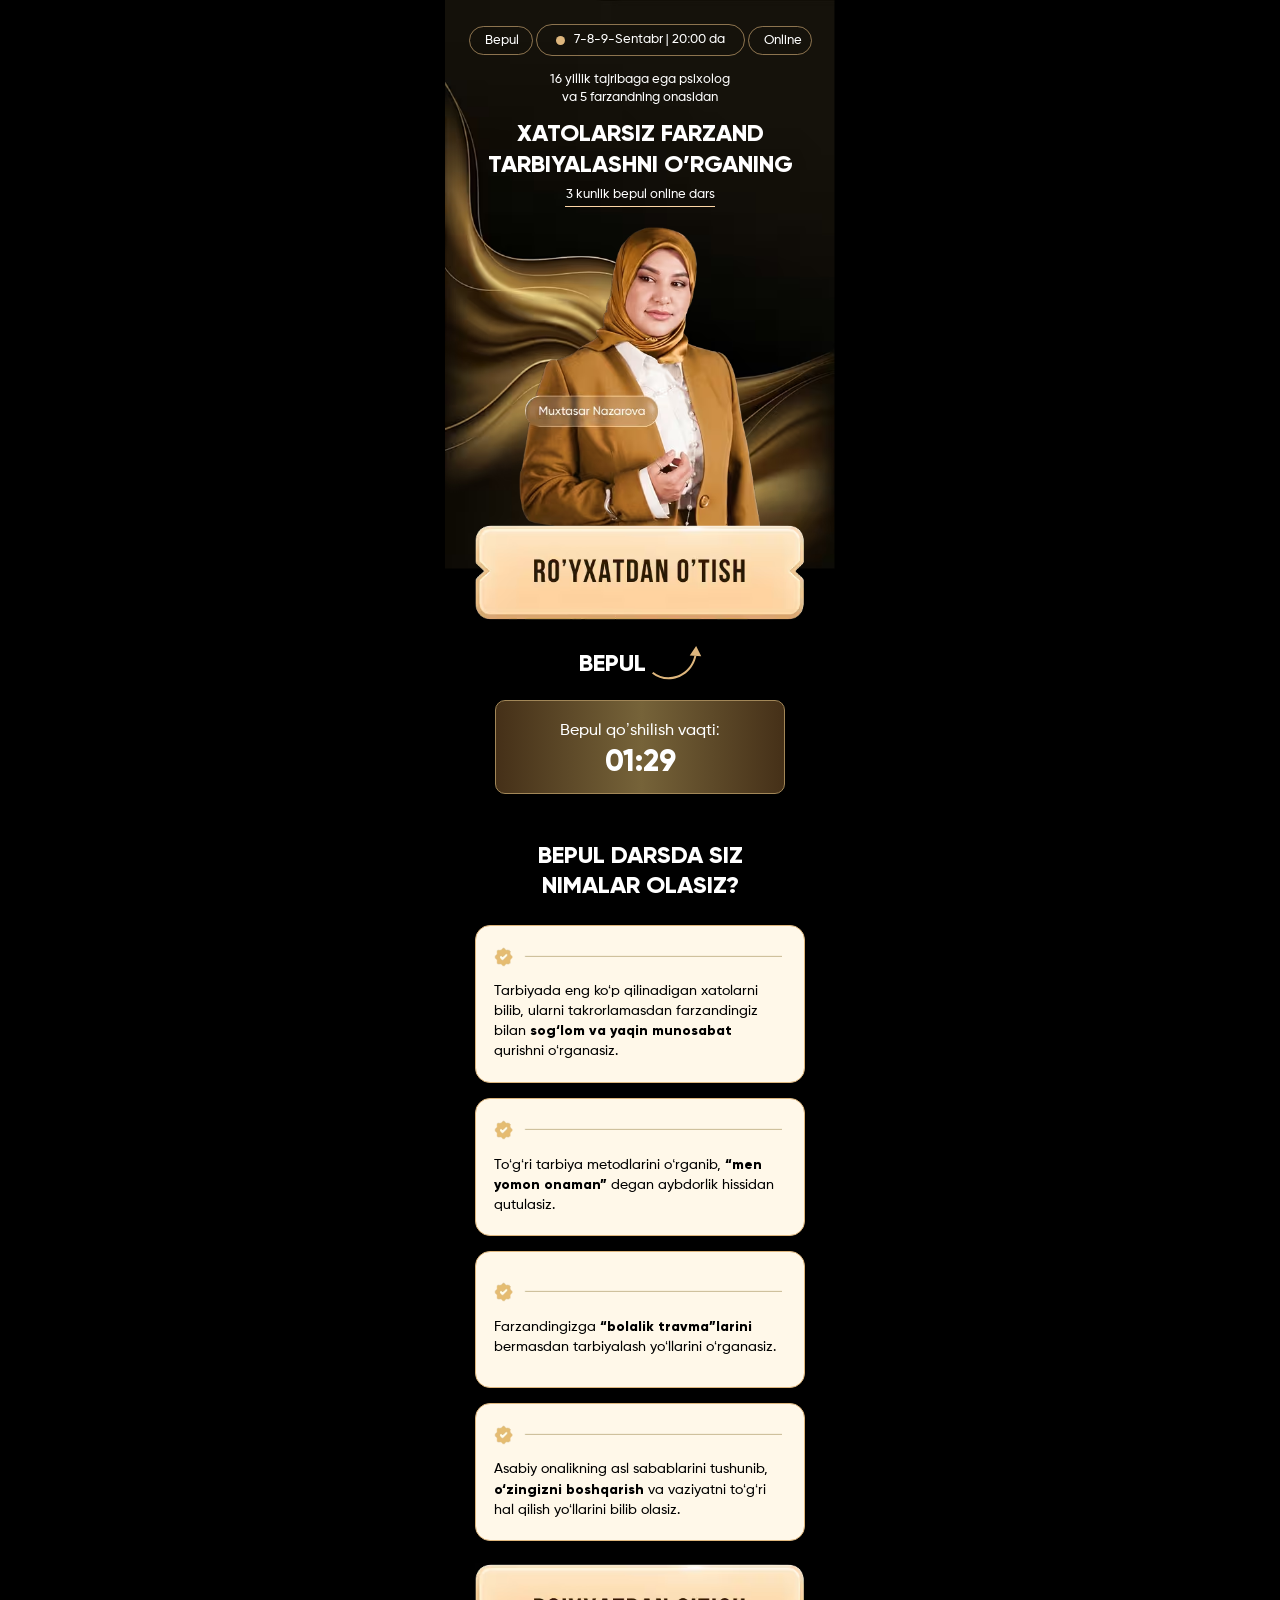
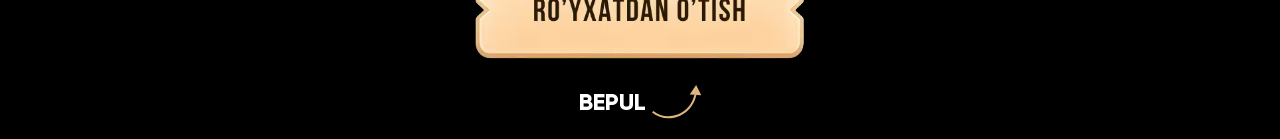
<file: index.html>
<!DOCTYPE html>
<html lang="uz">

<head>
    <meta charset="UTF-8">
    <meta name="viewport" content="width=device-width, initial-scale=1.0">
    <title>Muxtasar Nazarova</title>

    <style>
 *{margin:0;padding:0;box-sizing:border-box}html, body{overflow-x:hidden}body{color:white;background-color:#000000}.hero{padding-top:24px;padding-bottom:23px}.hero__content{max-width:390px;margin:0 auto;padding:0 10px;position:relative}.hero__badge-wrapper{color:white;display:flex;margin-bottom:15px;align-items:center;justify-content:center;gap:3px}.hero__badge{border:1px solid #DEB67D99;max-width:64px;width:100%;border-radius:100px;padding:7px 14px 7px 15px;font-family:Gilroy, sans-serif;font-weight:500;font-size:clamp(11.2px, 3.6vw, 13px);line-height:100%}.hero__schedule{display:flex;align-items:center;justify-content:center;gap:9px;border:1px solid #DEB67D99;padding:6px 18px 6px 19px;font-family:Gilroy, sans-serif;font-weight:500;font-size:13px;line-height:100%;border-radius:100px}.hero__schedule-icon{background-color:#DEB67D;width:9px;height:9px;border-radius:100%}.hero__schedule-text{font-family:Gilroy, sans-serif;font-weight:500;font-size:clamp(11.2px, 3.6vw, 13px);line-height:140%;text-align:center}.hero__author-info{font-family:Gilroy, sans-serif;font-weight:500;font-size:13px;line-height:140%;text-align:center;margin-bottom:9px}.hero__title{font-family:Gilroy, sans-serif;font-weight:800;font-size:clamp(21px, 6.4vw, 24px);line-height:130%;text-align:center;text-transform:uppercase;margin-bottom:7px;color:white}.hero__subtitle{font-family:Gilroy, sans-serif;font-weight:500;font-size:13px;line-height:140%;text-align:center;margin-bottom:20px;color:white;border-bottom:1px solid #FED6A6;max-width:150px;width:100%;padding-bottom:2px;margin-left:auto;margin-right:auto}.hero__bg-img{position:absolute;left:50%;transform:translateX(-50%);max-width:390px;width:100%;top:0;z-index:-1}.hero__media{max-width:390px;margin:0 auto;padding:0 10px;position:relative}.hero__speaker-img{max-width:243px;width:100%;margin-left:auto;margin-right:auto;margin-bottom:-8px;display:flex}.hero__cta-btn{background-color:transparent;max-width:330px;cursor:pointer;width:100%;border:none;margin:0 auto 23px;display:flex}.hero__cta-btn img{max-width:330px;width:100%}.hero__label{display:flex;align-items:center;justify-content:center;gap:6px;margin-bottom:20px}.hero__label-text{font-family:Gilroy, sans-serif;font-weight:800;font-size:24px;line-height:100%;text-align:center}.hero__timer{background:linear-gradient(90deg, #453018 0%, #766339 50.48%, #453018 100%);border:1px solid #A28758;border-radius:10px;max-width:290px;width:100%;display:flex;flex-direction:column;align-items:center;gap:7px;margin:0 auto 23px;justify-content:center;padding:22px 0 17px 0}.hero__timer-label{font-family:Gilroy, sans-serif;font-weight:500;font-size:16px;line-height:100%;text-align:center}.hero__timer-clock{font-family:Gilroy, sans-serif;font-weight:800;font-size:30px;line-height:100%}.benefits__container{max-width:390px;display:flex;flex-direction:column;align-items:center;justify-content:center;margin:0 auto;padding:0 10px}.benefits__title{font-family:Gilroy, sans-serif;font-weight:800;font-size:24px;line-height:30px;text-align:center;text-transform:uppercase;margin-bottom:25px}.benefits__list{display:flex;flex-direction:column;gap:15px;padding-bottom:22px}.benefits__item{background-color:#FFF8E9;list-style:none;border-radius:15px;border:1px solid #DEB67D;max-width:330px;display:flex;flex-direction:column;margin:auto;gap:15px;width:100%;padding:21px 24px 20px 18px}.benefits__item:nth-child(3){padding:30px 4px 30px 18px}.benefits__text{color:#000;font-family:Gilroy, sans-serif;font-weight:500;font-size:14px;line-height:140%}@media (max-width:340px){.hero__schedule{padding:6px 8px 6px 9px}.benefits__item{padding:21px 4px 20px 8px}}
    </style>
    <!-- Meta Pixel Code -->
<script>
!function(f,b,e,v,n,t,s)
{if(f.fbq)return;n=f.fbq=function(){n.callMethod?
n.callMethod.apply(n,arguments):n.queue.push(arguments)};
if(!f._fbq)f._fbq=n;n.push=n;n.loaded=!0;n.version='2.0';
n.queue=[];t=b.createElement(e);t.async=!0;
t.src=v;s=b.getElementsByTagName(e)[0];
s.parentNode.insertBefore(t,s)}(window, document,'script',
'https://connect.facebook.net/en_US/fbevents.js');
fbq('init', '1619109769587443');
fbq('track', 'PageView');
</script>
<noscript><img height="1" width="1" style="display:none"
src="https://www.facebook.com/tr?id=1619109769587443&ev=PageView&noscript=1"
/></noscript>
<!-- End Meta Pixel Code -->
    <link rel="preload" as="style" href="/css/main.css" onload="this.onload=null;this.rel='stylesheet'">
    <noscript>
        <link rel="stylesheet" href="/css/main.css">
    </noscript>
</head>

<body>
    <section class="hero">
        <div class="hero__content">
            <div class="hero__badge-wrapper">
                <p class="hero__badge">Bepul</p>
                <div class="hero__schedule">
                    <span class="hero__schedule-icon"></span>
                    <p class="hero__schedule-text">7-8-9-Sentabr | 20:00 da</p>
                </div>
                <p class="hero__badge hero__badge--format">Online</p>
            </div>

            <p class="hero__author-info">16 yillik tajribaga ega psixolog <br> va 5 farzandning onasidan</p>

            <h1 class="hero__title">
                Xatolarsiz farzand <br> tarbiyalashni o’rganing
            </h1>

            <p class="hero__subtitle">3 kunlik bepul online dars</p>
        </div>

        <img class="hero__bg-img" src="./images/bg.avif" loading="lazy" decoding="async" width="375" height="569"
            alt="bg">

        <div class="hero__media">
            <img class="hero__speaker-img" src="./images/speaker.avif" loading="lazy" decoding="async" width="243"
                height="305" alt="speaker">

            <button class="hero__cta-btn registerBtn" type="button">
                <img class="hero__btn-img" src="./images/btn.avif" loading="lazy" decoding="async" width="330"
                    height="99" alt="btn">
            </button>

            <div class="hero__label">
                <p class="hero__label-text">BEPUL</p>
                <svg class="hero__label-arrow" width="50" height="34" viewBox="0 0 50 34" fill="none"
                    xmlns="http://www.w3.org/2000/svg">
                    <path
                        d="M44.1342 -2.23981e-05L49.2505 10.3516L37.7275 9.60665L44.1342 -2.23981e-05ZM0.641741 26.6849L1.28348 25.918C14.5548 37.0231 38.4475 30.3843 42.5711 8.79531L43.5534 8.98292L44.5356 9.17053C40.1328 32.2213 14.4701 39.5601 -1.50696e-06 27.4518L0.641741 26.6849Z"
                        fill="#DEB67D" />
                </svg>
            </div>

            <div class="hero__timer">
                <p class="hero__timer-label">Bepul qo’shilish vaqti:</p>
                <p class="hero__timer-clock" id="timer">01:30</p>
            </div>
        </div>
    </section>

    <section class="benefits">
        <div class="benefits__container">
            <h2 class="benefits__title">Bepul darsda siz <br> nimalar olasiz?</h2>

            <ul class="benefits__list">
                <li class="benefits__item">
                    <img class="benefits__icon" src="./images/verfiy.avif" loading="lazy" decoding="async" width="288"
                        height="20" alt="check icon">
                    <p class="benefits__text">
                        Tarbiyada eng ko‘p qilinadigan xatolarni <br> bilib, ularni takrorlamasdan farzandingiz <br>
                        bilan <b class="benefits__highlight">sog‘lom va yaqin munosabat</b> <br> qurishni o‘rganasiz.
                    </p>
                </li>
                <li class="benefits__item">
                    <img class="benefits__icon" src="./images/verfiy.avif" loading="lazy" decoding="async" width="288"
                        height="20" alt="check icon">
                    <p class="benefits__text">
                        To‘g‘ri tarbiya metodlarini o‘rganib, <b class="benefits__highlight">“men <br> yomon onaman”</b>
                        degan aybdorlik hissidan <br> qutulasiz.
                    </p>
                </li>
                <li class="benefits__item">
                    <img class="benefits__icon" src="./images/verfiy.avif" loading="lazy" decoding="async" width="288"
                        height="20" alt="check icon">
                    <p class="benefits__text">
                        Farzandingizga <b class="benefits__highlight">“bolalik travma”larini</b> <br> bermasdan
                        tarbiyalash yo‘llarini o‘rganasiz.
                    </p>
                </li>
                <li class="benefits__item">
                    <img class="benefits__icon" src="./images/verfiy.avif" loading="lazy" decoding="async" width="288"
                        height="20" alt="check icon">
                    <p class="benefits__text">
                        Asabiy onalikning asl sabablarini tushunib, <br> <b class="benefits__highlight">o‘zingizni
                            boshqarish</b> va vaziyatni to‘g‘ri <br> hal qilish yo‘llarini bilib olasiz.
                    </p>
                </li>
            </ul>

            <button class="hero__cta-btn registerBtn" type="button">
                <img class="hero__btn-img" src="./images/btn.avif" loading="lazy" decoding="async" width="330"
                    height="99" alt="btn">
            </button>

            <div class="hero__label">
                <p class="hero__label-text">BEPUL</p>
                <svg class="hero__label-arrow" width="50" height="34" viewBox="0 0 50 34" fill="none"
                    xmlns="http://www.w3.org/2000/svg">
                    <path
                        d="M44.1342 -2.23981e-05L49.2505 10.3516L37.7275 9.60665L44.1342 -2.23981e-05ZM0.641741 26.6849L1.28348 25.918C14.5548 37.0231 38.4475 30.3843 42.5711 8.79531L43.5534 8.98292L44.5356 9.17053C40.1328 32.2213 14.4701 39.5601 -1.50696e-06 27.4518L0.641741 26.6849Z"
                        fill="#DEB67D" />
                </svg>
            </div>
        </div>
    </section>

    <!-- Modal -->
    <div id="registrationModal" class="homeModal" style="display: none">
        <div class="homeModalOverlay"></div>
        <div class="homeFormContainer">
            <button class="closeButton" id="closeModalBtn">
                <svg xmlns="http://www.w3.org/2000/svg" width="16" height="16" viewBox="0 0 12 12" fill="none">
                    <path d="M1 11L11 1M1 1.00001L11 11" stroke="currentColor" stroke-width="1.5"
                        stroke-linecap="round" />
                </svg>
            </button>
            <div class="homeFormTop">
                <h1 class="homeFormTopTitle">
                    Ro'yxatdan o'tish uchun ma'lumotlaringizni kiriting!
                </h1>
            </div>
            <form id="registrationForm" name="contact-form">
                <!-- ISM -->
                <div class="HomeFormRow">
                    <label class="HomeFormRowLabel" for="name">Ismingiz:</label>
                    <input class="HomeFormRowInput" type="text" id="name" name="name" placeholder="Ismingizni kiriting"
                        autocomplete="name" />
                    <p class="homeFormErrorText" id="nameError" style="display: none">
                        ❌ Ismingizni kiriting!
                    </p>
                </div>

                <!-- TELEFON -->
                <div class="HomeFormRow">
                    <label class="HomeFormRowLabel" for="phone">Telefon raqamingiz:</label>

                    <div class="phone-input-container">
                        <!-- LEFT: country -->
                        <button type="button" class="selected-country" id="selectedCountry">
                            <span class="selected-flag" id="selectedCountryFlag">🇺🇿</span>

                            <svg id="dropdownIcon" xmlns="http://www.w3.org/2000/svg" width="16" height="16"
                                viewBox="0 0 24 24" fill="none" stroke="currentColor" stroke-width="2"
                                stroke-linecap="round" stroke-linejoin="round">
                                <polyline points="6 9 12 15 18 9"></polyline>
                            </svg>
                            <span class="selected-code" id="selectedCountryCodeText">+998</span>
                        </button>

                        <!-- dropdown -->
                        <div class="country-dropdown" id="countryDropdown" style="display:none"></div>

                        <!-- RIGHT: phone input (number span inside) -->
                        <div class="phone-field">
                            <input class="HomeFormRowInput phone-input" type="tel" id="phone" name="phone"
                                inputmode="numeric" placeholder="00 0000 00 00" autocomplete="tel"
                                style="border: none; background-color: transparent;padding-left: 5px;" />
                        </div>
                    </div>

                    <p class="homeFormErrorText" id="phoneError" style="display:none">
                        ❌ Telefon raqam mos emas!
                    </p>
                </div>


                <button type="submit" class="HomeFormBtn" id="submitBtn">
                    DAVOM ETISH
                </button>
            </form>

        </div>
    </div>

    <script defer src="/js/phoneFormatter.js"></script>
    <script defer src="/js/app.js"></script>
</body>

</html>
</file>
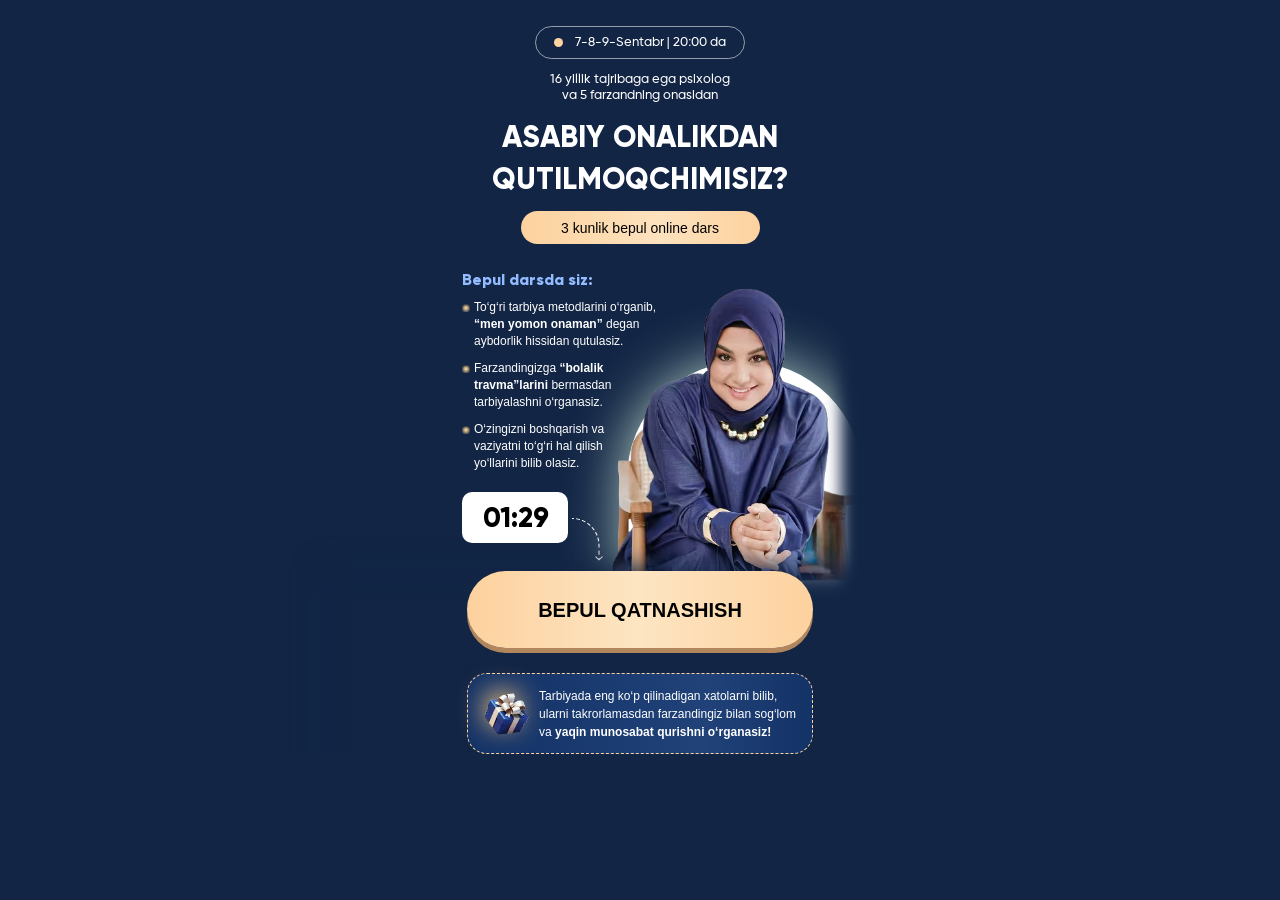
<file: a/index.html>
<!DOCTYPE html>
<html lang="uz">

<head>
  <meta charset="UTF-8" />
  <meta name="viewport" content="width=device-width, initial-scale=1.0" />
  <title>Muxtasar Nazarova</title>

  <style>
body{font-family:Gilroy, sans-serif;background-color:#122545}.date__container, .date__top{display:flex;align-items:center}.center, .container, .date, .date__inner-list, .date__inner-text{position:relative}.date__inner{width:100%;position:relative;z-index:30}*{margin:0;padding:0;box-sizing:border-box}li, ul{list-style:none;text-decoration:none}.container{max-width:400px;width:100%;margin:0 auto;padding:0 10px}.date{color:#fff;overflow:hidden;display:flex;align-items:center;justify-content:center}.date__top-left{display:flex;align-items:center;padding:7px 17.13px;border:1px solid #ffffff8c;border-radius:50px}.date__top-left-dot{background-color:#FDD3A1;width:9px;height:9px;border-radius:50%;margin-right:12px}.date__top-left-title{font-weight:500;font-size:13px}.date__inner-title{position:relative;z-index:31;font-weight:800;font-size:clamp(28px, 8.7vw, 30px);text-transform:uppercase;line-height:140%;margin-bottom:11px}.center{padding-top:28px}.date__inner-info{max-width:239px;justify-content:center;width:100%;margin-left:auto;margin-right:auto;display:flex;align-items:center;border-radius:30px;gap:9px;padding:8px 0 7px 0;background:linear-gradient(90deg, #FDD29F 0%, #FDE2BE 58.17%, #FDD29F 99.99%);position:relative;z-index:30}.date__bottom-btn{font-weight:800;font-size:20px;border:none;cursor:pointer;border-radius:100px;background:linear-gradient(90deg, #FDD19E 0%, #FDE5C3 49.52%, #FDD19E 100%);box-shadow:0px 5px 0px 0px #B1865D;color:#000000;width:100%;display:flex;align-items:center;justify-content:center;text-transform:uppercase;position:relative;margin-right:30px;padding:28px 0 26px;max-width:346px;z-index:30;margin-left:auto;margin-right:auto}.flex{display:flex;align-items:center;gap:54px;margin-bottom:25px}.date__timer{background-color:#fff;color:#000;padding:8px 7px 8px 9px;display:flex;align-items:center;justify-content:center;font-size:28px;width:106px;font-weight:700;border-radius:10px;position:relative;z-index:30}.date__inner-text{font-weight:500;font-size:13px;z-index:20;margin-bottom:12px}.flex{flex-direction:column-reverse;align-items:start;gap:28px}.date{padding-top:26px;text-align:center}.date__container{flex-direction:column;max-width:376px;padding-left:10px;padding-right:10px}.date__top{flex-direction:column;margin-bottom:13px}.date__inner-list{text-align:start;margin-bottom:20px;max-width:199px;width:100%;z-index:30;position:relative}.date__inner-item{font-size:12px;line-height:17px;font-weight:500;font-family:sans-serif;display:flex;align-items:start;gap:4px}.date__inner-item svg{margin-top:5px;flex-shrink:0}.date__inner-item:nth-child(2){margin-bottom:10px}.date__inner-item:nth-child(3){margin-bottom:10px}.date__inner-list-title{font-family:Gilroy, sans-serif;font-size:16px;line-height:16px;margin-bottom:11px;font-weight:800;color:#93BBFF}.gradient{background:#122545;filter:blur(13.416369438171387px);width:200%;left:-40%;height:254px;position:absolute;bottom:-173px;z-index:20}.gradient-right{left:42%;bottom:-149px;transform:rotate(-90deg);filter:blur(7.416369438171387px)}.expert__img{position:absolute;top:38px;width:322px;height:299px;right:-77px;object-fit:contain;object-position:top;margin-left:auto;margin-right:auto;z-index:20}.date__inner-info-text{margin-bottom:0px;text-align:center;font-size:14px;font-weight:500;line-height:18px;font-family:sans-serif;color:#000 !important}.date__speaker-bg{background:var(--color-red-43, #FFFFFF);border-radius:3000px;height:311px;width:236px;box-shadow:0px 4px 60px 0px #C8E4D2;position:absolute;top:117px;left:165px}@media screen and (max-width:365px){.date__top-left-title{font-size:11px}}.bonus_sec{position:relative;z-index:30;display:flex;align-items:center;gap:10px;background:linear-gradient(92.38deg, #133266 0.55%, #204279 69.03%, #133266 100%);padding:13px 16px 12px 17px;border:1px dashed #FDD2A0;border-radius:20px;max-width:fit-content;width:100%;margin:0 auto;text-align:left;color:#fff}.bonus_sec-text{margin:0;font-size:clamp(9.8px, 3vw, 12px);line-height:1.5;color:#fff}.gift__img{display:block;transform:rotate(12deg);width:44px;height:45px;object-fit:cover;position:relative}.bonus_sec::before{content:"";width:34px;height:34px;background-color:#DCB379;filter:blur(13px);position:absolute;top:18px;left:17px}.registerBtn{cursor:pointer}.timer__box{display:flex;align-items:center;position:relative}.timer__box svg{position:absolute;top:50%;right:-35px}@media (max-width:340px){.gradient-right{left:40%}}
  </style>
  <!-- Meta Pixel Code -->
<script>
!function(f,b,e,v,n,t,s)
{if(f.fbq)return;n=f.fbq=function(){n.callMethod?
n.callMethod.apply(n,arguments):n.queue.push(arguments)};
if(!f._fbq)f._fbq=n;n.push=n;n.loaded=!0;n.version='2.0';
n.queue=[];t=b.createElement(e);t.async=!0;
t.src=v;s=b.getElementsByTagName(e)[0];
s.parentNode.insertBefore(t,s)}(window, document,'script',
'https://connect.facebook.net/en_US/fbevents.js');
fbq('init', '1641455687503717');
fbq('track', 'PageView');
</script>
<noscript><img height="1" width="1" style="display:none"
src="https://www.facebook.com/tr?id=1641455687503717&ev=PageView&noscript=1"
/></noscript>
<!-- End Meta Pixel Code -->
  <link rel="preload" href="./css/main.css" as="style" onload="this.rel='stylesheet'" />
  <noscript>
    <link rel="stylesheet" href="./css/main.css" />
  </noscript>
</head>

<body>

  <main>
    <div class="date">
      <div class="container date__container">
        <div class="date__inner">
          <div class="date__top">
            <div class="date__top-left">
              <div class="date__top-left-dot"></div>
              <h4 class="date__top-left-title">7-8-9-Sentabr | 20:00 da</h4>
            </div>
          </div>
          <p class="date__inner-text">16 yillik tajribaga ega psixolog <br> va 5 farzandning onasidan</p>
          <h1 class="date__inner-title">
            Asabiy onalikdan <br> qutilmoqchimisiz?
          </h1>
          <div class="date__inner-info">
            <p class="date__inner-info-text">
              3 kunlik bepul online dars
            </p>
          </div>
          <div class="center">
            <ul class="date__inner-list">
              <h2 class="date__inner-list-title">Bepul darsda siz:</h2>
              <li class="date__inner-item">
                <svg width="8" height="8" viewBox="0 0 8 8" fill="none" xmlns="http://www.w3.org/2000/svg">
                  <circle cx="4.00011" cy="4.00012" r="3.11111" fill="url(#paint0_radial_188_291)" />
                  <circle cx="4" cy="4" r="3.82222" stroke="url(#paint1_linear_188_291)" stroke-width="0.355556" />
                  <defs>
                    <radialGradient id="paint0_radial_188_291" cx="0" cy="0" r="1" gradientUnits="userSpaceOnUse"
                      gradientTransform="translate(4.00011 4.00012) rotate(90) scale(3.11111)">
                      <stop stop-color="#FCE6BB" />
                      <stop offset="1" stop-color="#897353" />
                    </radialGradient>
                    <linearGradient id="paint1_linear_188_291" x1="4" y1="0" x2="4" y2="8"
                      gradientUnits="userSpaceOnUse">
                      <stop stop-color="#897353" />
                      <stop offset="1" stop-color="#FDE8BF" />
                    </linearGradient>
                  </defs>
                </svg>

                <p>
                  To‘g‘ri tarbiya metodlarini o‘rganib, <br> <b>“men yomon onaman”</b> degan <br> aybdorlik hissidan
                  qutulasiz.
                </p>
              </li>
              <li class="date__inner-item">
                <svg width="8" height="8" viewBox="0 0 8 8" fill="none" xmlns="http://www.w3.org/2000/svg">
                  <circle cx="4.00011" cy="4.00012" r="3.11111" fill="url(#paint0_radial_188_291)" />
                  <circle cx="4" cy="4" r="3.82222" stroke="url(#paint1_linear_188_291)" stroke-width="0.355556" />
                  <defs>
                    <radialGradient id="paint0_radial_188_291" cx="0" cy="0" r="1" gradientUnits="userSpaceOnUse"
                      gradientTransform="translate(4.00011 4.00012) rotate(90) scale(3.11111)">
                      <stop stop-color="#FCE6BB" />
                      <stop offset="1" stop-color="#897353" />
                    </radialGradient>
                    <linearGradient id="paint1_linear_188_291" x1="4" y1="0" x2="4" y2="8"
                      gradientUnits="userSpaceOnUse">
                      <stop stop-color="#897353" />
                      <stop offset="1" stop-color="#FDE8BF" />
                    </linearGradient>
                  </defs>
                </svg>
                <p>
                  Farzandingizga <b>“bolalik <br> travma”larini</b> bermasdan <br> tarbiyalashni o‘rganasiz.
                </p>
              </li>
              <li class="date__inner-item">
                <svg width="8" height="8" viewBox="0 0 8 8" fill="none" xmlns="http://www.w3.org/2000/svg">
                  <circle cx="4.00011" cy="4.00012" r="3.11111" fill="url(#paint0_radial_188_291)" />
                  <circle cx="4" cy="4" r="3.82222" stroke="url(#paint1_linear_188_291)" stroke-width="0.355556" />
                  <defs>
                    <radialGradient id="paint0_radial_188_291" cx="0" cy="0" r="1" gradientUnits="userSpaceOnUse"
                      gradientTransform="translate(4.00011 4.00012) rotate(90) scale(3.11111)">
                      <stop stop-color="#FCE6BB" />
                      <stop offset="1" stop-color="#897353" />
                    </radialGradient>
                    <linearGradient id="paint1_linear_188_291" x1="4" y1="0" x2="4" y2="8"
                      gradientUnits="userSpaceOnUse">
                      <stop stop-color="#897353" />
                      <stop offset="1" stop-color="#FDE8BF" />
                    </linearGradient>
                  </defs>
                </svg>
                <p>
                  O‘zingizni boshqarish va <br> vaziyatni to‘g‘ri hal qilish <br> yo‘llarini bilib olasiz.
                </p>
              </li>
            </ul>

            <img src="./images/speaker.avif" alt="Speaker rasmi" loading="lazy" decoding="async"
              class="expert__img blur-up speakerImg" width="262" height="289">
            <div class="date__speaker-bg"></div>
            <div class="flex">
              <button type="button" class="date__bottom-btn registerBtn">BEPUL QATNASHISH</button>
              <div class="timer__box">
                <div class="date__timer timer" id="timer">01:30</div>
                <svg width="31" height="43" viewBox="0 0 31 43" fill="none" xmlns="http://www.w3.org/2000/svg">
                  <path
                    d="M26.66 42.3149C26.8553 42.5101 27.1719 42.5102 27.3671 42.3149L30.5492 39.133C30.7445 38.9378 30.7445 38.6212 30.5492 38.4259C30.354 38.2306 30.0374 38.2306 29.8421 38.4259L27.0136 41.2542L24.1853 38.4257C23.99 38.2305 23.6734 38.2304 23.4781 38.4257C23.2829 38.621 23.2829 38.9375 23.4781 39.1328L26.66 42.3149ZM27.014 27.475L27.514 27.475L27.014 27.475ZM1.48858 1.03894C1.76432 1.0538 1.9999 0.842318 2.01476 0.566575C2.02963 0.290833 1.81814 0.0552519 1.5424 0.0403908L1.51549 0.539666L1.48858 1.03894ZM4.6086 0.378193C4.33625 0.332602 4.07851 0.516427 4.03291 0.78878C3.98732 1.06113 4.17115 1.31888 4.4435 1.36447L4.52605 0.871331L4.6086 0.378193ZM7.34189 2.01968C7.60737 2.0957 7.8842 1.94211 7.96021 1.67663C8.03623 1.41116 7.88264 1.13433 7.61717 1.05831L7.47953 1.539L7.34189 2.01968ZM10.5293 2.07361C10.2741 1.9681 9.98173 2.08945 9.87623 2.34465C9.77072 2.59984 9.89207 2.89224 10.1473 2.99774L10.3383 2.53568L10.5293 2.07361ZM12.8251 4.28622C13.0668 4.41977 13.371 4.33211 13.5045 4.09041C13.6381 3.84872 13.5504 3.54451 13.3087 3.41096L13.0669 3.84859L12.8251 4.28622ZM15.9203 5.05188C15.6951 4.89209 15.3829 4.94513 15.2232 5.17034C15.0634 5.39556 15.1164 5.70766 15.3416 5.86746L15.6309 5.45967L15.9203 5.05188ZM17.6657 7.72009C17.8716 7.904 18.1877 7.88612 18.3716 7.68014C18.5556 7.47416 18.5377 7.15808 18.3317 6.97416L17.9987 7.34712L17.6657 7.72009ZM20.5139 9.15323C20.3296 8.94751 20.0135 8.93007 19.8078 9.11429C19.6021 9.2985 19.5847 9.6146 19.7689 9.82032L20.1414 9.48677L20.5139 9.15323ZM21.6248 12.1417C21.7849 12.3667 22.0971 12.4193 22.3221 12.2592C22.5471 12.0991 22.5997 11.7869 22.4396 11.5619L22.0322 11.8518L21.6248 12.1417ZM24.0842 14.1711C23.9503 13.9296 23.646 13.8424 23.4045 13.9763C23.163 14.1102 23.0757 14.4145 23.2096 14.656L23.6469 14.4136L24.0842 14.1711ZM24.5019 17.332C24.6078 17.587 24.9003 17.708 25.1554 17.6021C25.4104 17.4962 25.5314 17.2037 25.4255 16.9486L24.9637 17.1403L24.5019 17.332ZM26.4449 19.8593C26.3685 19.594 26.0915 19.4408 25.8261 19.5172C25.5607 19.5936 25.4076 19.8706 25.4839 20.136L25.9644 19.9977L26.4449 19.8593ZM26.1433 23.0334C26.1892 23.3057 26.4473 23.4892 26.7195 23.4432C26.9918 23.3972 27.1753 23.1392 27.1293 22.8669L26.6363 22.9502L26.1433 23.0334ZM27.4715 25.9327C27.4562 25.6569 27.2203 25.4458 26.9446 25.461C26.6689 25.4763 26.4577 25.7122 26.473 25.9879L26.9722 25.9603L27.4715 25.9327ZM26.5139 29.2858C26.5139 29.5619 26.7378 29.7858 27.0139 29.7858C27.2901 29.7858 27.5139 29.5619 27.5139 29.2858L27.0139 29.2858L26.5139 29.2858ZM27.5138 32.9074C27.5138 32.6312 27.29 32.4074 27.0139 32.4074C26.7377 32.4074 26.5138 32.6312 26.5138 32.9074L27.0138 32.9074L27.5138 32.9074ZM26.5137 36.5289C26.5137 36.8051 26.7376 37.0289 27.0137 37.029C27.2899 37.029 27.5137 36.8051 27.5137 36.529L27.0137 36.529L26.5137 36.5289ZM27.5136 40.1506C27.5136 39.8744 27.2898 39.6506 27.0136 39.6505C26.7375 39.6505 26.5136 39.8744 26.5136 40.1505L27.0136 40.1505L27.5136 40.1506ZM0.000723284 0.50005L0.00144752 1.00005C0.500537 0.999328 0.996368 1.01241 1.48858 1.03894L1.51549 0.539666L1.5424 0.0403908C1.03179 0.0128714 0.517533 -0.00069876 -9.41606e-07 5.10443e-05L0.000723284 0.50005ZM4.52605 0.871331L4.4435 1.36447C5.42918 1.52947 6.39638 1.74895 7.34189 2.01968L7.47953 1.539L7.61717 1.05831C6.63563 0.777265 5.63166 0.549453 4.6086 0.378193L4.52605 0.871331ZM10.3383 2.53568L10.1473 2.99774C11.0671 3.37801 11.9608 3.80864 12.8251 4.28622L13.0669 3.84859L13.3087 3.41096C12.4118 2.91531 11.4841 2.46833 10.5293 2.07361L10.3383 2.53568ZM15.6309 5.45967L15.3416 5.86746C16.1511 6.44181 16.927 7.06053 17.6657 7.72009L17.9987 7.34712L18.3317 6.97416C17.5653 6.28985 16.7603 5.64786 15.9203 5.05188L15.6309 5.45967ZM20.1414 9.48677L19.7689 9.82032C20.4295 10.5581 21.0493 11.333 21.6248 12.1417L22.0322 11.8518L22.4396 11.5619C21.8424 10.7228 21.1993 9.91866 20.5139 9.15323L20.1414 9.48677ZM23.6469 14.4136L23.2096 14.656C23.6884 15.5196 24.1203 16.4127 24.5019 17.332L24.9637 17.1403L25.4255 16.9486C25.0294 15.9944 24.5811 15.0674 24.0842 14.1711L23.6469 14.4136ZM25.9644 19.9977L25.4839 20.136C25.756 21.0811 25.9769 22.048 26.1433 23.0334L26.6363 22.9502L27.1293 22.8669C26.9566 21.8441 26.7274 20.8405 26.4449 19.8593L25.9644 19.9977ZM26.9722 25.9603L26.473 25.9879C26.5002 26.4801 26.514 26.9759 26.514 27.475L27.014 27.475L27.514 27.475C27.514 26.9575 27.4997 26.4432 27.4715 25.9327L26.9722 25.9603ZM27.014 27.475L26.514 27.475L26.5139 29.2858L27.0139 29.2858L27.5139 29.2858L27.514 27.475L27.014 27.475ZM27.0138 32.9074L26.5138 32.9074L26.5137 36.5289L27.0137 36.529L27.5137 36.529L27.5138 32.9074L27.0138 32.9074ZM27.0136 40.1505L26.5136 40.1505L26.5136 41.9613L27.0136 41.9613L27.5136 41.9614L27.5136 40.1506L27.0136 40.1505Z"
                    fill="white" />
                </svg>
              </div>
            </div>
            <div class="gradient"></div>
            <div class="gradient gradient-right"></div>
          </div>
        </div>

        <button class="bonus_sec registerBtn" style="text-decoration:none;color:inherit">
          <img src="./images/gift.avif" alt="gift" width="67" height="58" loading="lazy" class="gift__img">
          <div>
            <p class="bonus_sec-text">Tarbiyada eng ko‘p qilinadigan xatolarni bilib, <br> ularni takrorlamasdan
              farzandingiz bilan sog‘lom <br> va <b>yaqin munosabat qurishni o‘rganasiz!</b></p>
          </div>
        </button>
      </div>
    </div>
  </main>

  <!-- ============ Modal ============ -->
  <div id="registrationModal" class="homeModal registration-modal" style="display: none">
    <div class="homeModalOverlay registration-modal__overlay"></div>
    <div class="homeFormContainer registration-modal__container">
      <button class="closeButton registration-modal__close-button" id="closeModalBtn">
        <svg xmlns="http://www.w3.org/2000/svg" width="16" height="16" viewBox="0 0 12 12" fill="none">
          <path d="M1 11L11 1M1 1.00001L11 11" stroke="currentColor" stroke-width="1.5" stroke-linecap="round" />
        </svg>
      </button>
      <div class="homeFormTop registration-modal__top">
        <h1 class="homeFormTopTitle registration-modal__title">
          Ro'yxatdan o‘tish uchun ma'lumotlaringizni kiriting!
        </h1>
      </div>
      <form class="registration-form" id="registrationForm" name="contact-form" autocomplete="off">
        <!-- ISM -->
        <div class="HomeFormRow registration-form__row">
          <label class="HomeFormRowLabel registration-form__label" for="name">Ismingiz:</label>
          <input class="HomeFormRowInput registration-form__input" type="text" id="name" name="name"
            placeholder="Ismingizni kiriting" autocomplete="off" />
          <p class="homeFormErrorText registration-form__error" id="nameError" style="display: none">
            ❌ Ismingizni kiriting!
          </p>
        </div>

        <!-- TELEFON -->
        <div class="HomeFormRow registration-form__row">
          <label class="HomeFormRowLabel registration-form__label" for="phone">Telefon raqamingiz:</label>

          <div class="phone-input-container registration-form__phone">
            <!-- LEFT: country -->
            <button type="button" class="selected-country registration-form__country-button" id="selectedCountry">
              <span class="selected-flag registration-form__country-flag" id="selectedCountryFlag">🇺🇿</span>

              <svg class="registration-form__country-icon" id="dropdownIcon" xmlns="http://www.w3.org/2000/svg"
                width="16" height="16" viewBox="0 0 24 24" fill="none" stroke="currentColor" stroke-width="2"
                stroke-linecap="round" stroke-linejoin="round">
                <polyline points="6 9 12 15 18 9"></polyline>
              </svg>
              <span class="selected-code registration-form__country-code" id="selectedCountryCodeText">+998</span>
            </button>

            <!-- dropdown -->
            <div class="country-dropdown registration-form__country-dropdown" id="countryDropdown" style="display:none">
            </div>

            <!-- RIGHT: phone input (number span inside) -->
            <div class="phone-field registration-form__phone-field">
              <input class="HomeFormRowInput phone-input registration-form__input registration-form__input--phone"
                type="tel" id="phone" name="phone" inputmode="numeric" placeholder="88 888 88 88" autocomplete="off"
                style="border: none; background-color: transparent;padding-left: 5px;" />
            </div>
          </div>

          <p class="homeFormErrorText registration-form__error" id="phoneError" style="display:none">
            ❌ Telefon raqam mos emas!
          </p>
        </div>


        <button type="submit" class="HomeFormBtn registration-form__submit" id="submitBtn">
          DAVOM ETISH
        </button>
      </form>

    </div>
  </div>

  <script defer src="/js/phoneFormatter.js"></script>
  <script defer src="/js/app.js"></script>
</body>

</html>
</file>
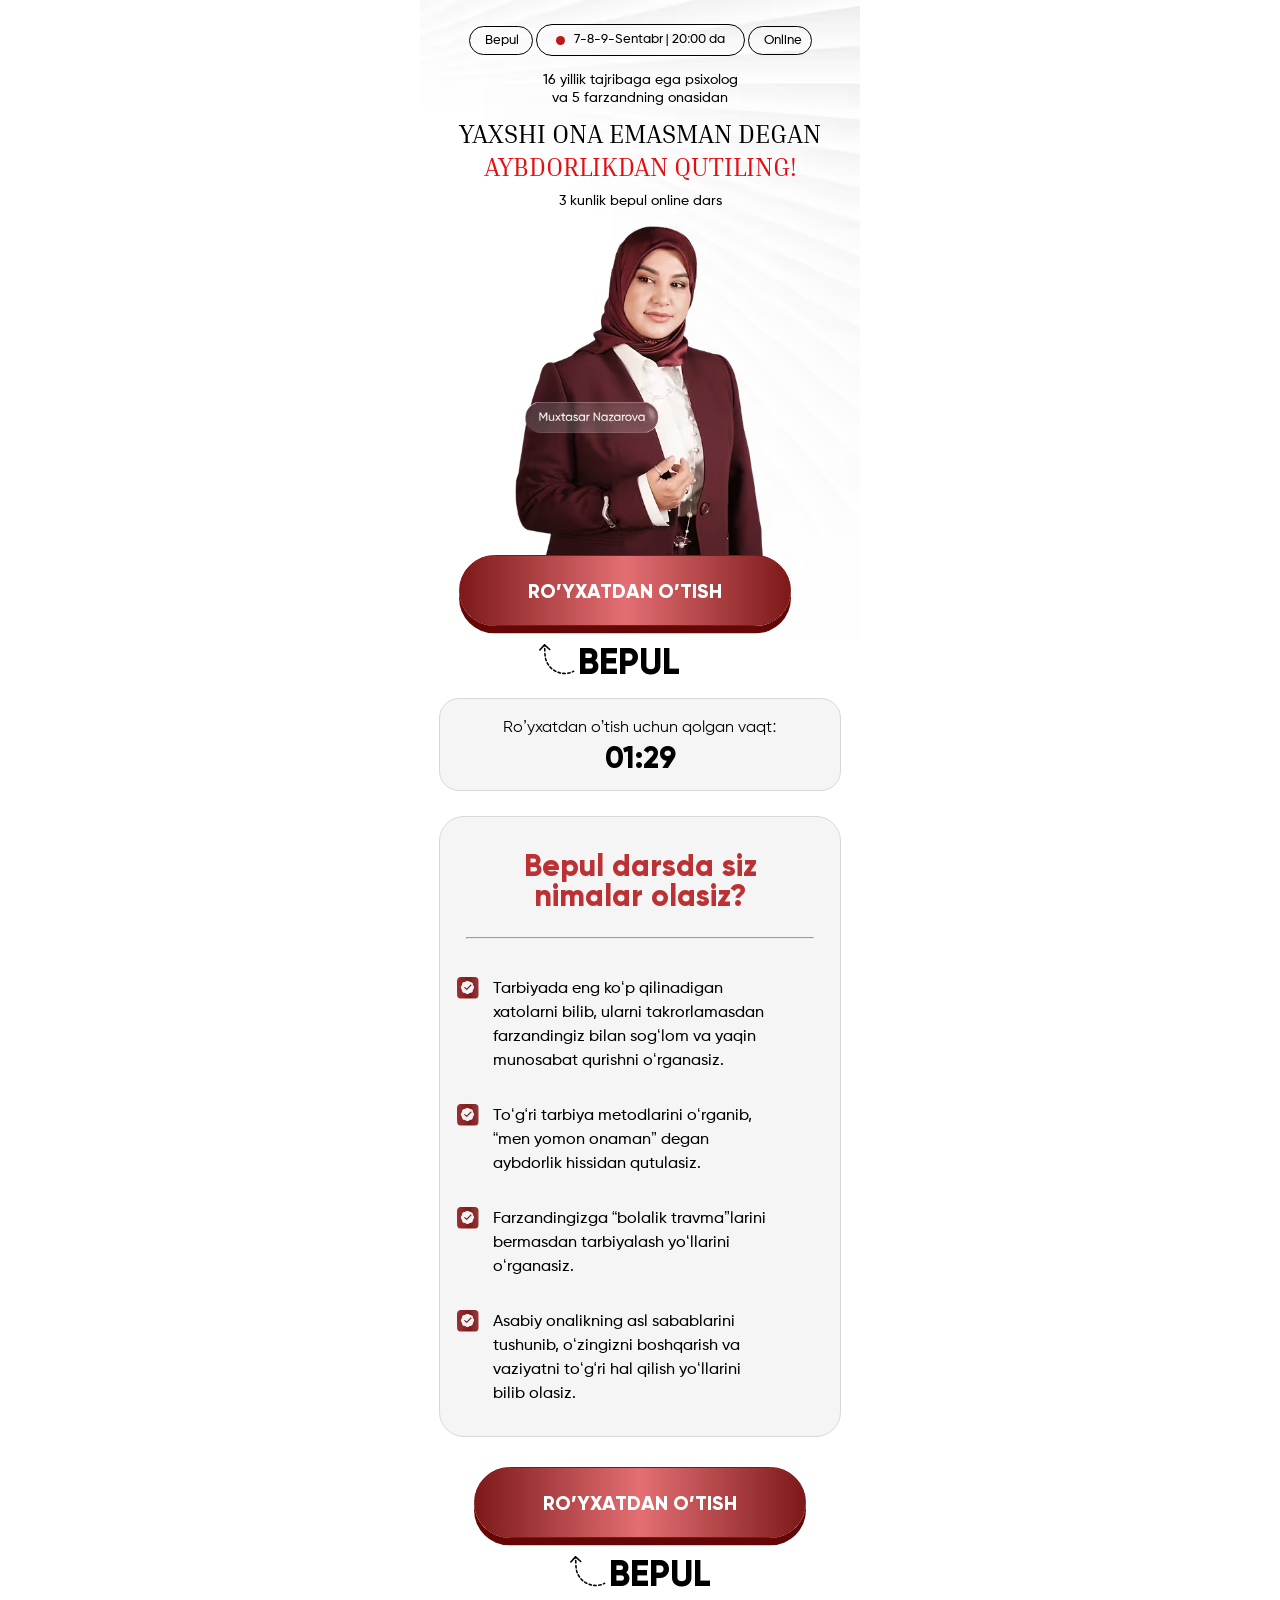
<file: b/index.html>
<!DOCTYPE html>
<html lang="en">

<head>
    <meta charset="UTF-8">
    <meta name="viewport" content="width=device-width, initial-scale=1.0">
    <title>Muxtasar Nazarova</title>

    <style>
    *{margin:0;padding:0;box-sizing:border-box}.hero{padding-top:24px}.hero__container{max-width:440px;margin:0 auto;padding:0 10px;display:flex;flex-direction:column;align-items:center;justify-content:center;position:relative}.hero__badge-wrapper{display:flex;margin-bottom:15px;align-items:center;justify-content:center;gap:3px}.hero__badge{border:1px solid #000000;max-width:64px;width:100%;border-radius:100px;padding:7px 14px 7px 15px;font-family:Gilroy, sans-serif;font-weight:500;font-size:clamp(11.2px, 3.6vw, 13px);line-height:100%}.hero__schedule{display:flex;align-items:center;justify-content:center;gap:9px;border:1px solid #000000;padding:6px 18px 6px 19px;font-family:Gilroy, sans-serif;font-weight:500;font-size:13px;line-height:100%;border-radius:100px}.hero__schedule-icon{background-color:#BB1818;width:9px;height:9px;border-radius:100%}.hero__schedule-text{font-family:Gilroy, sans-serif;font-weight:500;font-size:clamp(11.2px, 3.6vw, 13px);line-height:140%;color:#000;text-align:center}.hero__author-info{font-family:Gilroy, sans-serif;font-weight:500;font-size:14px;line-height:130%;text-align:center;margin-bottom:9px}.hero__title{font-family:"Inria Serif" , sans-serif;font-weight:400;font-size:clamp(21.3px, 6.6vw, 26px);line-height:130%;text-align:center;text-transform:uppercase;margin-bottom:8px}.hero__title span{color:#E30F13}.hero__subtitle{font-family:Gilroy, sans-serif;font-weight:500;font-size:14px;line-height:140%;text-align:center;margin-bottom:14px}.hero__image{max-width:clamp(220px, 72vw, 251px);width:100%;margin:0 auto;display:flex;height:auto;margin-bottom:-20px}.hero__button{max-width:332px;width:100%;cursor:pointer;border:0.2px solid #7D1919;max-width:332px;width:100%;border-radius:50px;margin-bottom:18px;padding:25px 0 24px 0;color:white;font-family:Gilroy, sans-serif;font-weight:800;font-size:20px;line-height:100%;text-align:center;text-transform:uppercase;background:linear-gradient(90deg, #7D1919 0%, #E36F73 50%, #7D1919 100%);border:0.2px solid #7D1919;box-shadow:0px 7.37px 0px 0px #650707}.bg{position:absolute;top:0;left:50%;transform:translateX(-50%);z-index:-1;max-width:440px;width:100%}.hero__free{display:flex;gap:3px;align-items:center;margin-left:80px;margin-bottom:18px}.hero__free svg{margin-top:-5px}.hero__free-text{font-family:Gilroy, sans-serif;font-weight:800;font-size:36px;line-height:100%}.hero__timer{border-radius:20px;background-color:#F5F5F5;border:1px solid #D8D8D8;max-width:402px;width:100%;margin-bottom:25px;display:flex;flex-direction:column;align-items:center;justify-content:center;gap:7px;padding:21px 0 17px 0}.hero__timer-text{font-family:Gilroy, sans-serif;font-weight:400;font-size:16px;line-height:100%;text-align:center}.hero__timer-value{font-family:Gilroy, sans-serif;font-weight:800;font-size:30px;line-height:100%}.benefits__container{max-width:440px;margin:0 auto;padding:0 10px}.benefits__box{background-color:#F5F5F5;border:1px solid #D8D8D8;max-width:402px;width:100%;border-radius:25px;margin:0 auto 30px}.benefits__title{font-family:Gilroy, sans-serif;font-weight:800;font-size:30px;line-height:100%;text-align:center;color:#BA3234;margin-bottom:26px;padding-top:34px}.benefits__divider{max-width:348px;margin:0 auto 38px;background:#D8D8D8;width:100%}.benefits__list{list-style:none;display:flex;flex-direction:column;gap:31px;padding-left:17px;padding-bottom:30px}.benefits__item{display:flex;gap:14px}.benefits__text{font-family:Gilroy, sans-serif;font-weight:500;font-size:clamp(14px, 4.5vw, 16px);line-height:150%}@media (max-width:340px){.hero__schedule{gap:4px;padding:6px 8px 6px 9px}.benefits__divider{max-width:260px}}
    </style>
    <!-- Meta Pixel Code -->
<script>
!function(f,b,e,v,n,t,s)
{if(f.fbq)return;n=f.fbq=function(){n.callMethod?
n.callMethod.apply(n,arguments):n.queue.push(arguments)};
if(!f._fbq)f._fbq=n;n.push=n;n.loaded=!0;n.version='2.0';
n.queue=[];t=b.createElement(e);t.async=!0;
t.src=v;s=b.getElementsByTagName(e)[0];
s.parentNode.insertBefore(t,s)}(window, document,'script',
'https://connect.facebook.net/en_US/fbevents.js');
fbq('init', '1726002795300110');
fbq('track', 'PageView');
</script>
<noscript><img height="1" width="1" style="display:none"
src="https://www.facebook.com/tr?id=1726002795300110&ev=PageView&noscript=1"
/></noscript>
<!-- End Meta Pixel Code -->
    <link rel="preload" as="style" href="./css/main.css" onload="this.onload=null;this.rel='stylesheet'">
    <noscript>
        <link rel="stylesheet" href="./css/main.css">
    </noscript>
</head>

<body>
    <section class="hero">
        <div class="hero__container">
            <div class="hero__content">

                <div class="hero__badge-wrapper">
                    <p class="hero__badge">Bepul</p>

                    <div class="hero__schedule">
                        <span class="hero__schedule-icon"></span>
                        <p class="hero__schedule-text">7-8-9-Sentabr | 20:00 da</p>
                    </div>

                    <p class="hero__badge hero__badge--format">Online</p>
                </div>

                <p class="hero__author-info">
                    16 yillik tajribaga ega psixolog <br>
                    va 5 farzandning onasidan
                </p>

                <h1 class="hero__title">
                   Yaxshi ona emasman degan <br> <span>aybdorlikdan qutiling!</span>
                </h1>

                <p class="hero__subtitle">3 kunlik bepul online dars</p>

                <img class="hero__image" src="./images/speaker.avif" loading="lazy" decoding="async" width="251"
                    height="331" alt="speaker">
                <br>

                <button class="hero__button registerBtn">RO’YXATDAN O’TISH</button>

                <div class="hero__free">
                    <svg width="36" height="31" viewBox="0 0 36 31" fill="none" xmlns="http://www.w3.org/2000/svg">
                        <path
                            d="M34.8665 28.0749L35.5683 27.724L34.8665 26.3205L34.1647 26.6714L34.5156 27.3732L34.8665 28.0749ZM6.06109 0.203915C5.74041 -0.0874958 5.2442 -0.0637648 4.95279 0.256922L0.203944 5.48282C-0.0874674 5.80351 -0.0637352 6.29971 0.25695 6.59113C0.577636 6.88254 1.07384 6.85881 1.36525 6.53812L5.58645 1.89288L10.2317 6.11407C10.5524 6.40548 11.0486 6.38175 11.34 6.06107C11.6314 5.74038 11.6077 5.24417 11.287 4.95276L6.06109 0.203915ZM6.0068 10.682L6.79049 10.6445L6.0068 10.682ZM33.0954 27.167C32.697 27.3373 32.5121 27.7984 32.6824 28.1968C32.8528 28.5952 33.3139 28.7802 33.7123 28.6098L33.4039 27.8884L33.0954 27.167ZM31.3159 29.4655C31.7322 29.3452 31.9722 28.9102 31.8519 28.4939C31.7316 28.0777 31.2966 27.8377 30.8803 27.958L31.0981 28.7117L31.3159 29.4655ZM28.5872 28.4676C28.1592 28.5347 27.8666 28.9362 27.9338 29.3643C28.001 29.7924 28.4025 30.0849 28.8305 30.0177L28.7089 29.2427L28.5872 28.4676ZM26.2948 30.2527C26.7279 30.2401 27.0688 29.8788 27.0562 29.4456C27.0437 29.0125 26.6823 28.6716 26.2492 28.6842L26.272 29.4684L26.2948 30.2527ZM23.9022 28.6039C23.471 28.5619 23.0873 28.8774 23.0452 29.3087C23.0031 29.7399 23.3186 30.1236 23.7499 30.1657L23.8261 29.3848L23.9022 28.6039ZM21.2369 29.7605C21.6595 29.856 22.0796 29.5908 22.1751 29.1682C22.2707 28.7455 22.0055 28.3255 21.5828 28.2299L21.4098 28.9952L21.2369 29.7605ZM19.3265 27.5708C18.9189 27.4239 18.4693 27.6352 18.3224 28.0429C18.1755 28.4505 18.3868 28.9001 18.7945 29.047L19.0605 28.3089L19.3265 27.5708ZM16.4588 28.0393C16.8454 28.235 17.3174 28.0802 17.5131 27.6936C17.7088 27.307 17.554 26.835 17.1674 26.6393L16.8131 27.3393L16.4588 28.0393ZM15.1378 25.451C14.7779 25.2096 14.2905 25.3057 14.0492 25.6656C13.8078 26.0254 13.9039 26.5128 14.2637 26.7542L14.7008 26.1026L15.1378 25.451ZM12.2418 25.2106C12.5695 25.4942 13.0649 25.4584 13.3485 25.1308C13.6321 24.8031 13.5963 24.3077 13.2687 24.0241L12.7553 24.6174L12.2418 25.2106ZM11.5896 22.3791C11.2994 22.0573 10.8033 22.0317 10.4815 22.3218C10.1597 22.612 10.134 23.1081 10.4242 23.4299L11.0069 22.9045L11.5896 22.3791ZM8.84086 21.4368C9.08863 21.7923 9.57766 21.8796 9.93315 21.6319C10.2886 21.3841 10.376 20.8951 10.1282 20.5396L9.48454 20.9882L8.84086 21.4368ZM8.90954 18.5322C8.70852 18.1483 8.23437 18.0001 7.85051 18.2011C7.46665 18.4022 7.31843 18.8763 7.51945 19.2602L8.2145 18.8962L8.90954 18.5322ZM6.48319 16.9339C6.63412 17.3401 7.08574 17.547 7.49192 17.3961C7.89811 17.2452 8.10503 16.7935 7.9541 16.3874L7.21865 16.6606L6.48319 16.9339ZM7.2761 14.1383C7.17724 13.7164 6.7551 13.4545 6.33321 13.5534C5.91132 13.6522 5.64945 14.0744 5.7483 14.4963L6.5122 14.3173L7.2761 14.1383ZM5.32161 11.9878C5.36808 12.4186 5.755 12.7302 6.18581 12.6837C6.61663 12.6372 6.9282 12.2503 6.88174 11.8195L6.10168 11.9036L5.32161 11.9878ZM6.73132 9.4073C6.71062 8.97448 6.34297 8.64039 5.91015 8.66109C5.47733 8.68179 5.14324 9.04944 5.16394 9.48226L5.94763 9.44478L6.73132 9.4073ZM5.0456 7.00791C5.0663 7.44074 5.43395 7.77482 5.86677 7.75412C6.29959 7.73342 6.63368 7.36577 6.61298 6.93295L5.82929 6.97044L5.0456 7.00791ZM6.49464 4.45861C6.47394 4.02579 6.10629 3.6917 5.67347 3.7124C5.24065 3.7331 4.90656 4.10075 4.92726 4.53357L5.71095 4.49609L6.49464 4.45861ZM4.80892 2.05922C4.82962 2.49205 5.19727 2.82613 5.6301 2.80543C6.06291 2.78473 6.397 2.41708 6.3763 1.98426L5.59261 2.02175L4.80892 2.05922ZM34.5156 27.3732L34.1647 26.6714C33.8099 26.8489 33.4533 27.014 33.0954 27.167L33.4039 27.8884L33.7123 28.6098C34.0989 28.4445 34.4838 28.2663 34.8665 28.0749L34.5156 27.3732ZM31.0981 28.7117L30.8803 27.958C30.1176 28.1784 29.352 28.3475 28.5872 28.4676L28.7089 29.2427L28.8305 30.0177C29.66 29.8876 30.4898 29.7042 31.3159 29.4655L31.0981 28.7117ZM26.272 29.4684L26.2492 28.6842C25.461 28.7071 24.6774 28.6795 23.9022 28.6039L23.8261 29.3848L23.7499 30.1657C24.5901 30.2476 25.4399 30.2775 26.2948 30.2527L26.272 29.4684ZM21.4098 28.9952L21.5828 28.2299C20.8162 28.0567 20.0627 27.8361 19.3265 27.5708L19.0605 28.3089L18.7945 29.047C19.591 29.3341 20.4067 29.5729 21.2369 29.7605L21.4098 28.9952ZM16.8131 27.3393L17.1674 26.6393C16.4674 26.285 15.7894 25.888 15.1378 25.451L14.7008 26.1026L14.2637 26.7542C14.9685 27.2268 15.7017 27.6561 16.4588 28.0393L16.8131 27.3393ZM12.7553 24.6174L13.2687 24.0241C12.677 23.512 12.1159 22.9628 11.5896 22.3791L11.0069 22.9045L10.4242 23.4299C10.9941 24.0621 11.6016 24.6565 12.2418 25.2106L12.7553 24.6174ZM9.48454 20.9882L10.1282 20.5396C9.68292 19.9006 9.27535 19.2307 8.90954 18.5322L8.2145 18.8962L7.51945 19.2602C7.91621 20.0178 8.35816 20.7442 8.84086 21.4368L9.48454 20.9882ZM7.21865 16.6606L7.9541 16.3874C7.68446 15.6617 7.45723 14.9113 7.2761 14.1383L6.5122 14.3173L5.7483 14.4963C5.94449 15.3336 6.19076 16.1469 6.48319 16.9339L7.21865 16.6606ZM6.10168 11.9036L6.88174 11.8195C6.83999 11.4325 6.80944 11.0407 6.79049 10.6445L6.0068 10.682L5.22311 10.7194C5.24355 11.1468 5.27652 11.5697 5.32161 11.9878L6.10168 11.9036ZM6.0068 10.682L6.79049 10.6445L6.73132 9.4073L5.94763 9.44478L5.16394 9.48226L5.22311 10.7194L6.0068 10.682ZM5.82929 6.97044L6.61298 6.93295L6.49464 4.45861L5.71095 4.49609L4.92726 4.53357L5.0456 7.00791L5.82929 6.97044ZM5.59261 2.02175L6.3763 1.98426L6.31713 0.747094L5.53344 0.784572L4.74976 0.822054L4.80892 2.05922L5.59261 2.02175Z"
                            fill="black" />
                    </svg>

                    <p class="hero__free-text">BEPUL</p>
                </div>
            </div>
            <div class="hero__timer">
                <p class="hero__timer-text">
                    Ro’yxatdan o’tish uchun qolgan vaqt:
                </p>
                <span class="hero__timer-value" id="timer">01:30</span>
            </div>
        </div>
        <img class="bg" src="./images/bg.avif" loading="lazy" decoding="async" width="440" height="709" alt="bg">
    </section>
    <section class="benefits">
        <div class="benefits__container">
            <div class="benefits__box">
                <h2 class="benefits__title">
                    Bepul darsda siz <br>
                    nimalar olasiz?
                </h2>

                <hr class="benefits__divider">

                <ul class="benefits__list">

                    <li class="benefits__item">
                        <img class="benefits__icon" src="./images/verfiy.avif" width="22" height="22" alt="verify">
                        <p class="benefits__text">
                            Tarbiyada eng ko‘p qilinadigan <br>
                            xatolarni bilib, ularni takrorlamasdan <br>
                            farzandingiz bilan sog‘lom va yaqin <br>
                            munosabat qurishni o‘rganasiz.
                        </p>
                    </li>

                    <li class="benefits__item">
                        <img class="benefits__icon" src="./images/verfiy.avif" width="22" height="22" alt="verify">
                        <p class="benefits__text">
                            To‘g‘ri tarbiya metodlarini o‘rganib, <br>
                            “men yomon onaman” degan <br>
                            aybdorlik hissidan qutulasiz.
                        </p>
                    </li>

                    <li class="benefits__item">
                        <img class="benefits__icon" src="./images/verfiy.avif" width="22" height="22" alt="verify">
                        <p class="benefits__text">
                            Farzandingizga “bolalik travma”larini <br>
                            bermasdan tarbiyalash yo‘llarini <br>
                            o‘rganasiz.
                        </p>
                    </li>

                    <li class="benefits__item">
                        <img class="benefits__icon" src="./images/verfiy.avif" width="22" height="22" alt="verify">
                        <p class="benefits__text">
                            Asabiy onalikning asl sabablarini <br>
                            tushunib, o‘zingizni boshqarish va <br>
                            vaziyatni to‘g‘ri hal qilish yo‘llarini <br>
                            bilib olasiz.
                        </p>
                    </li>

                </ul>
            </div>
            <div style="display: flex; flex-direction: column; align-items: center; justify-content: center; ">
                <button class="hero__button registerBtn">RO’YXATDAN O’TISH</button>
                <div class="hero__free" style="margin-left: 0;">
                    <svg width="36" height="31" viewBox="0 0 36 31" fill="none" xmlns="http://www.w3.org/2000/svg">
                        <path
                            d="M34.8665 28.0749L35.5683 27.724L34.8665 26.3205L34.1647 26.6714L34.5156 27.3732L34.8665 28.0749ZM6.06109 0.203915C5.74041 -0.0874958 5.2442 -0.0637648 4.95279 0.256922L0.203944 5.48282C-0.0874674 5.80351 -0.0637352 6.29971 0.25695 6.59113C0.577636 6.88254 1.07384 6.85881 1.36525 6.53812L5.58645 1.89288L10.2317 6.11407C10.5524 6.40548 11.0486 6.38175 11.34 6.06107C11.6314 5.74038 11.6077 5.24417 11.287 4.95276L6.06109 0.203915ZM6.0068 10.682L6.79049 10.6445L6.0068 10.682ZM33.0954 27.167C32.697 27.3373 32.5121 27.7984 32.6824 28.1968C32.8528 28.5952 33.3139 28.7802 33.7123 28.6098L33.4039 27.8884L33.0954 27.167ZM31.3159 29.4655C31.7322 29.3452 31.9722 28.9102 31.8519 28.4939C31.7316 28.0777 31.2966 27.8377 30.8803 27.958L31.0981 28.7117L31.3159 29.4655ZM28.5872 28.4676C28.1592 28.5347 27.8666 28.9362 27.9338 29.3643C28.001 29.7924 28.4025 30.0849 28.8305 30.0177L28.7089 29.2427L28.5872 28.4676ZM26.2948 30.2527C26.7279 30.2401 27.0688 29.8788 27.0562 29.4456C27.0437 29.0125 26.6823 28.6716 26.2492 28.6842L26.272 29.4684L26.2948 30.2527ZM23.9022 28.6039C23.471 28.5619 23.0873 28.8774 23.0452 29.3087C23.0031 29.7399 23.3186 30.1236 23.7499 30.1657L23.8261 29.3848L23.9022 28.6039ZM21.2369 29.7605C21.6595 29.856 22.0796 29.5908 22.1751 29.1682C22.2707 28.7455 22.0055 28.3255 21.5828 28.2299L21.4098 28.9952L21.2369 29.7605ZM19.3265 27.5708C18.9189 27.4239 18.4693 27.6352 18.3224 28.0429C18.1755 28.4505 18.3868 28.9001 18.7945 29.047L19.0605 28.3089L19.3265 27.5708ZM16.4588 28.0393C16.8454 28.235 17.3174 28.0802 17.5131 27.6936C17.7088 27.307 17.554 26.835 17.1674 26.6393L16.8131 27.3393L16.4588 28.0393ZM15.1378 25.451C14.7779 25.2096 14.2905 25.3057 14.0492 25.6656C13.8078 26.0254 13.9039 26.5128 14.2637 26.7542L14.7008 26.1026L15.1378 25.451ZM12.2418 25.2106C12.5695 25.4942 13.0649 25.4584 13.3485 25.1308C13.6321 24.8031 13.5963 24.3077 13.2687 24.0241L12.7553 24.6174L12.2418 25.2106ZM11.5896 22.3791C11.2994 22.0573 10.8033 22.0317 10.4815 22.3218C10.1597 22.612 10.134 23.1081 10.4242 23.4299L11.0069 22.9045L11.5896 22.3791ZM8.84086 21.4368C9.08863 21.7923 9.57766 21.8796 9.93315 21.6319C10.2886 21.3841 10.376 20.8951 10.1282 20.5396L9.48454 20.9882L8.84086 21.4368ZM8.90954 18.5322C8.70852 18.1483 8.23437 18.0001 7.85051 18.2011C7.46665 18.4022 7.31843 18.8763 7.51945 19.2602L8.2145 18.8962L8.90954 18.5322ZM6.48319 16.9339C6.63412 17.3401 7.08574 17.547 7.49192 17.3961C7.89811 17.2452 8.10503 16.7935 7.9541 16.3874L7.21865 16.6606L6.48319 16.9339ZM7.2761 14.1383C7.17724 13.7164 6.7551 13.4545 6.33321 13.5534C5.91132 13.6522 5.64945 14.0744 5.7483 14.4963L6.5122 14.3173L7.2761 14.1383ZM5.32161 11.9878C5.36808 12.4186 5.755 12.7302 6.18581 12.6837C6.61663 12.6372 6.9282 12.2503 6.88174 11.8195L6.10168 11.9036L5.32161 11.9878ZM6.73132 9.4073C6.71062 8.97448 6.34297 8.64039 5.91015 8.66109C5.47733 8.68179 5.14324 9.04944 5.16394 9.48226L5.94763 9.44478L6.73132 9.4073ZM5.0456 7.00791C5.0663 7.44074 5.43395 7.77482 5.86677 7.75412C6.29959 7.73342 6.63368 7.36577 6.61298 6.93295L5.82929 6.97044L5.0456 7.00791ZM6.49464 4.45861C6.47394 4.02579 6.10629 3.6917 5.67347 3.7124C5.24065 3.7331 4.90656 4.10075 4.92726 4.53357L5.71095 4.49609L6.49464 4.45861ZM4.80892 2.05922C4.82962 2.49205 5.19727 2.82613 5.6301 2.80543C6.06291 2.78473 6.397 2.41708 6.3763 1.98426L5.59261 2.02175L4.80892 2.05922ZM34.5156 27.3732L34.1647 26.6714C33.8099 26.8489 33.4533 27.014 33.0954 27.167L33.4039 27.8884L33.7123 28.6098C34.0989 28.4445 34.4838 28.2663 34.8665 28.0749L34.5156 27.3732ZM31.0981 28.7117L30.8803 27.958C30.1176 28.1784 29.352 28.3475 28.5872 28.4676L28.7089 29.2427L28.8305 30.0177C29.66 29.8876 30.4898 29.7042 31.3159 29.4655L31.0981 28.7117ZM26.272 29.4684L26.2492 28.6842C25.461 28.7071 24.6774 28.6795 23.9022 28.6039L23.8261 29.3848L23.7499 30.1657C24.5901 30.2476 25.4399 30.2775 26.2948 30.2527L26.272 29.4684ZM21.4098 28.9952L21.5828 28.2299C20.8162 28.0567 20.0627 27.8361 19.3265 27.5708L19.0605 28.3089L18.7945 29.047C19.591 29.3341 20.4067 29.5729 21.2369 29.7605L21.4098 28.9952ZM16.8131 27.3393L17.1674 26.6393C16.4674 26.285 15.7894 25.888 15.1378 25.451L14.7008 26.1026L14.2637 26.7542C14.9685 27.2268 15.7017 27.6561 16.4588 28.0393L16.8131 27.3393ZM12.7553 24.6174L13.2687 24.0241C12.677 23.512 12.1159 22.9628 11.5896 22.3791L11.0069 22.9045L10.4242 23.4299C10.9941 24.0621 11.6016 24.6565 12.2418 25.2106L12.7553 24.6174ZM9.48454 20.9882L10.1282 20.5396C9.68292 19.9006 9.27535 19.2307 8.90954 18.5322L8.2145 18.8962L7.51945 19.2602C7.91621 20.0178 8.35816 20.7442 8.84086 21.4368L9.48454 20.9882ZM7.21865 16.6606L7.9541 16.3874C7.68446 15.6617 7.45723 14.9113 7.2761 14.1383L6.5122 14.3173L5.7483 14.4963C5.94449 15.3336 6.19076 16.1469 6.48319 16.9339L7.21865 16.6606ZM6.10168 11.9036L6.88174 11.8195C6.83999 11.4325 6.80944 11.0407 6.79049 10.6445L6.0068 10.682L5.22311 10.7194C5.24355 11.1468 5.27652 11.5697 5.32161 11.9878L6.10168 11.9036ZM6.0068 10.682L6.79049 10.6445L6.73132 9.4073L5.94763 9.44478L5.16394 9.48226L5.22311 10.7194L6.0068 10.682ZM5.82929 6.97044L6.61298 6.93295L6.49464 4.45861L5.71095 4.49609L4.92726 4.53357L5.0456 7.00791L5.82929 6.97044ZM5.59261 2.02175L6.3763 1.98426L6.31713 0.747094L5.53344 0.784572L4.74976 0.822054L4.80892 2.05922L5.59261 2.02175Z"
                            fill="black" />
                    </svg>

                    <p class="hero__free-text">BEPUL</p>
                </div>
            </div>
        </div>
    </section>

     <!-- Modal -->
    <div id="registrationModal" class="homeModal" style="display: none">
        <div class="homeModalOverlay"></div>
        <div class="homeFormContainer">
            <button class="closeButton" id="closeModalBtn">
                <svg xmlns="http://www.w3.org/2000/svg" width="16" height="16" viewBox="0 0 12 12" fill="none">
                    <path d="M1 11L11 1M1 1.00001L11 11" stroke="currentColor" stroke-width="1.5"
                        stroke-linecap="round" />
                </svg>
            </button>
            <div class="homeFormTop">
                <h1 class="homeFormTopTitle">
                    Ro'yxatdan o'tish uchun ma'lumotlaringizni kiriting!
                </h1>
            </div>
            <form id="registrationForm" name="contact-form">
                <!-- ISM -->
                <div class="HomeFormRow">
                    <label class="HomeFormRowLabel" for="name">Ismingiz:</label>
                    <input class="HomeFormRowInput" type="text" id="name" name="name" placeholder="Ismingizni kiriting"
                        autocomplete="name" />
                    <p class="homeFormErrorText" id="nameError" style="display: none">
                        ❌ Ismingizni kiriting!
                    </p>
                </div>

                <!-- TELEFON -->
                <div class="HomeFormRow">
                    <label class="HomeFormRowLabel" for="phone">Telefon raqamingiz:</label>

                    <div class="phone-input-container">
                        <!-- LEFT: country -->
                        <button type="button" class="selected-country" id="selectedCountry">
                            <span class="selected-flag" id="selectedCountryFlag">🇺🇿</span>

                            <svg id="dropdownIcon" xmlns="http://www.w3.org/2000/svg" width="16" height="16"
                                viewBox="0 0 24 24" fill="none" stroke="currentColor" stroke-width="2"
                                stroke-linecap="round" stroke-linejoin="round">
                                <polyline points="6 9 12 15 18 9"></polyline>
                            </svg>
                            <span class="selected-code" id="selectedCountryCodeText">+998</span>
                        </button>

                        <!-- dropdown -->
                        <div class="country-dropdown" id="countryDropdown" style="display:none"></div>

                        <!-- RIGHT: phone input (number span inside) -->
                        <div class="phone-field">
                            <input class="HomeFormRowInput phone-input" type="tel" id="phone" name="phone"
                                inputmode="numeric" placeholder="00 0000 00 00" autocomplete="tel"
                                style="border: none; background-color: transparent;padding-left: 5px;" />
                        </div>
                    </div>

                    <p class="homeFormErrorText" id="phoneError" style="display:none">
                        ❌ Telefon raqam mos emas!
                    </p>
                </div>


                <button type="submit" class="HomeFormBtn" id="submitBtn">
                    DAVOM ETISH
                </button>
            </form>

        </div>
    </div>

    <script defer src="/js/phoneFormatter.js"></script>
    <script defer src="/js/app.js"></script>
</body>

</html>
</file>
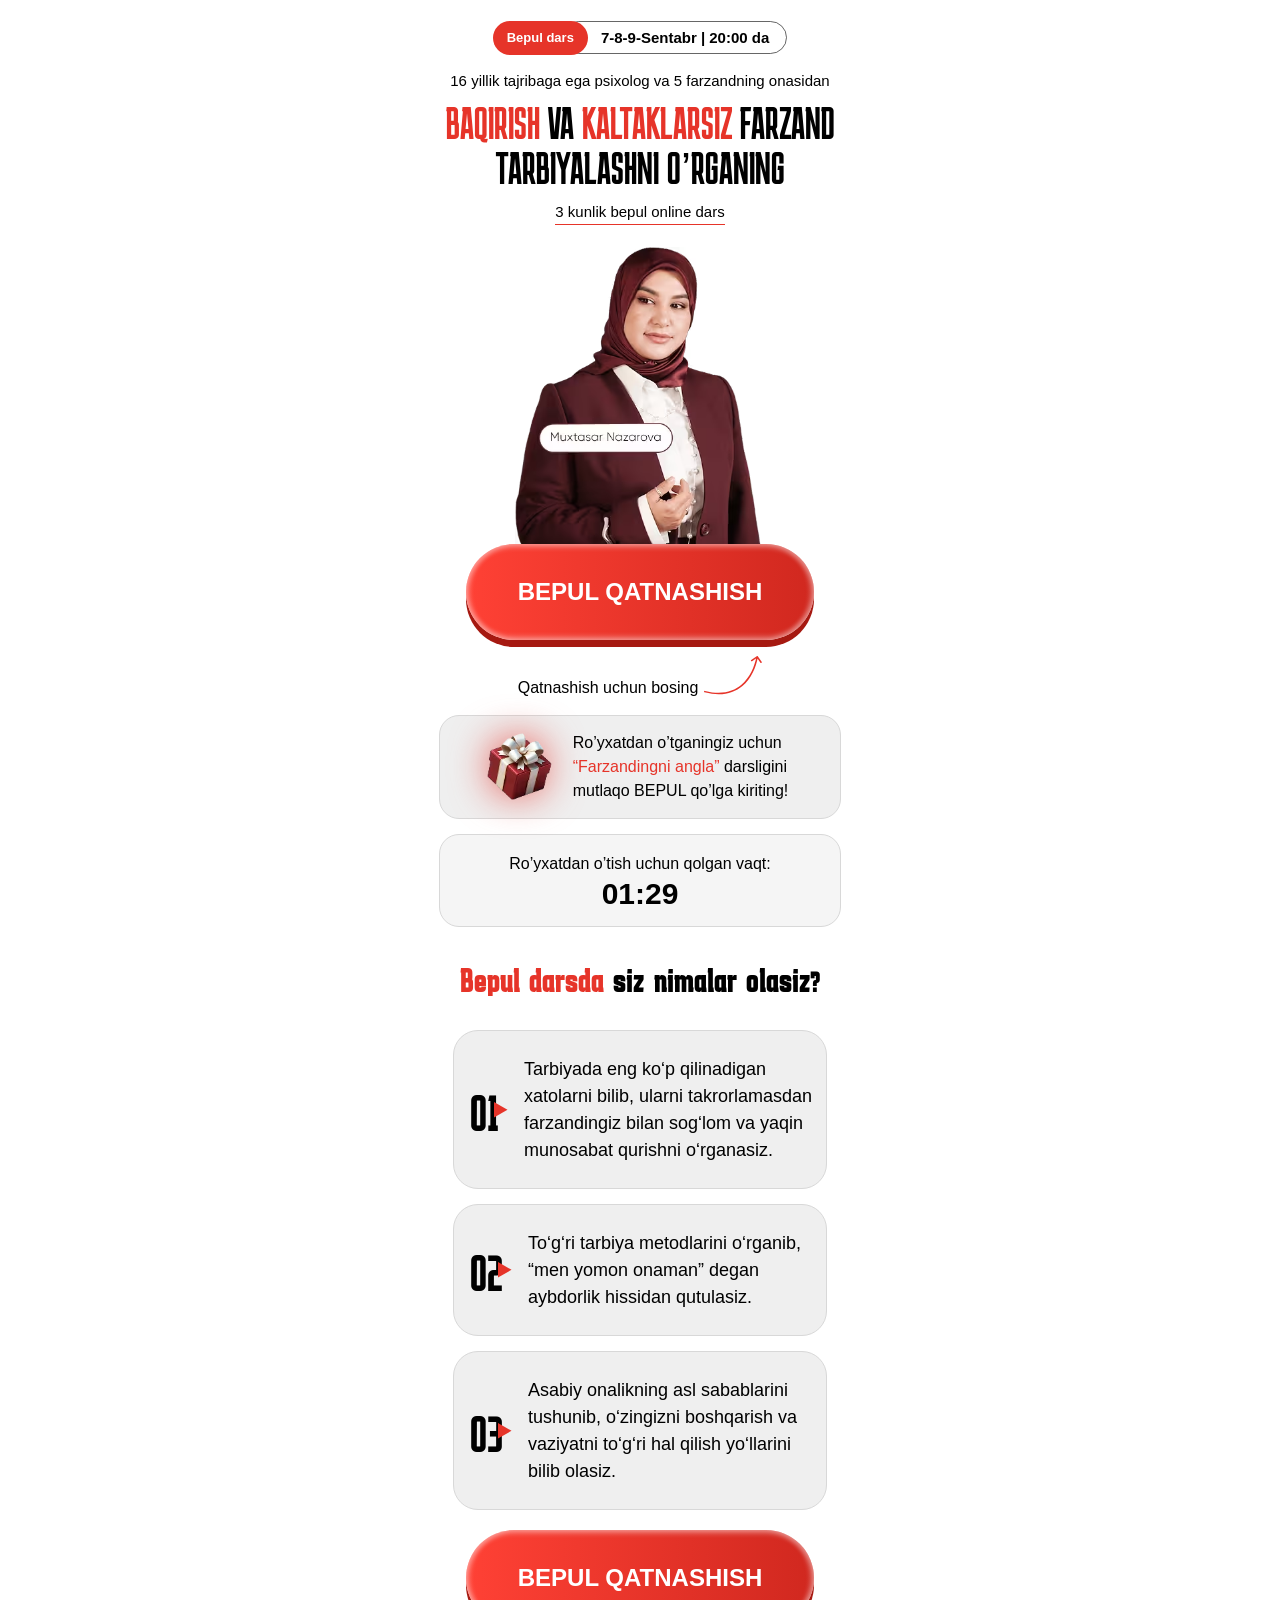
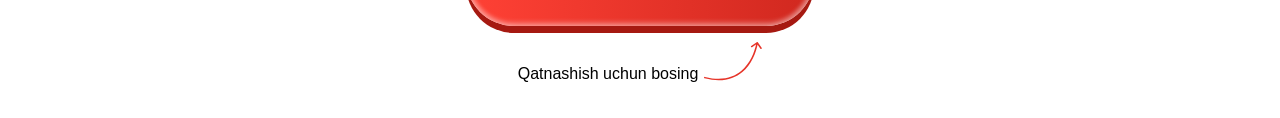
<file: c/index.html>
<!DOCTYPE html>
<html lang="uz">

<head>
    <meta charset="UTF-8">
    <meta name="viewport" content="width=device-width, initial-scale=1.0">
    <title>Muxtasar Nazarova</title>
    <style>
    *{margin:0;padding:0;box-sizing:border-box}html, body{overflow-x:hidden}.hero{padding-top:21px;padding-bottom:36px}.hero__container{max-width:440px;margin:0 auto;padding:0 10px;display:flex;flex-direction:column;align-items:center;justify-content:center;position:relative}.hero__schedule{display:flex;align-items:center;margin-bottom:16px}.hero__schedule-label{background-color:#E63429;border-radius:100px;padding:10.3px 14px;font-family:Gilroy, sans-serif;font-weight:800;font-size:13px;line-height:100%;position:relative;z-index:2;color:white}.hero__schedule-date{font-family:Gilroy, sans-serif;font-weight:800;font-size:15px;border-radius:100px;line-height:100%;padding:8px 17px 8px 38px;margin-left:-26px;border:1px solid #00000099}.hero__author{font-family:Gilroy, sans-serif;font-weight:500;font-size:clamp(14px, 3vw, 15px);line-height:130%;text-align:center;margin-bottom:11px}.hero__title{font-family:Karantina, sans-serif;font-weight:400;font-size:clamp(34px, 10.5vw, 45px);line-height:100%;text-align:center;text-transform:uppercase;margin-bottom:10px}.hero__title-highlight{color:#E63429}.hero__subtitle{font-family:Gilroy, sans-serif;font-weight:500;font-size:15px;padding-bottom:2px;border-bottom:1px solid #E63429;margin-bottom:22px;line-height:140%}.hero__image{max-width:251px;width:100%;margin-bottom:-34px;height:auto}.hero__button{max-width:348px;width:100%;border-radius:52px;background:linear-gradient(90deg, #FF4135 0%, hsl(3, 74%, 47%) 100%);box-shadow:0px 7px 0px 0px #A61911, 0px 4.18px 4.18px 0px #FFFFFF40 inset, 0px -4.18px 4.18px 0px #FFFFFF40 inset, -4.18px 0px 4.18px 0px #FFFFFF40 inset, 4.18px 0px 4.18px 0px #FFFFFF40 inset;border:none;cursor:pointer;padding:36px 0;color:white;font-family:Involve, sans-serif;font-weight:700;font-size:24px;line-height:100%;text-align:center;text-transform:uppercase;text-shadow:0px 1.04px 0px 0px #0000001A;margin-bottom:40px}.hero__cta{display:flex;align-items:center;justify-content:center;margin-bottom:19px;gap:6px}.hero__cta-text{font-family:Inter, sans-serif;font-weight:400;font-size:16px;line-height:100%}.hero__cta-icon{margin-top:-25px}.hero__gift{display:flex;align-items:center;justify-content:center;gap:30px;padding:15px 38px 15px 33px;background-color:#EFEFEF;border:1px solid #D8D8D8;border-radius:20px;max-width:402px;width:100%;margin-bottom:15px}.hero__gift-image{position:relative;z-index:3}.hero__gift-text{font-family:Gilroy, sans-serif;font-weight:500;font-size:clamp(14.4px, 4.6vw, 16px);line-height:150%}.hero__gift-highlight{color:#E63429}.hero__gift-span{background-color:#E6473F;filter:blur(20px);border-radius:20.5px;max-width:51px;width:100%;height:53px;margin-left:-90px}.benefits{padding-bottom:17px}.benefits__container{max-width:440px;margin:0 auto;padding:0 10px;display:flex;flex-direction:column;align-items:center;justify-content:center;position:relative}.benefits__title{font-family:Karantina, sans-serif;font-weight:700;font-size:clamp(28.3px, 8vw, 34px);line-height:100%;text-align:center;margin-bottom:33px}.benefits__title-highlight{color:#E63429}.benefits__list{display:flex;flex-direction:column;gap:15px;margin-bottom:20px}.benefits__item{display:flex;align-items:center;gap:16px;background-color:#EFEFEF;border:1px solid #D8D8D8;border-radius:25px;max-width:402px;width:100%;padding:25px 14px 24px 16px}.benefits__number{font-family:Karantina, sans-serif;display:flex;align-items:center;justify-content:center;font-weight:400;font-size:60px;line-height:100%;text-align:center;text-transform:uppercase}.benefits__number svg{margin-left:-5px}.benefits__text{font-family:Gilroy, sans-serif;font-weight:500;font-size:clamp(14.7px, 4.6vw, 18px);line-height:150%}.hero__timer{border-radius:20px;background-color:#F5F5F5;border:1px solid #D8D8D8;max-width:402px;width:100%;display:flex;flex-direction:column;align-items:center;justify-content:center;gap:7px;padding:21px 0 17px 0}.hero__timer-text{font-family:Gilroy, sans-serif;font-weight:400;font-size:16px;line-height:100%;text-align:center}.hero__timer-value{font-family:Gilroy, sans-serif;font-weight:800;font-size:30px;line-height:100%}@media (max-width:400px){.hero__gift{padding:15px 8px 15px 5px}.benefits__item{padding:25px 4px 24px 4px}}
    </style>
     <!-- Meta Pixel Code -->
<script>
!function(f,b,e,v,n,t,s)
{if(f.fbq)return;n=f.fbq=function(){n.callMethod?
n.callMethod.apply(n,arguments):n.queue.push(arguments)};
if(!f._fbq)f._fbq=n;n.push=n;n.loaded=!0;n.version='2.0';
n.queue=[];t=b.createElement(e);t.async=!0;
t.src=v;s=b.getElementsByTagName(e)[0];
s.parentNode.insertBefore(t,s)}(window, document,'script',
'https://connect.facebook.net/en_US/fbevents.js');
fbq('init', '4880166872270513');
fbq('track', 'PageView');
</script>
<noscript><img height="1" width="1" style="display:none"
src="https://www.facebook.com/tr?id=4880166872270513&ev=PageView&noscript=1"
/></noscript>
<!-- End Meta Pixel Code -->
    <link rel="preload" as="style" href="./css/main.css" onload="this.onload=null;this.rel='stylesheet'">
    <noscript>
        <link rel="stylesheet" href="./css/main.css">
    </noscript>
</head>

<body>

    <section class="hero">
        <div class="hero__container">

            <div class="hero__schedule">
                <p class="hero__schedule-label">Bepul dars</p>
                <p class="hero__schedule-date">7-8-9-Sentabr | 20:00 da</p>
            </div>

            <p class="hero__author">
                16 yillik tajribaga ega psixolog va 5 farzandning onasidan
            </p>

            <h1 class="hero__title">
                <span class="hero__title-highlight">Baqirish</span> va
                <span class="hero__title-highlight">kaltaklarsiz</span> farzand <br>
                tarbiyalashni o’rganing
            </h1>

            <p class="hero__subtitle">
                3 kunlik bepul online dars
            </p>

            <img class="hero__image" src="./images/speaker.avif" loading="lazy" decoding="async" width="251"
                height="331" alt="speaker">

            <button class="hero__button registerBtn">
                Bepul qatnashish
            </button>

            <div class="hero__cta">
                <p class="hero__cta-text">Qatnashish uchun bosing</p>

                <svg class="hero__cta-icon" width="58" height="39" viewBox="0 0 58 39" fill="none"
                    xmlns="http://www.w3.org/2000/svg">
                    <path
                        d="M0.938839 34.8966C0.537948 34.7924 0.128487 35.0329 0.0242775 35.4338C-0.0799297 35.8347 0.160579 36.2442 0.56147 36.3484L0.750155 35.6225L0.938839 34.8966ZM53.7937 0.322553C53.5576 -0.0177722 53.0903 -0.102249 52.7499 0.133869L47.204 3.98163C46.8637 4.21775 46.7792 4.68505 47.0153 5.02538C47.2515 5.3657 47.7188 5.45018 48.0591 5.21406L52.9888 1.79382L56.409 6.72353C56.6451 7.06385 57.1124 7.14833 57.4528 6.91221C57.7931 6.67609 57.8776 6.2088 57.6414 5.86847L53.7937 0.322553ZM0.750155 35.6225L0.56147 36.3484C17.3087 40.7016 29.7111 37.2829 38.4109 29.9757C47.0756 22.6981 51.9699 11.6462 53.9155 0.883501L53.1775 0.750081L52.4394 0.616663C50.5336 11.1594 45.7595 21.8446 37.4462 28.8271C29.1679 35.7802 17.2824 39.145 0.938839 34.8966L0.750155 35.6225Z"
                        fill="#E63429" />
                </svg>
            </div>

            <div class="hero__gift">
                <img class="hero__gift-image" src="./images/gift.avif" loading="lazy" decoding="async" width="65"
                    height="67" alt="gift">
                <span class="hero__gift-span"></span>

                <p class="hero__gift-text">
                    Ro’yxatdan o’tganingiz uchun <br>
                    <span class="hero__gift-highlight">“Farzandingni angla”</span>
                    darsligini <br>
                    mutlaqo BEPUL qo’lga kiriting!
                </p>
            </div>

            <div class="hero__timer">
                <p class="hero__timer-text">
                    Ro’yxatdan o’tish uchun qolgan vaqt:
                </p>

                <span class="hero__timer-value" id="timer">
                    01:30
                </span>
            </div>

        </div>
    </section>


    <section class="benefits">
        <div class="benefits__container">

            <h2 class="benefits__title">
                <span class="benefits__title-highlight">Bepul darsda</span>
                siz nimalar olasiz?
            </h2>

            <ul class="benefits__list">

                <li class="benefits__item">
                    <span class="benefits__number">
                        01

                        <svg class="benefits__arrow" width="14" height="16" viewBox="0 0 14 16" fill="none"
                            xmlns="http://www.w3.org/2000/svg">
                            <path d="M13.5 7.79419L-7.34099e-07 15.5884L-5.27059e-08 -3.96908e-05L13.5 7.79419Z"
                                fill="#E63429" />
                        </svg>
                    </span>

                    <p class="benefits__text">
                        Tarbiyada eng ko‘p qilinadigan <br>
                        xatolarni bilib, ularni takrorlamasdan <br>
                        farzandingiz bilan sog‘lom va yaqin <br>
                        munosabat qurishni o‘rganasiz.
                    </p>
                </li>

                <li class="benefits__item">
                    <span class="benefits__number">
                        02

                        <svg class="benefits__arrow" width="14" height="16" viewBox="0 0 14 16" fill="none"
                            xmlns="http://www.w3.org/2000/svg">
                            <path d="M13.5 7.79419L-7.34099e-07 15.5884L-5.27059e-08 -3.96908e-05L13.5 7.79419Z"
                                fill="#E63429" />
                        </svg>
                    </span>

                    <p class="benefits__text">
                        To‘g‘ri tarbiya metodlarini o‘rganib, <br>
                        “men yomon onaman” degan <br>
                        aybdorlik hissidan qutulasiz.
                    </p>
                </li>

                <li class="benefits__item">
                    <span class="benefits__number">
                        03

                        <svg class="benefits__arrow" width="14" height="16" viewBox="0 0 14 16" fill="none"
                            xmlns="http://www.w3.org/2000/svg">
                            <path d="M13.5 7.79419L-7.34099e-07 15.5884L-5.27059e-08 -3.96908e-05L13.5 7.79419Z"
                                fill="#E63429" />
                        </svg>
                    </span>

                    <p class="benefits__text">
                        Asabiy onalikning asl sabablarini <br>
                        tushunib, o‘zingizni boshqarish va <br>
                        vaziyatni to‘g‘ri hal qilish yo‘llarini <br>
                        bilib olasiz.
                    </p>
                </li>

            </ul>

            <button class="hero__button registerBtn">
                Bepul qatnashish
            </button>

            <div class="hero__cta">
                <p class="hero__cta-text">Qatnashish uchun bosing</p>

                <svg class="hero__cta-icon" width="58" height="39" viewBox="0 0 58 39" fill="none"
                    xmlns="http://www.w3.org/2000/svg">
                    <path
                        d="M0.938839 34.8966C0.537948 34.7924 0.128487 35.0329 0.0242775 35.4338C-0.0799297 35.8347 0.160579 36.2442 0.56147 36.3484L0.750155 35.6225L0.938839 34.8966ZM53.7937 0.322553C53.5576 -0.0177722 53.0903 -0.102249 52.7499 0.133869L47.204 3.98163C46.8637 4.21775 46.7792 4.68505 47.0153 5.02538C47.2515 5.3657 47.7188 5.45018 48.0591 5.21406L52.9888 1.79382L56.409 6.72353C56.6451 7.06385 57.1124 7.14833 57.4528 6.91221C57.7931 6.67609 57.8776 6.2088 57.6414 5.86847L53.7937 0.322553ZM0.750155 35.6225L0.56147 36.3484C17.3087 40.7016 29.7111 37.2829 38.4109 29.9757C47.0756 22.6981 51.9699 11.6462 53.9155 0.883501L53.1775 0.750081L52.4394 0.616663C50.5336 11.1594 45.7595 21.8446 37.4462 28.8271C29.1679 35.7802 17.2824 39.145 0.938839 34.8966L0.750155 35.6225Z"
                        fill="#E63429" />
                </svg>
            </div>
        </div>
    </section>

    <!-- Modal -->
    <div id="registrationModal" class="homeModal" style="display: none">
        <div class="homeModalOverlay"></div>
        <div class="homeFormContainer">
            <button class="closeButton" id="closeModalBtn">
                <svg xmlns="http://www.w3.org/2000/svg" width="16" height="16" viewBox="0 0 12 12" fill="none">
                    <path d="M1 11L11 1M1 1.00001L11 11" stroke="currentColor" stroke-width="1.5"
                        stroke-linecap="round" />
                </svg>
            </button>
            <div class="homeFormTop">
                <h1 class="homeFormTopTitle">
                    Ro'yxatdan o'tish uchun ma'lumotlaringizni kiriting!
                </h1>
            </div>
            <form id="registrationForm" name="contact-form">
                <!-- ISM -->
                <div class="HomeFormRow">
                    <label class="HomeFormRowLabel" for="name">Ismingiz:</label>
                    <input class="HomeFormRowInput" type="text" id="name" name="name" placeholder="Ismingizni kiriting"
                        autocomplete="name" />
                    <p class="homeFormErrorText" id="nameError" style="display: none">
                        ❌ Ismingizni kiriting!
                    </p>
                </div>

                <!-- TELEFON -->
                <div class="HomeFormRow">
                    <label class="HomeFormRowLabel" for="phone">Telefon raqamingiz:</label>

                    <div class="phone-input-container">
                        <!-- LEFT: country -->
                        <button type="button" class="selected-country" id="selectedCountry">
                            <span class="selected-flag" id="selectedCountryFlag">🇺🇿</span>

                            <svg id="dropdownIcon" xmlns="http://www.w3.org/2000/svg" width="16" height="16"
                                viewBox="0 0 24 24" fill="none" stroke="currentColor" stroke-width="2"
                                stroke-linecap="round" stroke-linejoin="round">
                                <polyline points="6 9 12 15 18 9"></polyline>
                            </svg>
                            <span class="selected-code" id="selectedCountryCodeText">+998</span>
                        </button>

                        <!-- dropdown -->
                        <div class="country-dropdown" id="countryDropdown" style="display:none"></div>

                        <!-- RIGHT: phone input (number span inside) -->
                        <div class="phone-field">
                            <input class="HomeFormRowInput phone-input" type="tel" id="phone" name="phone"
                                inputmode="numeric" placeholder="00 0000 00 00" autocomplete="tel"
                                style="border: none; background-color: transparent;padding-left: 5px;" />
                        </div>
                    </div>

                    <p class="homeFormErrorText" id="phoneError" style="display:none">
                        ❌ Telefon raqam mos emas!
                    </p>
                </div>


                <button type="submit" class="HomeFormBtn" id="submitBtn">
                    DAVOM ETISH
                </button>
            </form>

        </div>
    </div>

    <script defer src="/js/phoneFormatter.js"></script>
    <script defer src="/js/app.js"></script>
</body>

</html>
</file>
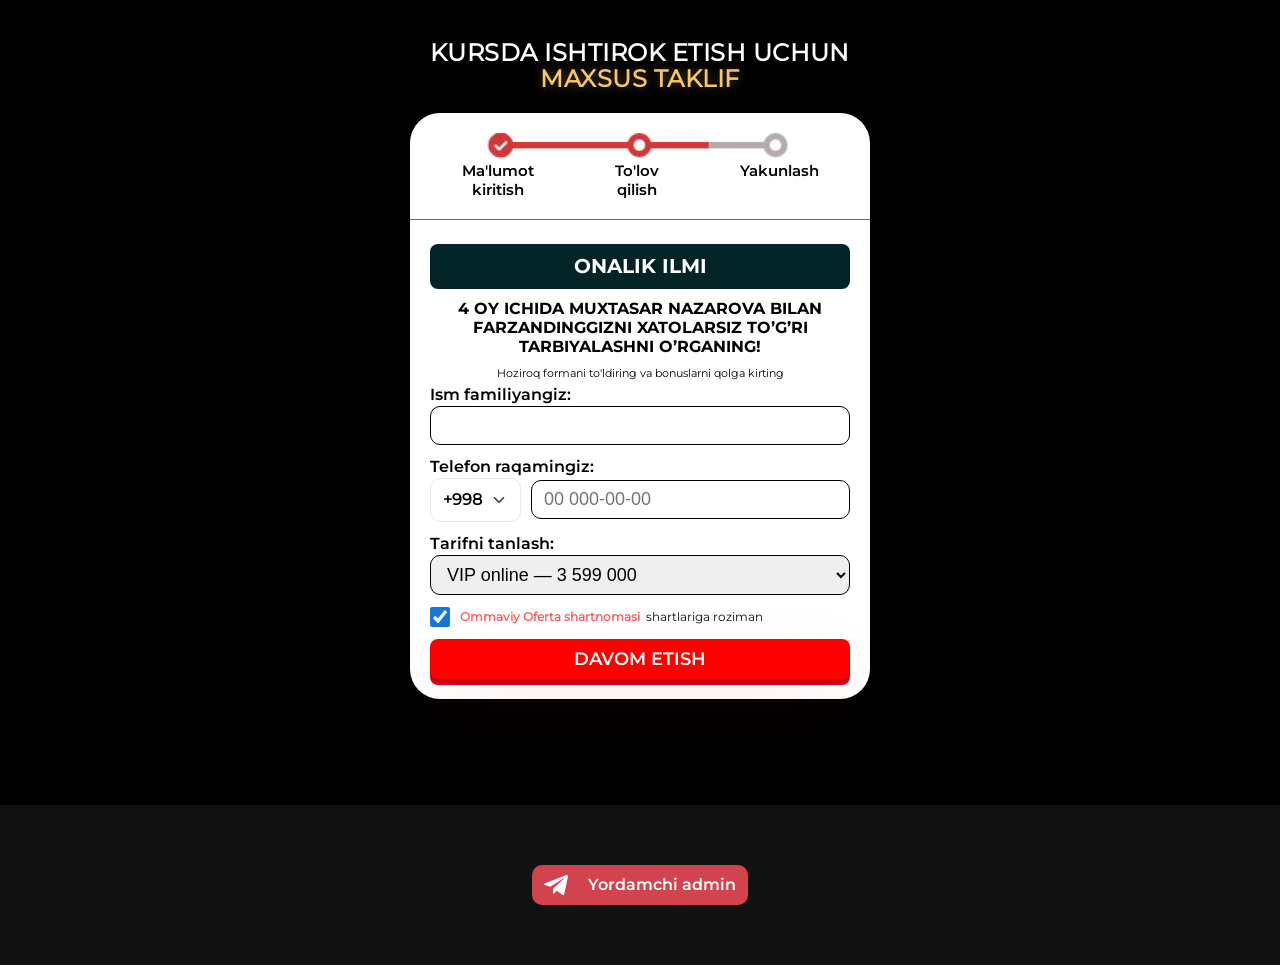
<file: pay/index.html>
<!DOCTYPE html>
<html lang="en">

<head>
  <meta charset="UTF-8">
  <meta name="viewport" content="width=device-width, initial-scale=1.0">
  <title>Tolov sahifasi</title>
  <link rel="preconnect" href="https://connect.facebook.net" crossorigin>
  <style>
   * {margin: 0;padding: 0;box-sizing: border-box }body {font-family: MontserratNormal, sans-serif; background-color: #000;}.main {padding: 40px 0 106px }.main-container {max-width: 500px;margin: 0 auto;padding: 0 20px }.main-plan {background: #000;border-radius: 30px;padding: 2px 2px 30px }.plan-header {padding: 20px 31px;border-radius: 30px 30px 0 0;margin-bottom: 24px }.line {margin: 0 auto;display: flex;object-fit: contain;width: 90%;filter: invert(1) }.plan-header-bottom {display: flex;justify-content: space-between;max-width: 335px;margin: 0 auto }.plan-header-bottom-text {font-family: MontserratSemiBold, sans-serif;font-weight: 600;font-size: 15px;text-align: center;color: #fff }.plan-title {font-family: MontserratBold, sans-serif;font-weight: 700;font-size: 16px;text-align: center;text-transform: uppercase;line-height: 100%;padding: 20px;background: #0d0d0d;border-radius: 8px;color: #fff;max-width: 420px;margin: 0 auto }.plan-date {font-family: MontserratNormal, sans-serif;font-size: 18px;text-align: center;margin-bottom: 11px;font-weight: 400 }b {font-family: MontserratBold, sans-serif;font-weight: 700 }.plan-description {font-family: MontserratBold, sans-serif;text-align: center;font-size: 16px;font-weight: 700;margin: 0 auto 10px }.center {padding: 0 20px }.plan-select-now {text-align: center;font-family: MontserratNormal, sans-serif;font-size: 12px;font-weight: 400;margin-bottom: 5px }.form {display: grid;grid-template-columns: 1fr;gap: 12px }.form__col {display: grid;grid-template-columns: 1fr }.label {font-family: MontserratSemiBold, sa  ns-serif;font-size: 16px;margin-bottom: 2px }.input {padding: 8px 12px;border-radius: 10px;border: 1px solid #000;outline: none;font-size: 18px }.plan-list-btn {font-family: MontserratSemiBold, sans-serif;width: 100%;text-align: center;background: #FE0000;border: none;padding: 9px 31px;border-radius: 8px;font-size: 18px;font-weight: 600;color: #fff;cursor: pointer;transition: all .3s;text-transform: uppercase }.title {color: #f4f4f4; font-weight: 800; line-height: 1.1; letter-spacing: 0.02em; margin-bottom: 22px; font-size: clamp(28px, 4vw, 40px); text-transform: uppercase; }.title .accent {color: #f5c76a; text-shadow: 0 0 12px rgba(245, 199, 106, 0.35); }.title .muted {color: rgba(255,255,255,0.95); }footer {background: #000;padding: 40px 0;color: #fff;text-align: center }.footer-container {max-width: 384px;margin: 0 auto;padding: 20px;display: flex;flex-direction: column;justify-content: center;gap: 20px }.footer-title {font-family: MontserratMedium, sans-serif;font-weight: 500;font-size: 16px;line-height: 1.5;text-align: center }.footer__number {padding: 0 8px;border: 1px solid #fff;max-width: 160px;margin: 0 auto;border-radius: 10px;font-family: MontserratNormal, sans-serif;font-size: 16px;color: #fff;text-decoration: none }.footer__link-telegram {background: #d1444e;padding: 8px 12px;border-radius: 10px;max-width: 289px;display: flex;align-items: center;gap: 20px;font-family: MontserratNormal, sans-serif;font-size: 16px;color: #fff;text-decoration: none;margin: 0 auto }.dropdown {width: fit-content }.dropdown__toggle {display: flex;align-items: center;justify-content: space-between;gap: 8px;cursor: pointer;padding: 10px 12px;border-radius: 10px;border: 1px solid #e6e7eb;background: #fff;user-select: none;min-height: 44px;}.selected-code {font-weight: 700 }.chev {width: 18px;height: 18px;display: inline-block;transition: transform .18s ease;opacity: .8 }.chev.open {transform: rotate(180deg);opacity: 1 }.dropdown__list {position: absolute;top: calc(100% + 8px);left: 0;width: 100%;background: #fff;border: 1px solid #e6e7eb;border-radius: 10px;box-shadow: 0 12px 30px rgba(12, 18, 31, 0.08);max-height: 215px;overflow: auto;z-index: 120;display: none;padding: 6px;}.dropdown__list.open {display: block }.dropdown__item {display: flex;justify-content: space-between;align-items: center;padding: 8px 10px;border-radius: 8px;cursor: pointer;font-size: 14px;color: #111;}.dropdown__item:hover {background: #f4f7ff }.dropdown__item[aria-selected="true"] {background: #eef6ff;font-weight: 700 }.country-name {white-space: nowrap;overflow: hidden;text-overflow: ellipsis;padding-right: 8px }.country-code {opacity: .9;font-weight: 700 }.phone-wrap {display: flex;gap: 10px;align-items: center;position: relative;}#localPhone {flex: 1;min-width: 160px }.hint {color: #6b7280;font-size: 13px;margin-top: 8px;display: block }.whatsapp_info{display: flex;align-items: center; gap: 10px;padding: 15px 0px 15px 20px; border: 1px dashed black;border-radius: 100px;margin-top: 15px;}.whatsapp_info__text{font-size: clamp(10px, 3vw, 12px); color: #474343;}
  </style>
  <link rel="stylesheet" href="./css/index.css" media="print" onload="this.media='all'">
</head>

<body>
  <section class="main">
    <div class="main-container">
      <h1 class="title">
        <span class="muted">Kursda Ishtirok</span> <span class="muted">Etish</span> <span class="muted">uchun</span> <br> <span class="accent">maXsus taklif</span>
      </h1>
      <div class="main-plan">
        <div class="plan-header">
          <img alt="Supermiya" class="line" src="./images/line.webp" width="335" height="28" loading="lazy">
          <div class="plan-header-bottom">
            <p class="plan-header-bottom-text">Ma'lumot <br> kiritish</p>
            <p class="plan-header-bottom-text">To'lov <br> qilish</p>
            <p class="plan-header-bottom-text">Yakunlash</p>
          </div>
        </div>
        <div class="center">
          <p class="plan-title">Onalik ilmi</p>
          <p class="plan-description">4 oy ichida Muxtasar Nazarova bilan farzandinggizni xatolarsiz to’g’ri tarbiyalashni o’rganing!</p>
          <p class="plan-select-now">Hoziroq formani to'ldiring va bonuslarni qolga kirting</p>
          <form id="form" class="form" novalidate>
            <div class="form__col">
              <label class="label" for="name">Ism familiyangiz:</label>
              <input id="name" name="Ism" class="input" autocomplete="name" />
            </div>

            <div class="form__col">
              <label class="label">Telefon raqamingiz:</label>
              <div class="row phone-wrap">
                <!-- custom dropdown (rendered from array) -->
                <div class="dropdown" id="countryDropdown" aria-haspopup="listbox">
                  <div id="dropdownToggle" class="dropdown__toggle" role="button" tabindex="0" aria-expanded="false"
                    aria-controls="dropdownList">
                    <span class="selected-code" id="selectedCode">+998</span>
                    <svg class="chev" id="chev" viewBox="0 0 24 24" fill="none" stroke="currentColor" stroke-width="2"
                      stroke-linecap="round" stroke-linejoin="round" aria-hidden="true">
                      <polyline points="6 9 12 15 18 9"></polyline>
                    </svg>
                  </div>
                  <div id="dropdownList" class="dropdown__list" role="listbox" tabindex="-1" aria-label="Davlatlar">
                    <!-- items injected by JS -->
                  </div>
                </div>

                <!-- phone input -->
                <input id="localPhone" name="Telefon raqam" class="input" inputmode="numeric" placeholder="99 123-45-67"
                  required autocomplete="tel" />
              </div>
            </div>
            <div class="form__col">
              <label class="label" for="course">Tarifni tanlash:</label>
              <select id="course" name="Tarif" class="input">
                <option value="VIP online" selected>VIP online — 3 599 000</option>
                <option value="VIP offline">VIP offline — 4 599 000</option>
                <option value="Premium">Premium — 3 199 000</option>
              </select>
            </div>

            <div style="display: flex; align-items: center; gap: 10px;;">
              <input class="offertaCheck" type="checkbox" value="true" required checked id="check"
                style="width: 20px; height: 20px; accent-color: #1976d2; cursor: pointer;">
              <label for="check" style="font-size: 12px; display: flex; align-items: center; gap: 6px; flex-wrap: wrap; cursor: pointer; color: #111;">
                <a href="./offerta.html" target="_blank" rel="noopener noreferrer"
                  style="color: #ff5a5a; text-decoration: none; font-weight: 600;">
                  Ommaviy Oferta shartnomasi
                </a>
                <span>shartlariga roziman</span>
              </label>
            </div>
            <button type="submit" class="btn plan-list-btn">DAVOM ETISH</button>
          </form>
        </div>
      </div>
    </div>
  </section>
  <footer>
    <div class="footer-container">
      <!-- <a href="tel:+998995368090" class="footer__number">+998 99 536 80 90</a> -->
      <a target="_blank"
        href="https://t.me/Nazarovaaacademy"
        class="footer__link-telegram">
        <svg width="24" height="24" viewBox="0 0 24 24" fill="none" xmlns="http://www.w3.org/2000/svg">
          <path
            d="M9.41718 15.1853L9.02018 20.7693C9.58818 20.7693 9.83418 20.5253 10.1292 20.2323L12.7922 17.6873L18.3102 21.7283C19.3222 22.2923 20.0352 21.9953 20.3082 20.7973L23.9302 3.82531L23.9312 3.82431C24.2522 2.32831 23.3902 1.74331 22.4042 2.11031L1.11418 10.2613C-0.338822 10.8253 -0.316822 11.6353 0.867178 12.0023L6.31018 13.6953L18.9532 5.78431C19.5482 5.39031 20.0892 5.60831 19.6442 6.00231L9.41718 15.1853Z"
            fill="white"></path>
        </svg>
        Yordamchi admin
      </a>
    </div>
  </footer>
  <script defer src="./js/app.js"></script>
</body>

</html>
</file>
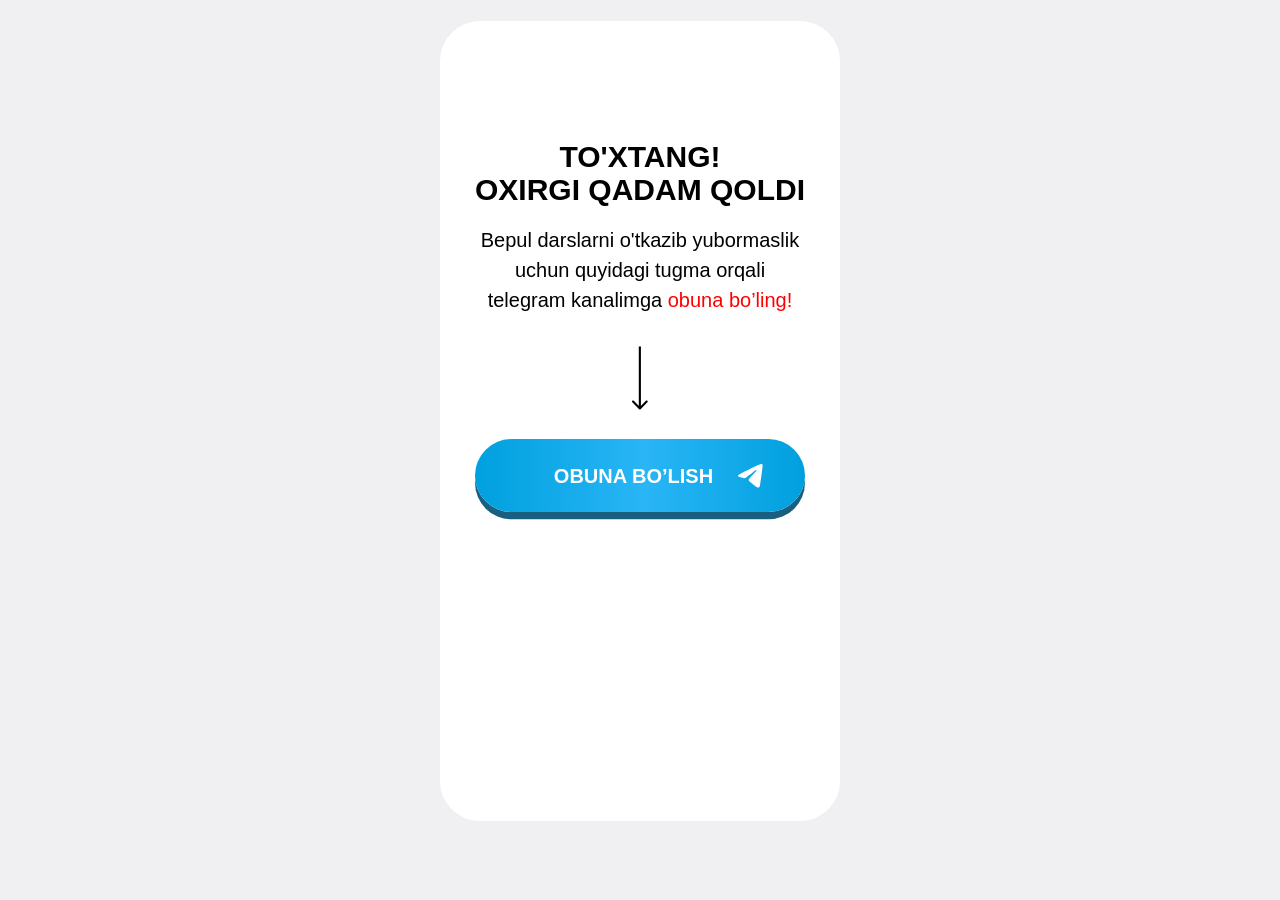
<file: thankYou.html>
<!DOCTYPE html>
<html lang="uz">

<head>
  <meta charset="UTF-8" />
  <meta name="viewport" content="width=device-width, initial-scale=1.0" />
  <title>Raxmat</title>
  <style>
    * { margin: 0; padding: 0; box-sizing: border-box; } body { padding-top: 21px; background-color: #F0F0F3; } .container { max-width: 400px; width: 100%; margin-left: auto; margin-right: auto; padding-left: 10px; padding-right: 10px; min-height: 800px; display: flex; background-color: white; padding-top: 119px; border-radius: 40px; align-items: center; flex-direction: column; } .title { font-family: Gilroy, sans-serif; font-weight: 700; font-size: clamp(27px, 6vw, 30px); line-height: 110%; text-align: center; margin-bottom: 19px; } .title>span { color: #BC9D71; } .description { font-family: Gilroy, sans-serif; font-weight: 500; font-size: clamp(18px, 5vw, 20px); line-height: 150%; text-align: center; margin-bottom: 28px; span { color: #FF0000; } } .arrow { margin-bottom: 26px; } .button-sub { font-family: Gilroy, sans-serif; box-shadow: 0px 7.37px 0px 0px #1A5E80; padding: 25px 0 24px 0; background: linear-gradient(90deg, #00A0DE 0%, #29B5F6 51.44%, #00A0DE 100%); border: none; border-radius: 69px; font-weight: 800; font-size: 20px; display: flex; align-items: center; gap: 25px; line-height: 100%; text-align: center; text-transform: uppercase; color: white; text-decoration: none; max-width: 330px; display: flex; align-items: center; justify-content: center; width: 100%; }
  </style>
  <!-- Meta Pixel Code -->
<script>
!function(f,b,e,v,n,t,s)
{if(f.fbq)return;n=f.fbq=function(){n.callMethod?
n.callMethod.apply(n,arguments):n.queue.push(arguments)};
if(!f._fbq)f._fbq=n;n.push=n;n.loaded=!0;n.version='2.0';
n.queue=[];t=b.createElement(e);t.async=!0;
t.src=v;s=b.getElementsByTagName(e)[0];
s.parentNode.insertBefore(t,s)}(window, document,'script',
'https://connect.facebook.net/en_US/fbevents.js');
fbq('init', '1619109769587443');
fbq('track', 'PageView');
</script>
<noscript><img height="1" width="1" style="display:none"
src="https://www.facebook.com/tr?id=1619109769587443&ev=PageView&noscript=1"
/></noscript>
<!-- End Meta Pixel Code -->
</head>

<body>
  <div class="container">

    <div class="title">TO'XTANG! <br> OXIRGI QADAM QOLDI</div>
    <p class="description">
      Bepul darslarni o'tkazib yubormaslik <br> uchun quyidagi tugma orqali <br> telegram kanalimga  <span>obuna
        bo’ling!</span>
    </p>
    <img src="images/strelka.svg" alt="arrow" class="arrow" loading="lazy" height="70" width="16" loading="lazy"
      decoding="async" />
    <a href="https://t.me/+cP1Y33TGSIZjOTRi" class="button-sub">OBUNA BO’LISH
      <img src="./images/tg.svg" alt="telegram" style="margin-right: -37px;display: flex;" loading="lazy"
        decoding="async">
    </a>
  </div>
  <script defer src="./js/thankYou.js"></script>
</body>

</html>
</file>
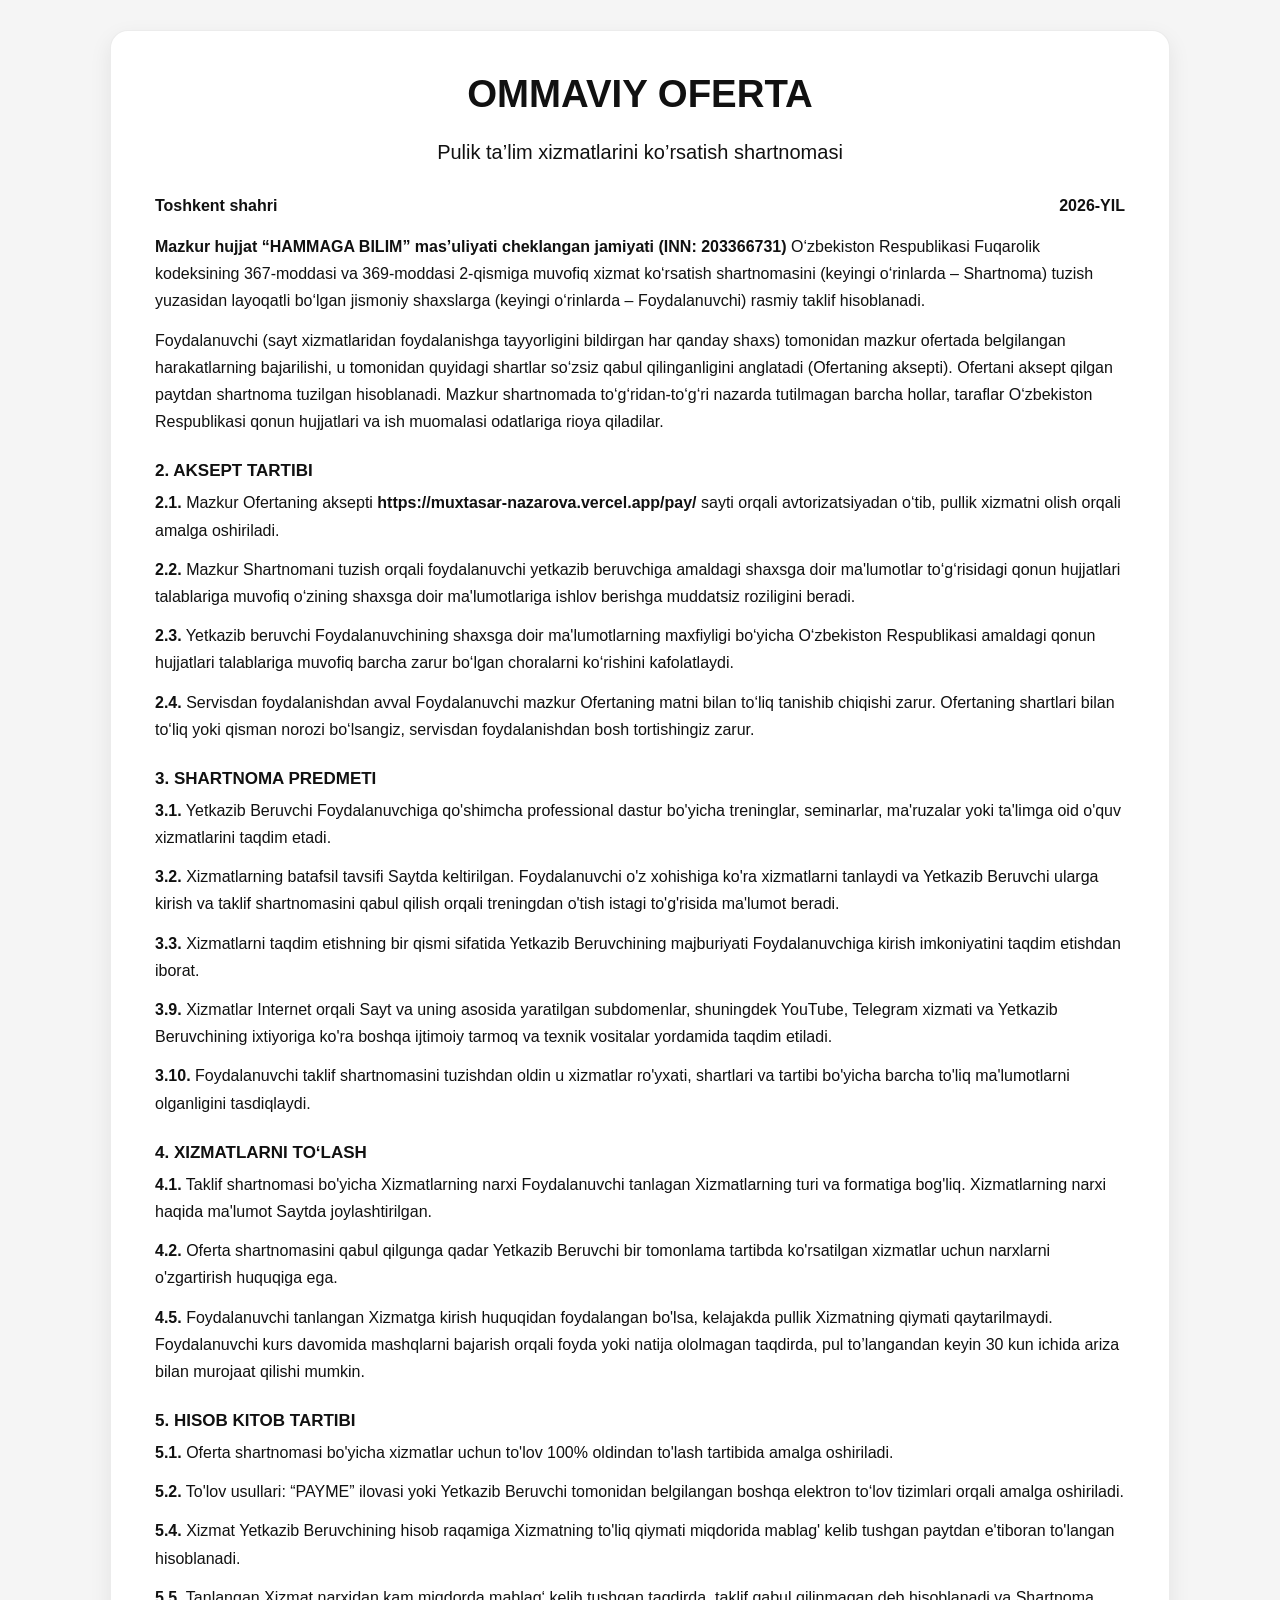
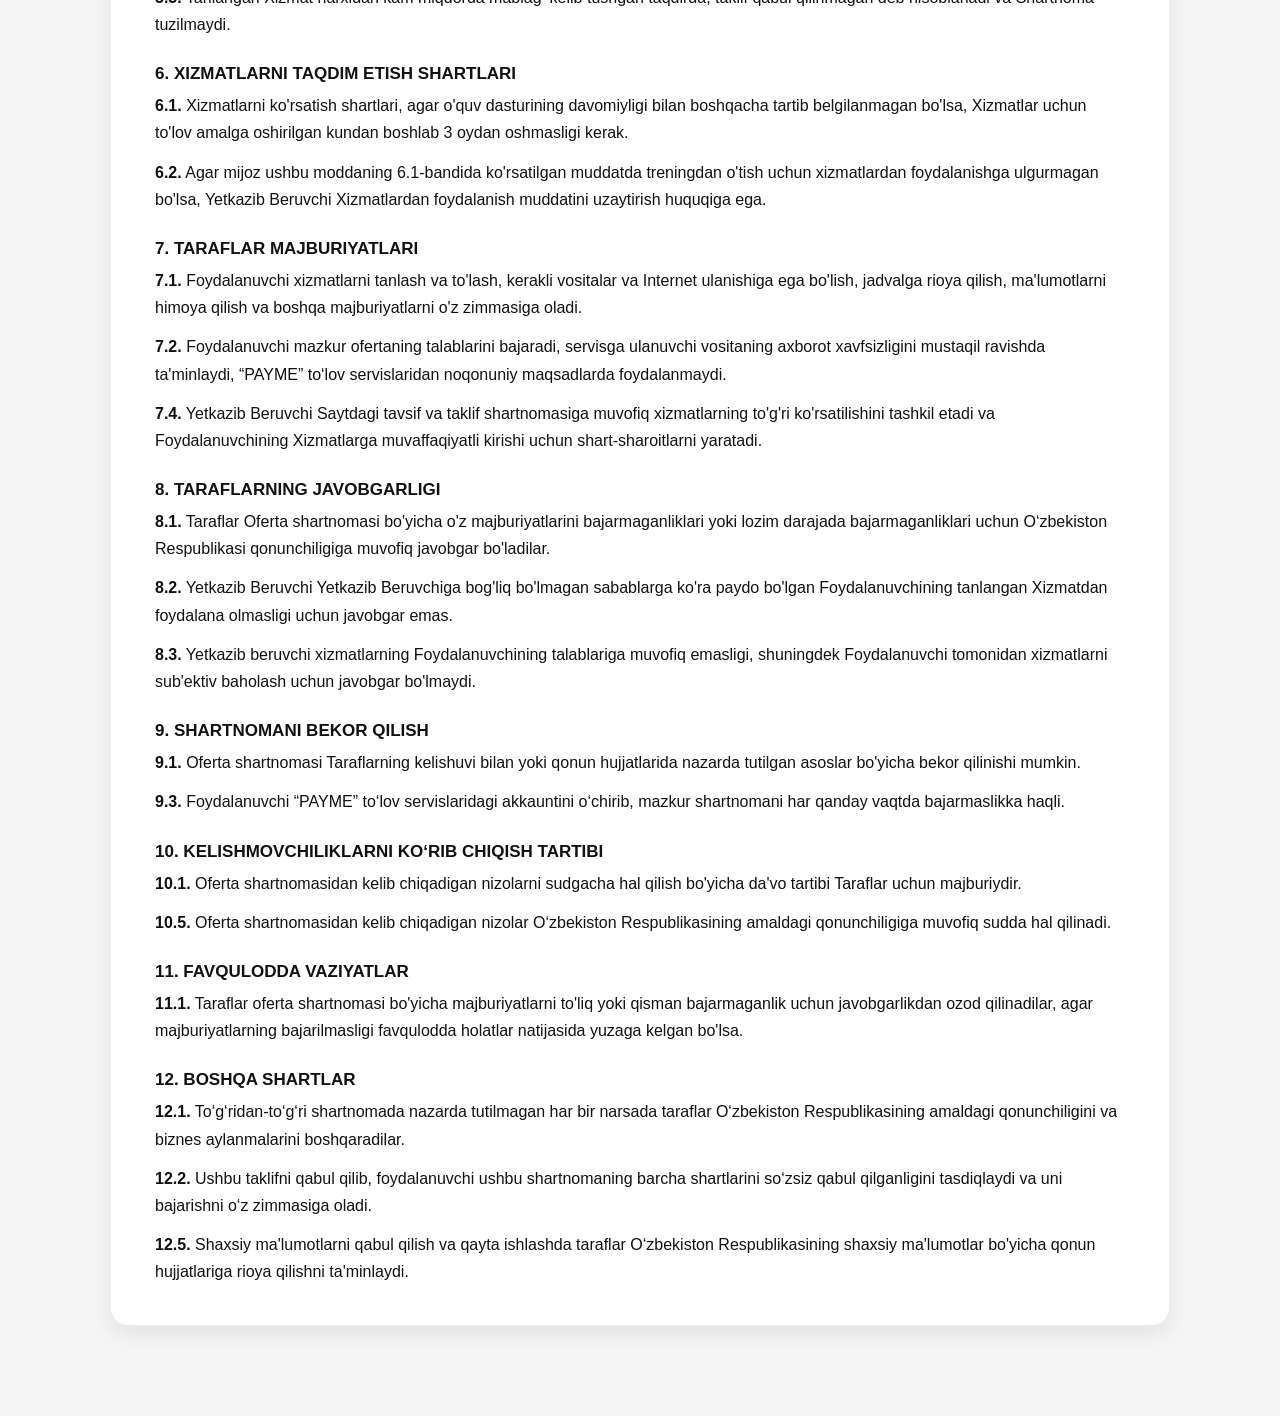
<file: pay/offerta.html>
<!DOCTYPE html>
<html lang="uz">
  <head>
    <meta charset="UTF-8" />
    <meta name="viewport" content="width=device-width, initial-scale=1.0" />
    <title>Ommaviy oferta</title>
    <style>
      * {
        box-sizing: border-box;
      }

      body {
        margin: 0;
        font-family: Arial, Helvetica, sans-serif;
        background: #f5f5f5;
        color: #111;
      }

      .page {
        max-width: 1100px;
        margin: 30px auto;
        padding: 0 20px 60px;
      }

      .doc {
        background: #fff;
        border-radius: 18px;
        box-shadow: 0 8px 22px rgba(0, 0, 0, 0.08);
        padding: 40px 44px 28px;
        border: 1px solid rgba(17, 17, 17, 0.08);
      }

      .doc h1 {
        text-align: center;
        font-size: clamp(28px, 3vw, 42px);
        line-height: 1.2;
        font-weight: 700;
        margin: 0 0 18px;
        text-transform: uppercase;
      }

      .doc .sub {
        text-align: center;
        font-size: 20px;
        margin: 0 0 28px;
        font-weight: 500;
      }

      .title-row {
        display: flex;
        justify-content: space-between;
        gap: 20px;
        align-items: center;
        font-weight: 700;
        font-size: 16px;
        margin-bottom: 18px;
      }

      .doc p,
      .doc li,
      .doc .block {
        font-size: 16px;
        line-height: 1.7;
        margin: 0 0 12px;
      }

      .doc strong {
        font-weight: 700;
      }

      .doc h2 {
        font-size: 17px;
        margin: 26px 0 8px;
        font-weight: 700;
      }

      .doc ul {
        margin: 0 0 10px 20px;
        padding-left: 22px;
      }

      .doc .info-box {
        border: 1px solid #cfcfcf;
        border-radius: 12px;
        background: #f7f7f7;
        padding: 18px 20px;
        margin: 26px 0 18px;
      }

      .doc .info-box strong {
        display: block;
        margin-bottom: 12px;
        font-size: 17px;
      }

      .doc .info-box p {
        margin: 0;
      }

      .checkpoint {
        margin-top: 26px;
        background: #fff;
        border: 1px solid rgba(0,0,0,.1);
        border-radius: 18px;
        padding: 18px 20px 20px;
      }

      .price-box {
        display: flex;
        justify-content: center;
        align-items: center;
        background: #f4f4f4;
        padding: 18px 20px;
        border: 2px solid rgba(0,0,0,.8);
        border-radius: 999px;
        font-size: clamp(18px, 2vw, 40px);
        font-weight: 700;
        text-align: center;
        margin-bottom: 22px;
      }

      .price-box span {
        display: inline-block;
      }

      .checkpoint-row {
        display: flex;
        align-items: center;
        gap: 16px;
        margin: 12px 0 22px;
        font-size: clamp(18px, 2vw, 28px);
        font-weight: 500;
      }

      .checkbox {
        appearance: none;
        -webkit-appearance: none;
        width: 34px;
        height: 34px;
        min-width: 34px;
        border-radius: 10px;
        background: #1d7de5;
        border: 2px solid #1d7de5;
        position: relative;
        cursor: pointer;
        box-shadow: inset 0 0 0 2px rgba(255,255,255,.2);
      }

      .checkbox:checked::after {
        content: "";
        position: absolute;
        left: 9px;
        top: 4px;
        width: 9px;
        height: 16px;
        border: solid white;
        border-width: 0 4px 4px 0;
        transform: rotate(45deg);
      }

      .continue-btn {
        display: block;
        width: 100%;
        border: none;
        border-radius: 16px;
        background: #e22526;
        color: white;
        font-size: clamp(28px, 3vw, 52px);
        font-weight: 700;
        letter-spacing: 0.04em;
        padding: 20px 18px;
        cursor: pointer;
        text-transform: uppercase;
        transition: transform 0.15s ease, opacity 0.15s ease;
      }

      .continue-btn:disabled {
        opacity: 0.6;
        cursor: not-allowed;
      }

      .continue-btn:not(:disabled):hover {
        transform: translateY(-1px);
      }

      @media (max-width: 640px) {
        .doc {
          padding: 24px 18px 20px;
        }

        .title-row {
          flex-direction: column;
          align-items: flex-start;
        }

        .checkpoint-row {
          align-items: flex-start;
          font-size: 18px;
        }

        .continue-btn {
          font-size: 32px;
        }
      }
    </style>
  </head>
  <body>
    <div class="page">
      <main class="doc">
        <h1>OMMAVIY OFERTA</h1>
        <p class="sub">Pulik ta’lim xizmatlarini ko’rsatish shartnomasi</p>

        <div class="title-row">
          <span>Toshkent shahri</span>
          <span>2026-YIL</span>
        </div>

        <p><strong>Mazkur hujjat “HAMMAGA BILIM” mas’uliyati cheklangan jamiyati (INN: 203366731)</strong> O‘zbekiston Respublikasi Fuqarolik kodeksining 367-moddasi va 369-moddasi 2-qismiga muvofiq xizmat ko‘rsatish shartnomasini (keyingi o‘rinlarda – Shartnoma) tuzish yuzasidan layoqatli bo‘lgan jismoniy shaxslarga (keyingi o‘rinlarda – Foydalanuvchi) rasmiy taklif hisoblanadi.</p>

        <p>Foydalanuvchi (sayt xizmatlaridan foydalanishga tayyorligini bildirgan har qanday shaxs) tomonidan mazkur ofertada belgilangan harakatlarning bajarilishi, u tomonidan quyidagi shartlar so‘zsiz qabul qilinganligini anglatadi (Ofertaning aksepti). Ofertani aksept qilgan paytdan shartnoma tuzilgan hisoblanadi. Mazkur shartnomada to‘g‘ridan-to‘g‘ri nazarda tutilmagan barcha hollar, taraflar O‘zbekiston Respublikasi qonun hujjatlari va ish muomalasi odatlariga rioya qiladilar.</p>

        <h2>2. AKSEPT TARTIBI</h2>
        <p><strong>2.1.</strong> Mazkur Ofertaning aksepti <strong>https://muxtasar-nazarova.vercel.app/pay/</strong> sayti orqali avtorizatsiyadan o‘tib, pullik xizmatni olish orqali amalga oshiriladi.</p>
        <p><strong>2.2.</strong> Mazkur Shartnomani tuzish orqali foydalanuvchi yetkazib beruvchiga amaldagi shaxsga doir ma'lumotlar to‘g‘risidagi qonun hujjatlari talablariga muvofiq o‘zining shaxsga doir ma'lumotlariga ishlov berishga muddatsiz roziligini beradi.</p>
        <p><strong>2.3.</strong> Yetkazib beruvchi Foydalanuvchining shaxsga doir ma'lumotlarning maxfiyligi bo‘yicha O‘zbekiston Respublikasi amaldagi qonun hujjatlari talablariga muvofiq barcha zarur bo‘lgan choralarni ko‘rishini kafolatlaydi.</p>
        <p><strong>2.4.</strong> Servisdan foydalanishdan avval Foydalanuvchi mazkur Ofertaning matni bilan to‘liq tanishib chiqishi zarur. Ofertaning shartlari bilan to‘liq yoki qisman norozi bo‘lsangiz, servisdan foydalanishdan bosh tortishingiz zarur.</p>

        <h2>3. SHARTNOMA PREDMETI</h2>
        <p><strong>3.1.</strong> Yetkazib Beruvchi Foydalanuvchiga qo'shimcha professional dastur bo'yicha treninglar, seminarlar, ma'ruzalar yoki ta'limga oid o'quv xizmatlarini taqdim etadi.</p>
        <p><strong>3.2.</strong> Xizmatlarning batafsil tavsifi Saytda keltirilgan. Foydalanuvchi o'z xohishiga ko'ra xizmatlarni tanlaydi va Yetkazib Beruvchi ularga kirish va taklif shartnomasini qabul qilish orqali treningdan o'tish istagi to'g'risida ma'lumot beradi.</p>
        <p><strong>3.3.</strong> Xizmatlarni taqdim etishning bir qismi sifatida Yetkazib Beruvchining majburiyati Foydalanuvchiga kirish imkoniyatini taqdim etishdan iborat.</p>
        <p><strong>3.9.</strong> Xizmatlar Internet orqali Sayt va uning asosida yaratilgan subdomenlar, shuningdek YouTube, Telegram xizmati va Yetkazib Beruvchining ixtiyoriga ko'ra boshqa ijtimoiy tarmoq va texnik vositalar yordamida taqdim etiladi.</p>
        <p><strong>3.10.</strong> Foydalanuvchi taklif shartnomasini tuzishdan oldin u xizmatlar ro'yxati, shartlari va tartibi bo'yicha barcha to'liq ma'lumotlarni olganligini tasdiqlaydi.</p>

        <h2>4. XIZMATLARNI TO‘LASH</h2>
        <p><strong>4.1.</strong> Taklif shartnomasi bo'yicha Xizmatlarning narxi Foydalanuvchi tanlagan Xizmatlarning turi va formatiga bog'liq. Xizmatlarning narxi haqida ma'lumot Saytda joylashtirilgan.</p>
        <p><strong>4.2.</strong> Oferta shartnomasini qabul qilgunga qadar Yetkazib Beruvchi bir tomonlama tartibda ko'rsatilgan xizmatlar uchun narxlarni o'zgartirish huquqiga ega.</p>
        <p><strong>4.5.</strong> Foydalanuvchi tanlangan Xizmatga kirish huquqidan foydalangan bo'lsa, kelajakda pullik Xizmatning qiymati qaytarilmaydi. Foydalanuvchi kurs davomida mashqlarni bajarish orqali foyda yoki natija ololmagan taqdirda, pul to’langandan keyin 30 kun ichida ariza bilan murojaat qilishi mumkin.</p>

        <h2>5. HISOB KITOB TARTIBI</h2>
        <p><strong>5.1.</strong> Oferta shartnomasi bo'yicha xizmatlar uchun to'lov 100% oldindan to'lash tartibida amalga oshiriladi.</p>
        <p><strong>5.2.</strong> To'lov usullari: “PAYME” ilovasi yoki Yetkazib Beruvchi tomonidan belgilangan boshqa elektron to‘lov tizimlari orqali amalga oshiriladi.</p>
        <p><strong>5.4.</strong> Xizmat Yetkazib Beruvchining hisob raqamiga Xizmatning to'liq qiymati miqdorida mablag' kelib tushgan paytdan e'tiboran to'langan hisoblanadi.</p>
        <p><strong>5.5.</strong> Tanlangan Xizmat narxidan kam miqdorda mablag‘ kelib tushgan taqdirda, taklif qabul qilinmagan deb hisoblanadi va Shartnoma tuzilmaydi.</p>

        <h2>6. XIZMATLARNI TAQDIM ETISH SHARTLARI</h2>
        <p><strong>6.1.</strong> Xizmatlarni ko'rsatish shartlari, agar o'quv dasturining davomiyligi bilan boshqacha tartib belgilanmagan bo'lsa, Xizmatlar uchun to'lov amalga oshirilgan kundan boshlab 3 oydan oshmasligi kerak.</p>
        <p><strong>6.2.</strong> Agar mijoz ushbu moddaning 6.1-bandida ko'rsatilgan muddatda treningdan o'tish uchun xizmatlardan foydalanishga ulgurmagan bo'lsa, Yetkazib Beruvchi Xizmatlardan foydalanish muddatini uzaytirish huquqiga ega.</p>

        <h2>7. TARAFLAR MAJBURIYATLARI</h2>
        <p><strong>7.1.</strong> Foydalanuvchi xizmatlarni tanlash va to'lash, kerakli vositalar va Internet ulanishiga ega bo'lish, jadvalga rioya qilish, ma'lumotlarni himoya qilish va boshqa majburiyatlarni o'z zimmasiga oladi.</p>
        <p><strong>7.2.</strong> Foydalanuvchi mazkur ofertaning talablarini bajaradi, servisga ulanuvchi vositaning axborot xavfsizligini mustaqil ravishda ta'minlaydi, “PAYME” to‘lov servislaridan noqonuniy maqsadlarda foydalanmaydi.</p>
        <p><strong>7.4.</strong> Yetkazib Beruvchi Saytdagi tavsif va taklif shartnomasiga muvofiq xizmatlarning to'g'ri ko'rsatilishini tashkil etadi va Foydalanuvchining Xizmatlarga muvaffaqiyatli kirishi uchun shart-sharoitlarni yaratadi.</p>

        <h2>8. TARAFLARNING JAVOBGARLIGI</h2>
        <p><strong>8.1.</strong> Taraflar Oferta shartnomasi bo'yicha o'z majburiyatlarini bajarmaganliklari yoki lozim darajada bajarmaganliklari uchun O‘zbekiston Respublikasi qonunchiligiga muvofiq javobgar bo'ladilar.</p>
        <p><strong>8.2.</strong> Yetkazib Beruvchi Yetkazib Beruvchiga bog'liq bo'lmagan sabablarga ko'ra paydo bo'lgan Foydalanuvchining tanlangan Xizmatdan foydalana olmasligi uchun javobgar emas.</p>
        <p><strong>8.3.</strong> Yetkazib beruvchi xizmatlarning Foydalanuvchining talablariga muvofiq emasligi, shuningdek Foydalanuvchi tomonidan xizmatlarni sub'ektiv baholash uchun javobgar bo'lmaydi.</p>

        <h2>9. SHARTNOMANI BEKOR QILISH</h2>
        <p><strong>9.1.</strong> Oferta shartnomasi Taraflarning kelishuvi bilan yoki qonun hujjatlarida nazarda tutilgan asoslar bo'yicha bekor qilinishi mumkin.</p>
        <p><strong>9.3.</strong> Foydalanuvchi “PAYME” to‘lov servislaridagi akkauntini o‘chirib, mazkur shartnomani har qanday vaqtda bajarmaslikka haqli.</p>

        <h2>10. KELISHMOVCHILIKLARNI KO‘RIB CHIQISH TARTIBI</h2>
        <p><strong>10.1.</strong> Oferta shartnomasidan kelib chiqadigan nizolarni sudgacha hal qilish bo'yicha da'vo tartibi Taraflar uchun majburiydir.</p>
        <p><strong>10.5.</strong> Oferta shartnomasidan kelib chiqadigan nizolar O‘zbekiston Respublikasining amaldagi qonunchiligiga muvofiq sudda hal qilinadi.</p>

        <h2>11. FAVQULODDA VAZIYATLAR</h2>
        <p><strong>11.1.</strong> Taraflar oferta shartnomasi bo'yicha majburiyatlarni to'liq yoki qisman bajarmaganlik uchun javobgarlikdan ozod qilinadilar, agar majburiyatlarning bajarilmasligi favqulodda holatlar natijasida yuzaga kelgan bo'lsa.</p>

        <h2>12. BOSHQA SHARTLAR</h2>
        <p><strong>12.1.</strong> To‘g‘ridan-to‘g‘ri shartnomada nazarda tutilmagan har bir narsada taraflar O‘zbekiston Respublikasining amaldagi qonunchiligini va biznes aylanmalarini boshqaradilar.</p>
        <p><strong>12.2.</strong> Ushbu taklifni qabul qilib, foydalanuvchi ushbu shartnomaning barcha shartlarini so‘zsiz qabul qilganligini tasdiqlaydi va uni bajarishni o‘z zimmasiga oladi.</p>
        <p><strong>12.5.</strong> Shaxsiy ma'lumotlarni qabul qilish va qayta ishlashda taraflar O‘zbekiston Respublikasining shaxsiy ma'lumotlar bo'yicha qonun hujjatlariga rioya qilishni ta'minlaydi.</p>

        
      </main>
    </div>
  </body>
</html>
</file>
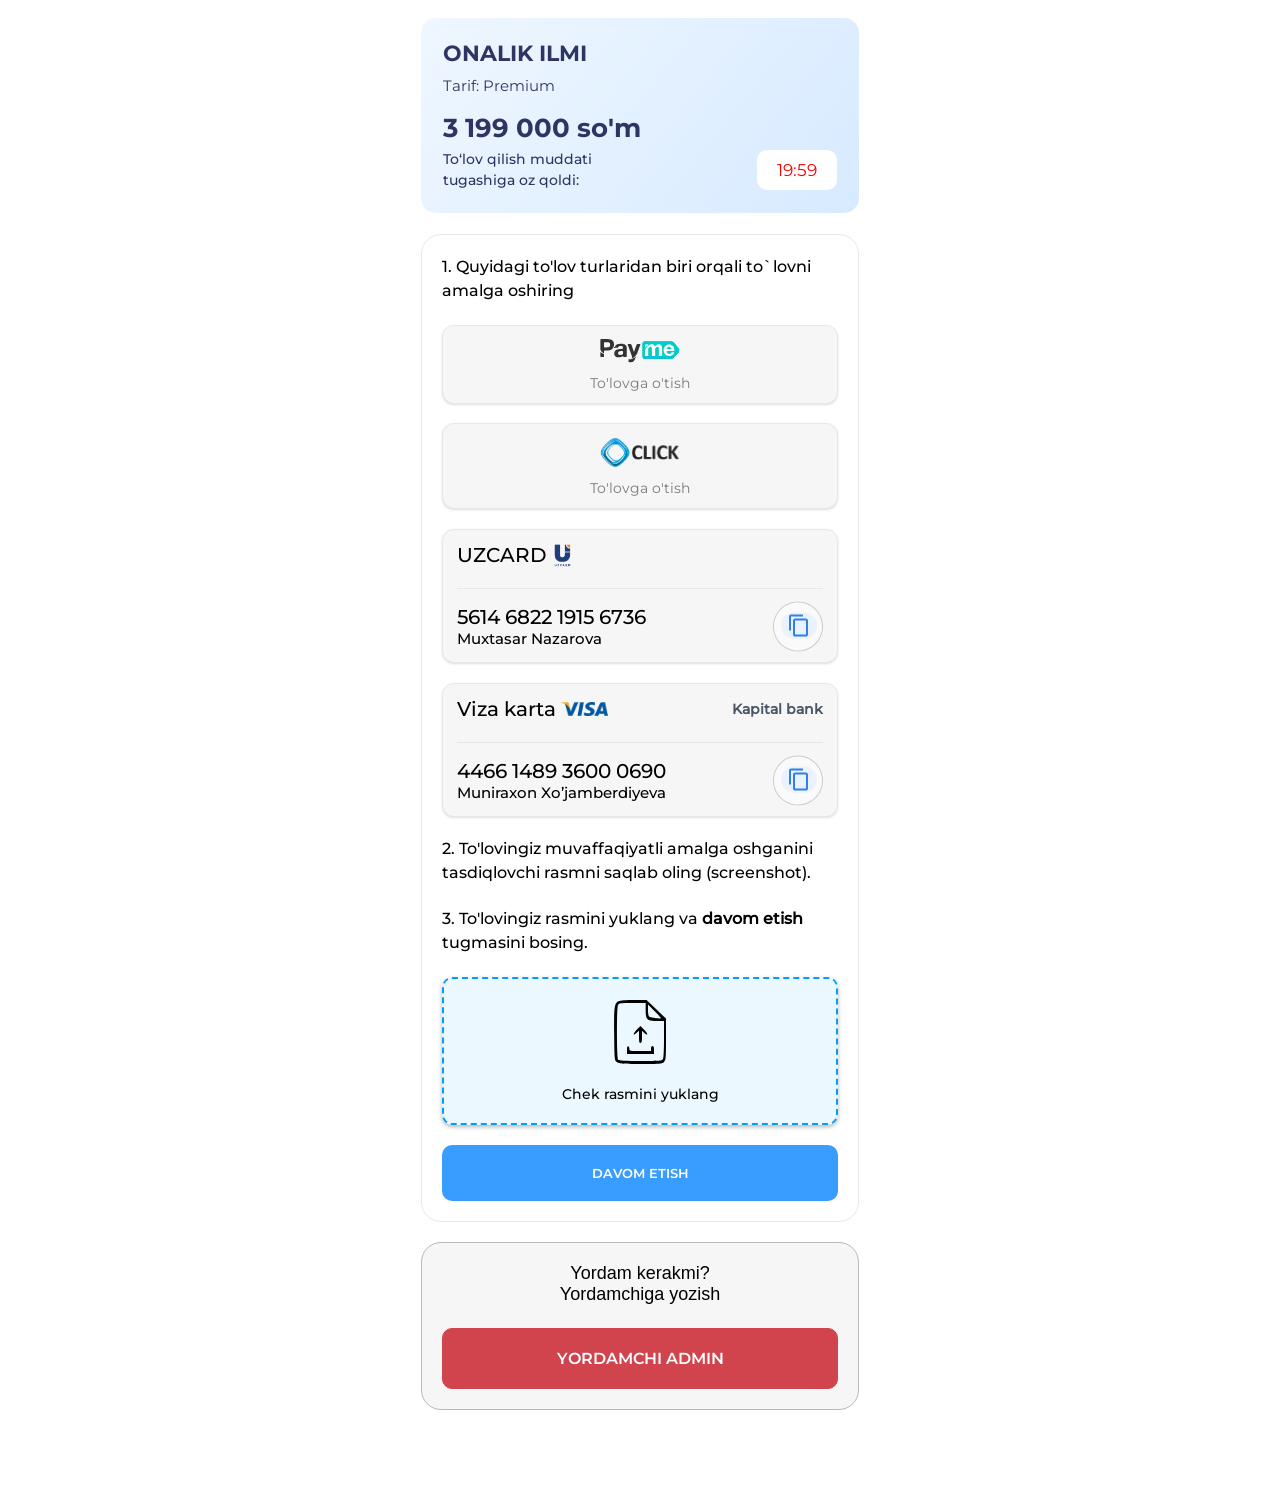
<file: pay/pay.html>
<!DOCTYPE html>
<html lang="en">

<head>
    <meta charset="UTF-8">
    <meta name="viewport" content="width=device-width,initial-scale=1">
    <title>To'lov Sahifasi</title>
    <style>
        * {margin: 0;padding: 0;box-sizing: border-box }body {font-family: MontserratNormal, sans-serif }.payment {padding: 18px 0 76px }.payment-container {max-width: 470px;margin: 0 auto;padding: 0 16px }.payment__header {background: linear-gradient(128.56deg, #eff7ff 0%, #d7eaff 100%);border-radius: 15px;padding: 22px;margin-bottom: 21px }.payment__title {font-family: MontserratBold, sans-serif;color: #2f3463;font-size: 22px;font-weight: 700;margin-bottom: 9px;text-transform: uppercase }.payment__tariff {font-family: MontserratNormal, sans-serif;font-weight: 400;font-size: 15px;color: #2f3463;margin-bottom: 17px;text-transform: capitalize }.payment__price {font-family: MontserratBold, sans-serif;font-weight: 700;font-size: 26px;color: #2f3463;margin-bottom: 5px }.payment__timer {display: flex;align-items: center;justify-content: space-between }.payment__time {font-family: MontserratNormal, sans-serif;padding: 10px 20px;font-size: 17px;color: #ff0000;background: #fff;border-radius: 10px }.payment__timer-label {max-width: 151px;font-family: MontserratMedium, sans-serif;font-size: 14px;color: #2f3463;line-height: 1.5 }.payment__instruction {padding: 22px 20px 0;border-radius: 20px;margin-bottom: 20px }.payment__step {font-family: MontserratMedium, sans-serif;font-size: 16px;font-weight: 500;color: #000;margin-bottom: 22px }.payment__card {border: 1px solid #e5e7eb;border-radius: 12px;margin-bottom: 20px;padding: 13px 14px 10px;display: flex;flex-direction: column }.payment__card-bottom {display: flex;align-items: center;justify-content: space-between }.payment__card-right {display: flex;flex-direction: column;align-items: center;max-width: 91px;font-size: 12px;color: #8a8a8a;cursor: pointer;border: none;gap: 2px;background: 0 0 }.payment__card-header {padding-bottom: 11px;border-bottom: 1px solid #e5e7eb;margin-bottom: 12px }.payment__card-type {font-family: MontserratMedium, sans-serif;font-size: 20px;font-weight: 500;display: flex;align-items: center;gap: 5px }.uzcard {width: 20px;height: 24px }.visa {width: 47px;height: 14px }.humo {width: 50px }.payment__card-amount {font-family: MontserratNormal, sans-serif;color: #000;font-weight: 700;font-size: 16px }.payment__card-number {font-family: MontserratMedium, sans-serif;color: #000;font-size: 20px }.payment__card-name {font-family: MontserratMedium, sans-serif;font-size: 15px }.radioRow {display: grid;grid-template-columns: 1fr 1fr;align-items: center;gap: 5px;margin-bottom: 20px }.radioBox {display: flex;align-items: center;gap: 5px;padding: 16px 10px;border: 1px solid #e5e7eb;border-radius: 10px;font-family: MontserratNormal, sans-serif;font-size: 16px;font-weight: 400 }.uploadCheck {padding: 20px 16px;display: flex;align-items: center;gap: 10px;font-family: MontserratNormal, sans-serif;font-size: 14px;font-weight: 400;border: 2px dashed #e5e7eb;border-radius: 10px;margin-bottom: 20px;cursor: pointer }.payment__btn {display: flex;justify-content: center;padding: 20px;width: 100%;background: #399cff;border-radius: 10px;font-family: MontserratSemiBold, sans-serif;font-weight: 600;color: #fff;text-decoration: none;transition: all .3s;text-transform: uppercase;border: none }.payment__help {border-radius: 20px;padding: 20px }.payment__help-text {font-size: 18px;font-family: MontserratNormal, sans-serif;max-width: 256px;text-align: center;margin: 0 auto 23px }.payment__btn--admin {background: #d1444e;border: 1px solid #d1444e }@media (max-width:480px) {.payment__title {font-size: 17px }.payment__header {background: #d8ebff }.payment__card-number {font-size: 16px }.payment__card-amount {font-size: 18px }.payment__card-type {font-size: 17px }.payment__card-name {font-size: 14px }}
    </style>
    <link rel="stylesheet" href="./css/main.css" media="print" onload="this.media='all'">
</head>

<body>
    <div class="payment">
        <div class="payment-container">
            <div class="payment__header">
                <h2 class="payment__title">Onalik ilmi</h2>
                <div class="payment__tariff">Tarif: Premium</div>
                <div class="payment__price pricesAll">3 199 000 so'm</div>
                <div class="payment__timer"><span class="payment__timer-label">To‘lov qilish muddati tugashiga oz
                        qoldi:</span><span class="payment__time" id="timer">20:00</span></div>
            </div>
            <div class="payment__instruction">
                <p class="payment__step">1. Quyidagi to'lov turlaridan biri orqali to`lovni amalga oshiring</p>

                <a href="https://payme.uz/fallback/merchant/?id=6875e7a78e3b7299cbf837e7"
                    class="payment__card payment__card--payme mb-0" target="_blank" rel="noopener noreferrer">
                    <img src="./images/payme.svg" class="payme" alt="" />
                    <p class="payme-text">To'lovga o'tish</p>

                </a>
                <br>

                <a href="https://my.click.uz/services/pay?service_id=99268&merchant_id=58893" class="payment__card payment__card--payme" target="_blank" rel="noopener noreferrer">
                    <img src="./images/click.svg" class="payme" alt="" />
                    <p class="payme-text">To'lovga o'tish</p>
                </a>
                <!-- <a href="https://app.paynet.uz/?m=37498" class="payment__card payment__card--payme">
                    <img src="./images/paynet.png" class="payme" alt="" />
                    <p class="payme-text">To'lovga o'tish</p>
                </a> -->

                <div class="payment__card payment__card--uzcard">
                    <div class="payment__card-header">
                        <div
                            style="display: flex;align-items: center;justify-content: space-between;margin-bottom: 10px;">
                            <span class="payment__card-type">UZCARD<img src="./images/uzcard.webp" alt="uzcard" width="30"
                                    class="uzcard"></span>
                        </div>
                    </div>
                    <div class="payment__card-bottom">
                        <div class="payment__card-left">
                            <div class="payment__card-number">5614 6822 1915 6736</div>
                            <div class="payment__card-name">Muxtasar Nazarova</div>
                        </div>
                        <button class="payment__card-right copy">
                            <svg width="50" height="51" viewBox="0 0 50 51" fill="none"
                                xmlns="http://www.w3.org/2000/svg">
                                <mask id="path-1-inside-1_21_546" fill="white">
                                    <path
                                        d="M0 25.5C0 11.6929 11.1929 0.5 25 0.5V0.5C38.8071 0.5 50 11.6929 50 25.5V25.5C50 39.3071 38.8071 50.5 25 50.5V50.5C11.1929 50.5 0 39.3071 0 25.5V25.5Z">
                                    </path>
                                </mask>
                                <path
                                    d="M0 25.5C0 11.6929 11.1929 0.5 25 0.5V0.5C38.8071 0.5 50 11.6929 50 25.5V25.5C50 39.3071 38.8071 50.5 25 50.5V50.5C11.1929 50.5 0 39.3071 0 25.5V25.5Z"
                                    fill="#FAFAFA"></path>
                                <path
                                    d="M25 50.5V49.5C11.7452 49.5 1 38.7548 1 25.5H0H-1C-1 39.8594 10.6406 51.5 25 51.5V50.5ZM50 25.5H49C49 38.7548 38.2548 49.5 25 49.5V50.5V51.5C39.3594 51.5 51 39.8594 51 25.5H50ZM25 0.5V1.5C38.2548 1.5 49 12.2452 49 25.5H50H51C51 11.1406 39.3594 -0.5 25 -0.5V0.5ZM25 0.5V-0.5C10.6406 -0.5 -1 11.1406 -1 25.5H0H1C1 12.2452 11.7452 1.5 25 1.5V0.5Z"
                                    fill="#CCCCCC" mask="url(#path-1-inside-1_21_546)"></path>
                                <rect x="8" y="11.5" width="36" height="26" rx="13" fill="#EBF2FF"></rect>
                                <path
                                    d="M32.9844 33.5V19.4844H22.0156V33.5H32.9844ZM32.9844 17.5156C33.5156 17.5156 33.9844 17.7188 34.3906 18.125C34.7969 18.5 35 18.9531 35 19.4844V33.5C35 34.0312 34.7969 34.5 34.3906 34.9062C33.9844 35.3125 33.5156 35.5156 32.9844 35.5156H22.0156C21.4844 35.5156 21.0156 35.3125 20.6094 34.9062C20.2031 34.5 20 34.0312 20 33.5V19.4844C20 18.9531 20.2031 18.5 20.6094 18.125C21.0156 17.7188 21.4844 17.5156 22.0156 17.5156H32.9844ZM29.9844 13.4844V15.5H17.9844V29.5156H16.0156V15.5C16.0156 14.9688 16.2031 14.5 16.5781 14.0938C16.9844 13.6875 17.4531 13.4844 17.9844 13.4844H29.9844Z"
                                    fill="#2F80EC"></path>
                            </svg>
                        </button>
                    </div>
                </div>

                <div class="payment__card payment__card--uzcard">
                    <div class="payment__card-header">
                        <div
                            style="display: flex;align-items: center;justify-content: space-between;margin-bottom: 10px;">
                            <span class="payment__card-type">Viza karta<img src="./images/visa.webp" alt="visa" width="30" height="23"
                                    class="visa"></span>
                            <span class="payment__card-type" style="font-size: 14px; color: #4B5563; font-weight: 600;">Kapital bank</span>
                        </div>
                    </div>
                    <div class="payment__card-bottom">
                        <div class="payment__card-left">
                            <div class="payment__card-number">4466 1489 3600 0690</div>
                            <div class="payment__card-name">Muniraxon Xo’jamberdiyeva</div>
                        </div>
                        <button class="payment__card-right copy">
                            <svg width="50" height="51" viewBox="0 0 50 51" fill="none"
                                xmlns="http://www.w3.org/2000/svg">
                                <mask id="path-1-inside-1_21_546-2" fill="white">
                                    <path
                                        d="M0 25.5C0 11.6929 11.1929 0.5 25 0.5V0.5C38.8071 0.5 50 11.6929 50 25.5V25.5C50 39.3071 38.8071 50.5 25 50.5V50.5C11.1929 50.5 0 39.3071 0 25.5V25.5Z">
                                    </path>
                                </mask>
                                <path
                                    d="M0 25.5C0 11.6929 11.1929 0.5 25 0.5V0.5C38.8071 0.5 50 11.6929 50 25.5V25.5C50 39.3071 38.8071 50.5 25 50.5V50.5C11.1929 50.5 0 39.3071 0 25.5V25.5Z"
                                    fill="#FAFAFA"></path>
                                <path
                                    d="M25 50.5V49.5C11.7452 49.5 1 38.7548 1 25.5H0H-1C-1 39.8594 10.6406 51.5 25 51.5V50.5ZM50 25.5H49C49 38.7548 38.2548 49.5 25 49.5V50.5V51.5C39.3594 51.5 51 39.8594 51 25.5H50ZM25 0.5V1.5C38.2548 1.5 49 12.2452 49 25.5H50H51C51 11.1406 39.3594 -0.5 25 -0.5V0.5ZM25 0.5V-0.5C10.6406 -0.5 -1 11.1406 -1 25.5H0H1C1 12.2452 11.7452 1.5 25 1.5V0.5Z"
                                    fill="#CCCCCC" mask="url(#path-1-inside-1_21_546-2)"></path>
                                <rect x="8" y="11.5" width="36" height="26" rx="13" fill="#EBF2FF"></rect>
                                <path
                                    d="M32.9844 33.5V19.4844H22.0156V33.5H32.9844ZM32.9844 17.5156C33.5156 17.5156 33.9844 17.7188 34.3906 18.125C34.7969 18.5 35 18.9531 35 19.4844V33.5C35 34.0312 34.7969 34.5 34.3906 34.9062C33.9844 35.3125 33.5156 35.5156 32.9844 35.5156H22.0156C21.4844 35.5156 21.0156 35.3125 20.6094 34.9062C20.2031 34.5 20 34.0312 20 33.5V19.4844C20 18.9531 20.2031 18.5 20.6094 18.125C21.0156 17.7188 21.4844 17.5156 22.0156 17.5156H32.9844ZM29.9844 13.4844V15.5H17.9844V29.5156H16.0156V15.5C16.0156 14.9688 16.2031 14.5 16.5781 14.0938C16.9844 13.6875 17.4531 13.4844 17.9844 13.4844H29.9844Z"
                                    fill="#2F80EC"></path>
                            </svg>
                        </button>
                    </div>
                </div>

                <p class="payment__step">2. To'lovingiz muvaffaqiyatli amalga oshganini tasdiqlovchi rasmni saqlab oling
                    (screenshot).</p>
                <p class="payment__step">3. To'lovingiz rasmini yuklang va <b>davom etish</b> tugmasini bosing.</p>

                <form id="paymentForm">
                    <input type="file" id="chek" name="chek" accept=".pdf,.png,.jpg,.jpeg" hidden />
                    <label for="chek" class="uploadCheck">
                        <svg xmlns="http://www.w3.org/2000/svg" width="54" height="66" viewBox="0 0 54 66">
                            <g>
                                <path
                                    d="M 3.86 63.09 C1.51,61.19 1.50,61.08 1.17,35.84 C0.80,8.16 1.33,4.08 5.54,2.16 C7.05,1.47 13.26,1.00 20.80,1.00 L 33.52 1.00 L 43.26 10.29 L 53.00 19.59 L 53.00 40.29 C53.00,59.67 52.87,61.13 51.00,63.00 C49.12,64.88 47.67,65.00 27.61,65.00 C8.05,65.00 6.02,64.84 3.86,63.09 ZM 49.96 60.07 C50.57,58.94 51.00,50.61 51.00,40.07 L 51.00 22.00 L 43.65 22.00 C33.94,22.00 32.65,20.71 32.65,10.98 L 32.65 4.00 L 19.36 4.00 C7.24,4.00 5.98,4.17 5.04,5.93 C3.49,8.82 3.64,59.24 5.20,60.80 C6.06,61.66 12.46,62.00 27.66,62.00 C47.67,62.00 48.99,61.88 49.96,60.07 ZM 41.70 12.22 L 35.00 5.52 L 35.00 11.14 C35.00,14.47 35.52,17.19 36.28,17.81 C37.43,18.77 46.86,19.90 47.95,19.21 C48.20,19.06 45.39,15.91 41.70,12.22 ZM 14.00 50.92 C14.00,48.08 14.38,46.97 15.25,47.27 C15.94,47.51 16.46,48.67 16.42,49.85 C16.34,51.92 16.73,52.00 27.17,52.00 L 38.00 52.00 L 38.00 49.50 C38.00,47.94 38.57,47.00 39.50,47.00 C40.58,47.00 41.00,48.11 41.00,51.00 L 41.00 55.00 L 27.50 55.00 L 14.00 55.00 L 14.00 50.92 ZM 26.00 37.83 L 26.00 31.65 L 23.68 33.83 C19.73,37.54 19.73,34.86 23.68,30.81 L 27.41 27.00 L 31.16 30.66 C35.19,34.59 35.40,37.67 31.39,33.90 L 29.00 31.65 L 29.00 37.83 C29.00,42.65 28.67,44.00 27.50,44.00 C26.33,44.00 26.00,42.65 26.00,37.83 Z"
                                    fill="rgba(0,0,0,1)" />
                            </g>
                        </svg>
                        Chek rasmini yuklang
                    </label>
                    <button type="submit" class="payment__btn">Davom etish</button>
                </form>
            </div>
            <div class="payment__help">
                <p class="payment__help-text">Yordam kerakmi? <br>
                    Yordamchiga yozish</p>
                <a href="https://t.me/Nazarovaaacademy" class="payment__btn payment__btn--admin">Yordamchi admin</a>
                <!-- <a href="tel:+998995368090"
                    style="background-color: #21BE7B;border-color: #21BE7B; margin-top: 15px; display: flex;"
                    class="payment__btn payment__btn--admin">+998 99 536 80 90</a> -->
            </div>
        </div>
    </div>
    <script defer src="./js/pay.js"></script>
</body>

</html>
</file>
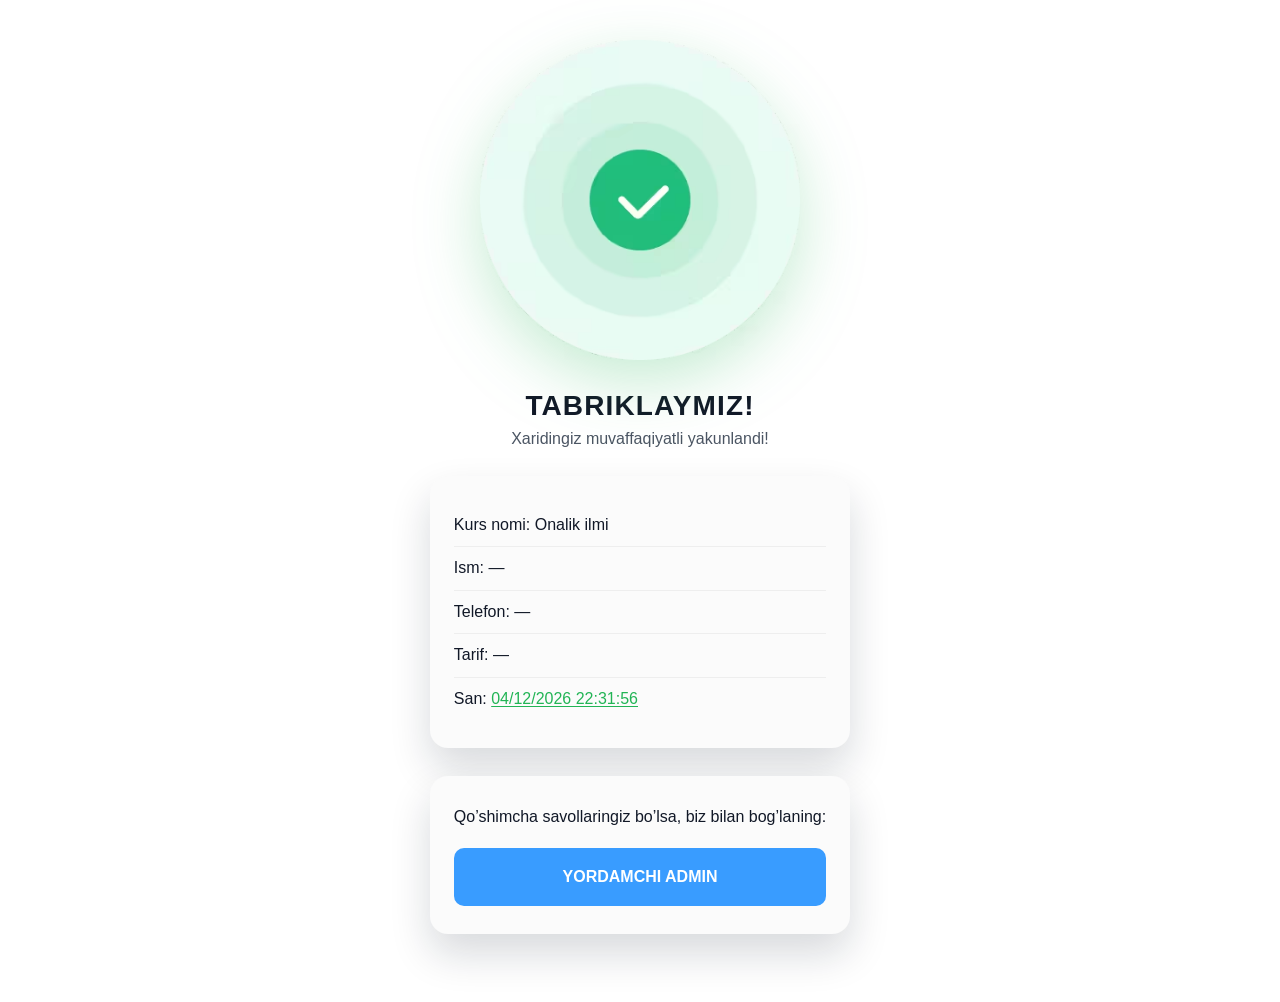
<file: pay/thankYou.html>
<!DOCTYPE html>
<html lang="uz">

<head>
  <meta charset="UTF-8" />
  <meta name="viewport" content="width=device-width,initial-scale=1" />
  <title>Tabriklaymiz</title>

  <style>
    * {
      margin: 0;
      padding: 0;
      box-sizing: border-box;
    }

    body {
      font-family: -apple-system, BlinkMacSystemFont, "Segoe UI", Roboto,
        "Helvetica Neue", Arial, sans-serif;
      background-color: #ffffff;
      color: #111827;
    }

    .page-wrapper {
      min-height: 100vh;
      display: flex;
      align-items: center;
      justify-content: center;
      padding: 40px 16px;
    }

    .content {
      max-width: 560px;
      text-align: center;
    }

    .check-icon {
      display: block;
      width: clamp(220px, 58vw, 320px);
      height: auto;
      margin: 0 auto 30px;
      filter: drop-shadow(0 22px 32px rgba(34, 180, 85, 0.26));
    }

    .title {
      font-size: 28px;
      font-weight: 800;
      letter-spacing: 0.04em;
      margin-bottom: 8px;
    }

    .subtitle {
      font-size: 16px;
      color: #4b5563;
      margin-bottom: 28px;
    }

    .details-card {
      background-color: #fbfbfb;
      border-radius: 18px;
      padding: 28px 24px;
      box-shadow: 0 20px 40px rgba(15, 23, 42, 0.16);
      text-align: left;
      margin: 0 auto 28px;
    }

    .detail-row {
      padding: 10px 0;
      border-bottom: 1px solid #eeeeee;
      font-size: 16px;
      line-height: 1.4;
    }

    .detail-row:last-child {
      border-bottom: none;
    }

    .detail-label {
      font-weight: 500;
    }

    .detail-value {
      font-weight: 500;
    }

    .detail-date {
      color: #22b455;
      text-decoration: underline;
      text-underline-offset: 2px;
    }

    .text-block {
      font-size: 16px;
      color: #111827;
      line-height: 1.6;
      margin-bottom: 18px;
    }

    .signature {
      font-size: 16px;
      font-weight: 500;
      color: #111827;
      text-align: left;
    }

    @media (max-width: 480px) {
      .details-card {
        padding: 22px 18px;
      }

      .title {
        font-size: 24px;
      }

      .subtitle {
        font-size: 15px;
      }

      .signature {
        text-align: center;
      }
    }
    .payment__btn {
  display: flex;
  justify-content: center;
  padding: 20px;
  width: 100%;
  background-color: #399cff;
  border-radius: 10px;
  font-family: MontserratSemiBold, sans-serif;
  font-weight: 600;
  color: #ffffff;
  text-decoration: none;
  transition: all 0.3s;
  text-transform: uppercase;
  border: none;
}
  </style>
</head>

<body>
  <div class="page-wrapper">
    <div class="content">
      <!-- Check icon -->
      <img src="./images/check.avif" alt="Tasdiqlandi" class="check-icon" width="320" height="320" />

      <h1 class="title">TABRIKLAYMIZ!</h1>
      <p class="subtitle">Xaridingiz muvaffaqiyatli yakunlandi!</p>

      <div class="details-card">
        <div class="detail-row">
          <span class="detail-label">Kurs nomi:</span>
          <span class="detail-value">Onalik ilmi</span>
        </div>
        <div class="detail-row">
          <span class="detail-label">Ism:</span>
          <span class="detail-value ism">—</span>
        </div>
        <div class="detail-row">
          <span class="detail-label">Telefon:</span>
          <span class="detail-value tel">—</span>
        </div>
        <div class="detail-row">
          <span class="detail-label">Tarif:</span>
          <span class="detail-value tarif">—</span>
        </div>
        <div class="detail-row">
          <span class="detail-label">San:</span>
          <span class="detail-value detail-date san">—</span>
        </div>
      </div>

      <div class="details-card">
        <p class="text-block" style="text-align: center;">
          Qo’shimcha savollaringiz bo’lsa, biz bilan bog’laning:
        </p>
  
        <a href="https://t.me/Nazarovaaacademy" class="payment__btn payment__btn--admin">Yordamchi admin</a>
        <!-- <a href="tel:+998995368090"
          style="background-color: #21BE7B;border-color: #21BE7B; margin-top: 15px; display: flex;"
          class="payment__btn payment__btn--admin">+998 99 536 80 90</a> -->
      </div>

    </div>
  </div>
  <script src="./js/thankYou.js"></script>
</body>

</html>
</file>
<file: css/main.css>
@font-face { font-family: "Gilroy"; src: url("/font/Gilroy-ExtraBold.woff2") format("woff2"); font-weight: 800; font-display: swap; } @font-face { font-family: "Gilroy"; src: url("/font/Gilroy-Medium.subset.woff2") format("woff2"); font-weight: 500; font-display: swap; } @font-face { font-family: "Gilroy"; src: url("/font/Gilroy-Regular.subset.woff2") format("woff2"); font-weight: 400; font-display: swap; } .homeModal, .homeModalOverlay { position: fixed; top: 0; height: 100vh; width: 100%; left: 0; } .homeModal { z-index: 30; justify-content: center; align-items: center; display: flex; } .homeModalOverlay { background-color: rgba(0, 0, 0, 0.3); backdrop-filter: blur(5px); } .homeFormContainer { position: relative; z-index: 30; background-color: #fff; color: #000; border-radius: 8px; padding: 20px 40px 40px; width: 100%; max-width: 520px; box-shadow: 0 4px 12px rgba(0, 0, 0, 0.1); margin: 0 20px; position: fixed; top: 50%; left: 50%; transform: translate(-50%, -50%); } .homeFormTop { display: flex; justify-content: space-between; } .homeFormTopTitle { font-family: Inter, sans-serif; font-size: clamp(21px, 6.6vw, 24px); margin: 0 0 20px; color: #000; font-weight: 600; text-align: center; margin-left: auto; margin-right: auto; } .closeButton { background: 0 0; border: none; cursor: pointer; padding: 4px; justify-content: center; align-items: center; display: flex; position: absolute; top: 20px; right: 20px; color: #000; } .homeFormErrorText { color: #e53e3e; margin-bottom: 12px; font-size: 14px; font-family: system-ui, -apple-system, BlinkMacSystemFont, "Segoe UI", sans-serif; padding-top: 5px; padding-bottom: 5px; } .HomeFormRowInput, .HomeFormRowLabel { font-family: system-ui, -apple-system, BlinkMacSystemFont, "Segoe UI", sans-serif; font-size: 18px; } .HomeFormRow { margin-bottom: 20px; } .HomeFormRowLabel { display: block; margin-bottom: 6px; color: #000; } .HomeFormRowInput { width: 100%; padding: 10px 16px; border: 1px solid #c9c9c9; min-height: 48px; background-color: #f3f7f8; border-radius: 6px; font-weight: 400; outline: 0; height: 50px; transition: border-color 0.2s; } .HomeFormRowInput:focus { border-color: #DCB379; } .HomeFormRowInput::placeholder { color: #aaa; } .HomeFormBtn { font-family: sans-serif; height: 60px; width: 100%; cursor: pointer; border-radius: 10px; transition: 0.3s; background: linear-gradient(87.05deg, #DCB379 17.99%, #E2BB84 49.64%, #FCE6BB 72.7%, #F0C890 93.02%); font-weight: 700; font-size: 28px; color: black; text-transform: uppercase; border: none; position: relative; display: flex; align-items: center; justify-content: center; } .phone-input-container { display: flex; align-items: center; position: relative; border: 1px solid #c9c9c9; background-color: transparent; border-radius: 6px; } .phone-input-container:focus { border-color: #e71f1f; } .selected-code { display: flex; color: #000; margin-left: 10px; } .country-selector { position: relative; margin-right: 10px; } .selected-country { display: flex; align-items: center; padding: 10px; padding-right: 0; border-radius: 6px; cursor: pointer; min-height: 50px; font-family: sans-serif !important; font-size: 18px; font-weight: 400 !important; min-width: max-content; border: none; background-color: transparent; } .country-dropdown { position: absolute; top: 110%; left: 0; width: 100%; background-color: #fff; border: 1px solid #c9c9c9; border-radius: 6px; box-shadow: 0 4px 12px rgba(0, 0, 0, 0.1); z-index: 40; max-height: 200px; overflow-y: auto; font-family: sans-serif !important; font-weight: 400 !important; } .country-option { display: flex; justify-content: space-between; align-items: center; padding: 10px; cursor: pointer; font-family: sans-serif; font-weight: 400 !important; } .country-option:hover { background-color: #f3f7f8; } .country-option.selected { background-color: #e6f0fa; } @media screen and (max-width: 768px) { .homeFormContainer { max-width: 100%; padding: 80px 20px 20px; margin: 0; border-radius: 6px; height: 100vh; } .homeFormTopTitle { text-align: center; max-width: 408px; margin-left: auto; margin-right: auto; font-weight: 700; margin-bottom: 15px; } .homeFormTop { flex-direction: column; align-items: flex-start; } .closeButton { width: 100%; height: 50px; background-color: #000; color: #fff; padding-right: 20px; top: 0; left: 0; justify-content: end; } .homeFormErrorText { font-size: 12px; margin-bottom: 8px; } .HomeFormRowLabel { margin-bottom: 6px; } .HomeFormRowInput { padding: 0 12px; min-height: 40px; background-color: transparent; } .HomeFormRowInput::placeholder { color: #a3a3a3; } .HomeFormBtn { font-size: 18px; font-weight: 700; margin-top: 24px; } } @media screen and (max-width: 480px) { .homeFormContainer { max-width: 100%; padding: 80px 20px 20px; margin: 0; border-radius: 6px; height: 100vh; } .homeFormTopTitle { text-align: center; margin: 0 auto 15px; } .homeFormErrorText { font-size: 12px; margin-bottom: 8px; } .HomeFormRowLabel { margin-bottom: 6px; } .HomeFormRowInput { padding: 0 12px; min-height: 40px; background-color: transparent; border-radius: 10px; } .HomeFormRowInput::placeholder { color: #a3a3a3; } .HomeFormBtn { font-size: 16px; padding: 10px 0; margin-top: 24px; height: 50px; } }
</file>
<file: a/css/main.css>
@font-face { font-family: "Gilroy"; src: url("/font/Gilroy-ExtraBold.woff2") format("woff2"); font-weight: 800; font-display: swap; } @font-face { font-family: "Gilroy"; src: url("/font/Gilroy-Medium.subset.woff2") format("woff2"); font-weight: 500; font-display: swap; } @font-face { font-family: "Gilroy"; src: url("/font/Gilroy-Regular.subset.woff2") format("woff2"); font-weight: 400; font-display: swap; } .homeModal, .homeModalOverlay { position: fixed; top: 0; height: 100vh; width: 100%; left: 0; } .homeModal { z-index: 30; justify-content: center; align-items: center; display: flex; } .homeModalOverlay { background-color: rgba(0, 0, 0, 0.3); backdrop-filter: blur(5px); } .homeFormContainer { position: relative; z-index: 30; background-color: #fff; color: #000; border-radius: 8px; padding: 20px 40px 40px; width: 100%; max-width: 520px; box-shadow: 0 4px 12px rgba(0, 0, 0, 0.1); margin: 0 20px; position: fixed; top: 50%; left: 50%; transform: translate(-50%, -50%); } .homeFormTop { display: flex; justify-content: space-between; } .homeFormTopTitle { font-family: Inter, sans-serif; font-size: clamp(21px, 6.6vw, 24px); margin: 0 0 20px; color: #000; font-weight: 600; text-align: center; margin-left: auto; margin-right: auto; } .closeButton { background: 0 0; border: none; cursor: pointer; padding: 4px; justify-content: center; align-items: center; display: flex; position: absolute; top: 20px; right: 20px; color: #000; } .homeFormErrorText { color: #e53e3e; margin-bottom: 12px; font-size: 14px; font-family: system-ui, -apple-system, BlinkMacSystemFont, "Segoe UI", sans-serif; padding-top: 5px; padding-bottom: 5px; } .HomeFormRowInput, .HomeFormRowLabel { font-family: system-ui, -apple-system, BlinkMacSystemFont, "Segoe UI", sans-serif; font-size: 18px; } .HomeFormRow { margin-bottom: 20px; } .HomeFormRowLabel { display: block; margin-bottom: 6px; color: #000; } .HomeFormRowInput { width: 100%; padding: 10px 16px; border: 1px solid #c9c9c9; min-height: 48px; background-color: #f3f7f8; border-radius: 6px; font-weight: 400; outline: 0; height: 50px; transition: border-color 0.2s; } .HomeFormRowInput:focus { border-color: #FDD19E; } .HomeFormRowInput::placeholder { color: #aaa; } .HomeFormBtn { font-family: sans-serif; height: 60px; width: 100%; cursor: pointer; border-radius: 18px; transition: 0.3s; font-weight: 700; font-size: 28px; color: black; background: linear-gradient(90deg, #FDD19E 0%, #FDE5C3 49.52%, #FDD19E 100%); box-shadow: 0px 5px 0px 0px #B1865D; text-transform: uppercase; border: none; position: relative; display: flex; align-items: center; justify-content: center; } .phone-input-container { display: flex; align-items: center; position: relative; border: 1px solid #c9c9c9; background-color: transparent; border-radius: 6px; } .phone-input-container:focus { border-color: #e71f1f; } .selected-code { display: flex; margin-left: 10px; } .country-selector { position: relative; margin-right: 10px; } .selected-country { color: #000; display: flex; align-items: center; padding: 10px; padding-right: 0; border-radius: 6px; cursor: pointer; min-height: 50px; font-family: sans-serif !important; font-size: 18px; font-weight: 400 !important; min-width: max-content; border: none; background-color: transparent; } .country-dropdown { position: absolute; top: 110%; left: 0; width: 100%; background-color: #fff; border: 1px solid #c9c9c9; border-radius: 6px; box-shadow: 0 4px 12px rgba(0, 0, 0, 0.1); z-index: 40; max-height: 200px; overflow-y: auto; font-family: sans-serif !important; font-weight: 400 !important; } .country-option { display: flex; justify-content: space-between; align-items: center; padding: 10px; cursor: pointer; font-family: sans-serif; font-weight: 400 !important; } .country-option:hover { background-color: #f3f7f8; } .country-option.selected { background-color: #e6f0fa; } @media screen and (max-width: 768px) { .homeFormContainer { max-width: 100%; padding: 80px 20px 20px; margin: 0; border-radius: 6px; height: 100vh; } .homeFormTopTitle { text-align: center; max-width: 408px; margin-left: auto; margin-right: auto; font-weight: 700; margin-bottom: 15px; } .homeFormTop { flex-direction: column; align-items: flex-start; } .closeButton { width: 100%; height: 50px; background-color: #000; color: #fff; padding-right: 20px; top: 0; left: 0; justify-content: end; } .homeFormErrorText { font-size: 12px; margin-bottom: 8px; } .HomeFormRowLabel { margin-bottom: 6px; } .HomeFormRowInput { padding: 0 12px; min-height: 40px; background-color: transparent; } .HomeFormRowInput::placeholder { color: #a3a3a3; } .HomeFormBtn { font-size: 18px; font-weight: 700; margin-top: 24px; } } @media screen and (max-width: 480px) { .homeFormContainer { max-width: 100%; padding: 80px 20px 20px; margin: 0; border-radius: 6px; height: 100vh; } .homeFormTopTitle { text-align: center; margin: 0 auto 15px; } .homeFormErrorText { font-size: 12px; margin-bottom: 8px; } .HomeFormRowLabel { margin-bottom: 6px; } .HomeFormRowInput { padding: 0 12px; min-height: 40px; background-color: transparent; border-radius: 10px; } .HomeFormRowInput::placeholder { color: #a3a3a3; } .HomeFormBtn { font-size: 16px; padding: 10px 0; margin-top: 24px; height: 50px; } }
</file>
<file: b/css/main.css>
@font-face { font-family: "Inria Serif"; src: url(../font/InriaSerif-Regular-subset.woff2); font-weight: 400; } @font-face { font-family: "Gilroy"; src: url("/font/Gilroy-ExtraBold.woff2") format("woff2"); font-weight: 800; font-display: swap; } @font-face { font-family: "Gilroy"; src: url("/font/Gilroy-Medium.subset.woff2") format("woff2"); font-weight: 500; font-display: swap; } @font-face { font-family: "Gilroy"; src: url("/font/Gilroy-Regular.subset.woff2") format("woff2"); font-weight: 400; font-display: swap; } .homeModal, .homeModalOverlay { position: fixed; top: 0; height: 100vh; width: 100%; left: 0; } .homeModal { z-index: 30; justify-content: center; align-items: center; display: flex; } .homeModalOverlay { background-color: rgba(0, 0, 0, 0.3); backdrop-filter: blur(5px); } .homeFormContainer { position: relative; z-index: 30; background-color: #fff; color: #000; border-radius: 8px; padding: 20px 40px 40px; width: 100%; max-width: 520px; box-shadow: 0 4px 12px rgba(0, 0, 0, 0.1); margin: 0 20px; position: fixed; top: 50%; left: 50%; transform: translate(-50%, -50%); } .homeFormTop { display: flex; justify-content: space-between; } .homeFormTopTitle { font-family: Inter, sans-serif; font-size: clamp(21px, 6.6vw, 24px); margin: 0 0 20px; color: #000; font-weight: 600; text-align: center; margin-left: auto; margin-right: auto; } .closeButton { background: 0 0; border: none; cursor: pointer; padding: 4px; justify-content: center; align-items: center; display: flex; position: absolute; top: 20px; right: 20px; color: #000; } .homeFormErrorText { color: #e53e3e; margin-bottom: 12px; font-size: 14px; font-family: system-ui, -apple-system, BlinkMacSystemFont, "Segoe UI", sans-serif; padding-top: 5px; padding-bottom: 5px; } .HomeFormRowInput, .HomeFormRowLabel { font-family: system-ui, -apple-system, BlinkMacSystemFont, "Segoe UI", sans-serif; font-size: 18px; } .HomeFormRow { margin-bottom: 20px; } .HomeFormRowLabel { display: block; margin-bottom: 6px; color: #000; } .HomeFormRowInput { width: 100%; padding: 10px 16px; border: 1px solid #c9c9c9; min-height: 48px; background-color: #f3f7f8; border-radius: 6px; font-weight: 400; outline: 0; height: 50px; transition: border-color 0.2s; } .HomeFormRowInput:focus { border-color: #7D1919; } .HomeFormRowInput::placeholder { color: #aaa; } .HomeFormBtn { font-family: sans-serif; height: 60px; width: 100%; cursor: pointer; border-radius: 10px; transition: 0.3s; background: linear-gradient(90deg, #7D1919 0%, #E36F73 50%, #7D1919 100%); font-weight: 700; font-size: 28px; color: white; text-transform: uppercase; border: none; position: relative; display: flex; align-items: center; justify-content: center; } .phone-input-container { display: flex; align-items: center; position: relative; border: 1px solid #c9c9c9; background-color: transparent; border-radius: 6px; } .phone-input-container:focus { border-color: #e71f1f; } .selected-code { display: flex; color: #000; margin-left: 10px; } .country-selector { position: relative; margin-right: 10px; } .selected-country { display: flex; align-items: center; padding: 10px; padding-right: 0; border-radius: 6px; cursor: pointer; min-height: 50px; font-family: sans-serif !important; font-size: 18px; font-weight: 400 !important; min-width: max-content; border: none; background-color: transparent; } .country-dropdown { position: absolute; top: 110%; left: 0; width: 100%; background-color: #fff; border: 1px solid #c9c9c9; border-radius: 6px; box-shadow: 0 4px 12px rgba(0, 0, 0, 0.1); z-index: 40; max-height: 200px; overflow-y: auto; font-family: sans-serif !important; font-weight: 400 !important; } .country-option { display: flex; justify-content: space-between; align-items: center; padding: 10px; cursor: pointer; font-family: sans-serif; font-weight: 400 !important; } .country-option:hover { background-color: #f3f7f8; } .country-option.selected { background-color: #e6f0fa; } @media screen and (max-width: 768px) { .homeFormContainer { max-width: 100%; padding: 80px 20px 20px; margin: 0; border-radius: 6px; height: 100vh; } .homeFormTopTitle { text-align: center; max-width: 408px; margin-left: auto; margin-right: auto; font-weight: 700; margin-bottom: 15px; } .homeFormTop { flex-direction: column; align-items: flex-start; } .closeButton { width: 100%; height: 50px; background-color: #000; color: #fff; padding-right: 20px; top: 0; left: 0; justify-content: end; } .homeFormErrorText { font-size: 12px; margin-bottom: 8px; } .HomeFormRowLabel { margin-bottom: 6px; } .HomeFormRowInput { padding: 0 12px; min-height: 40px; background-color: transparent; } .HomeFormRowInput::placeholder { color: #a3a3a3; } .HomeFormBtn { font-size: 18px; font-weight: 700; margin-top: 24px; } } @media screen and (max-width: 480px) { .homeFormContainer { max-width: 100%; padding: 80px 20px 20px; margin: 0; border-radius: 6px; height: 100vh; } .homeFormTopTitle { text-align: center; margin: 0 auto 15px; } .homeFormErrorText { font-size: 12px; margin-bottom: 8px; } .HomeFormRowLabel { margin-bottom: 6px; } .HomeFormRowInput { padding: 0 12px; min-height: 40px; background-color: transparent; border-radius: 10px; } .HomeFormRowInput::placeholder { color: #a3a3a3; } .HomeFormBtn { font-size: 16px; padding: 10px 0; margin-top: 24px; height: 50px; } }
</file>
<file: c/css/main.css>
@font-face { font-family: Karantina; src: url(../font/Karantina-Regular.subset.woff2); font-display: swap; font-weight: 400; } @font-face { font-family: Karantina; src: url(../font/Karantina-Bold-subset.woff2); font-display: swap; font-weight: 700; } .homeModal, .homeModalOverlay { position: fixed; top: 0; height: 100vh; width: 100%; left: 0; } .homeModal { z-index: 30; justify-content: center; align-items: center; display: flex; } .homeModalOverlay { background-color: rgba(0, 0, 0, 0.3); backdrop-filter: blur(5px); } .homeFormContainer { position: relative; z-index: 30; background-color: #fff; color: #000; border-radius: 8px; padding: 20px 40px 40px; width: 100%; max-width: 520px; box-shadow: 0 4px 12px rgba(0, 0, 0, 0.1); margin: 0 20px; position: fixed; top: 50%; left: 50%; transform: translate(-50%, -50%); } .homeFormTop { display: flex; justify-content: space-between; } .homeFormTopTitle { font-family: Inter, sans-serif; font-size: clamp(21px, 6.6vw, 24px); margin: 0 0 20px; color: #000; font-weight: 600; text-align: center; margin-left: auto; margin-right: auto; } .closeButton { background: 0 0; border: none; cursor: pointer; padding: 4px; justify-content: center; align-items: center; display: flex; position: absolute; top: 20px; right: 20px; color: #000; } .homeFormErrorText { color: #e53e3e; margin-bottom: 12px; font-size: 14px; font-family: system-ui, -apple-system, BlinkMacSystemFont, "Segoe UI", sans-serif; padding-top: 5px; padding-bottom: 5px; } .HomeFormRowInput, .HomeFormRowLabel { font-family: system-ui, -apple-system, BlinkMacSystemFont, "Segoe UI", sans-serif; font-size: 18px; } .HomeFormRow { margin-bottom: 20px; } .HomeFormRowLabel { display: block; margin-bottom: 6px; color: #000; } .HomeFormRowInput { width: 100%; padding: 10px 16px; border: 1px solid #c9c9c9; min-height: 48px; background-color: #f3f7f8; border-radius: 6px; font-weight: 400; outline: 0; height: 50px; transition: border-color 0.2s; } .HomeFormRowInput:focus { border-color: #FF4135; } .HomeFormRowInput::placeholder { color: #aaa; } .HomeFormBtn { font-family: sans-serif; height: 60px; width: 100%; cursor: pointer; border-radius: 10px; transition: 0.3s; font-weight: 700; background: linear-gradient(90deg, #FF4135 0%, #D3291F 100%); font-size: 28px; box-shadow: 0px 7px 0px 0px #A61911, 0px 4.18px 4.18px 0px #FFFFFF40 inset, 0px -4.18px 4.18px 0px #FFFFFF40 inset, -4.18px 0px 4.18px 0px #FFFFFF40 inset, 4.18px 0px 4.18px 0px #FFFFFF40 inset; color: white; text-transform: uppercase; border: none; position: relative; display: flex; align-items: center; justify-content: center; } .phone-input-container { display: flex; align-items: center; position: relative; border: 1px solid #c9c9c9; background-color: transparent; border-radius: 6px; } .phone-input-container:focus { border-color: #e71f1f; } .selected-code { display: flex; color: #000; margin-left: 10px; } .country-selector { position: relative; margin-right: 10px; } .selected-country { display: flex; align-items: center; padding: 10px; padding-right: 0; border-radius: 6px; cursor: pointer; min-height: 50px; font-family: sans-serif !important; font-size: 18px; font-weight: 400 !important; min-width: max-content; border: none; background-color: transparent; } .country-dropdown { position: absolute; top: 110%; left: 0; width: 100%; background-color: #fff; border: 1px solid #c9c9c9; border-radius: 6px; box-shadow: 0 4px 12px rgba(0, 0, 0, 0.1); z-index: 40; max-height: 200px; overflow-y: auto; font-family: sans-serif !important; font-weight: 400 !important; } .country-option { display: flex; justify-content: space-between; align-items: center; padding: 10px; cursor: pointer; font-family: sans-serif; font-weight: 400 !important; } .country-option:hover { background-color: #f3f7f8; } .country-option.selected { background-color: #e6f0fa; } @media screen and (max-width: 768px) { .homeFormContainer { max-width: 100%; padding: 80px 20px 20px; margin: 0; border-radius: 6px; height: 100vh; } .homeFormTopTitle { text-align: center; max-width: 408px; margin-left: auto; margin-right: auto; font-weight: 700; margin-bottom: 15px; } .homeFormTop { flex-direction: column; align-items: flex-start; } .closeButton { width: 100%; height: 50px; background-color: #000; color: #fff; padding-right: 20px; top: 0; left: 0; justify-content: end; } .homeFormErrorText { font-size: 12px; margin-bottom: 8px; } .HomeFormRowLabel { margin-bottom: 6px; } .HomeFormRowInput { padding: 0 12px; min-height: 40px; background-color: transparent; } .HomeFormRowInput::placeholder { color: #a3a3a3; } .HomeFormBtn { font-size: 18px; font-weight: 700; margin-top: 24px; } } @media screen and (max-width: 480px) { .homeFormContainer { max-width: 100%; padding: 80px 20px 20px; margin: 0; border-radius: 6px; height: 100vh; } .homeFormTopTitle { text-align: center; margin: 0 auto 15px; } .homeFormErrorText { font-size: 12px; margin-bottom: 8px; } .HomeFormRowLabel { margin-bottom: 6px; } .HomeFormRowInput { padding: 0 12px; min-height: 40px; background-color: transparent; border-radius: 10px; } .HomeFormRowInput::placeholder { color: #a3a3a3; } .HomeFormBtn { font-size: 16px; padding: 10px 0; margin-top: 24px; height: 50px; } }
</file>
<file: pay/css/index.css>
* {
  margin: 0;
  padding: 0;
  box-sizing: border-box;
}

@font-face {
  font-family: MontserratBold;
  src: url(../fonts/Montserrat-Bold.ttf);
  font-display: swap;
}

@font-face {
  font-family: MontserratSemiBold;
  src: url(../fonts/Montserrat-SemiBold.ttf);
  font-display: swap;
}

@font-face {
  font-family: MontserratMedium;
  src: url(../fonts/Montserrat-Medium.ttf);
  font-display: swap;
}

@font-face {
  font-family: MontserratNormal;
  src: url(../fonts/Montserrat-Regular.ttf);
  font-display: swap;
}
body {
  background-color: black;
}

.main {
  padding-top: 40px;
  padding-bottom: 106px;
}

.main-container {
  max-width: 500px;
  width: 100%;
  margin-left: auto;
  margin-right: auto;
  padding-left: 20px;
  padding-right: 20px;
}
.title{
  text-align: center;
  color: white;
  font-size: clamp(12px, 5vw, 24px);
  font-weight: 700;
  margin-bottom: 20px;
  text-transform: uppercase;
}
.title .muted,
.title span:not(.accent) {
  color: #fff;
}
.title .accent {
  color: #f5c76a;
  text-shadow: 0 0 12px rgba(245, 199, 106, 0.35);
}
.main-plan {
  width: 100%;
  background-color: #fff;
  border-radius: 30px;
  padding-bottom: 30px;
  padding: 0;
  padding-bottom: 20px;
}

.plan-header {
  padding: 20px 31px;
  border-top-left-radius: 30px;
  border-top-right-radius: 30px;
  margin-bottom: 24px;
  border-bottom: 1px solid #6b6b6b;
}

.line {
  margin-left: auto;
  margin-right: auto;
  display: flex;
  object-fit: contain;
}

.plan-header-bottom {
  display: flex;
  justify-content: space-between;
  max-width: 357px;
  margin-left: auto;
  margin-right: auto;
}
.plan-header-bottom-text {
  font-family: MontserratSemiBold, sans-serif;
  font-weight: 600;
  font-size: 15px;
  letter-spacing: 0%;
  text-align: center;
  color: #000;
}


.plan-title {
  font-family: MontserratBold, sans-serif;
  font-weight: 700;
  font-size: clamp(12px, 3.9vw, 20px);
  text-align: center;
  text-transform: uppercase;
  line-height: 125%;
  padding: 10px 20px;
  background-color: #022426;
  border-radius: 8px;
  color: white;
  max-width: 400px;
  margin-left: auto;
  margin-right: auto;
  max-width: 420px;
  margin-bottom: 10px;
}
.plan-date {
  font-family: MontserratNormal, sans-serif;
  font-size: 18px;
  text-align: center;
  margin-bottom: 11px;
  font-weight: normal;
}
b {
  font-family: MontserratBold, sans-serif;
  font-weight: 700;
}
.plan-description {
  font-family: MontserratBold, sans-serif;
  text-align: center;
  font-size: clamp(10px, 3.2vw, 16px);
  font-weight: bold;
  margin-bottom: 10px;
  margin-left: auto;
  margin-right: auto;
  border-radius: 10px;
  text-transform: uppercase;
}

.center {
  padding: 0 20px;
}
.plan-select-now {
  margin-left: auto;
  margin-right: auto;
  text-align: center;
  font-family: MontserratNormal, sans-serif;
  font-size: 11px;
  font-weight: normal;
  margin-bottom: 5px;
}
.plan-list {
  max-width: 323px;
  width: 100%;
  margin-left: auto;
  margin-right: auto;
  list-style: none;
  display: flex;
  flex-direction: column;
  gap: 15px;
}

.form {
  display: grid;
  grid-template-columns: 1fr;
  gap: 12px;
}
.form__col {
  display: grid;
  grid-template-columns: 1fr;
}

.label {
  font-family: MontserratSemiBold, sans-serif;
  font-size: 16px;
  margin-bottom: 2px;
}
.input {
  padding: 8px 12px;
  border-radius: 10px;
  border: 1px solid black;
  outline: none;
  font-size: 18px;
  width: 100%;
}

.plan-list-btn {
  font-family: MontserratSemiBold, sans-serif;
  width: 100%;
  text-align: center;
  background-color: #fe0000;
  box-shadow: 0px 6px 0px 0px #cf0116, 0px 24.84px 74.51px -11.29px #cd122533;
  border: none;
  padding: 9px 31px;
  border-radius: 8px;
  font-size: 18px;
  font-weight: 600;
  color: white;
  cursor: pointer;
  transition: all 0.3s;
  text-transform: uppercase;
}

footer {
  background-color: #131212;
  padding: 40px 0px;
  color: #fff;
  text-align: center;
}

.footer-container {
  max-width: 384px;
  width: 100%;
  margin-left: auto;
  margin-right: auto;
  padding: 20px;
  display: flex;
  flex-direction: column;
  justify-content: center;
  gap: 20px;
}

.footer-title {
  font-family: MontserratMedium, sans-serif;
  font-weight: 500;
  font-size: 16px;
  line-height: 1.5;
  text-align: center;
}

.contact {
  font-family: MontserratBold, sans-serif;
  font-weight: 700;
  font-size: 16px;
  line-height: 100%;
}

.address,
.disclaimer {
  font-family: MontserratNormal, sans-serif;
  font-weight: 400;
  font-size: 12px;
}

.disclaimer {
  text-align: center;
  max-width: 321px;
  margin-left: auto;
  margin-right: auto;
}

.footer__number {
  padding: 0 8px;
  border: 1px solid white;
  max-width: 180px;
  margin-left: auto;
  margin-right: auto;
  border-radius: 10px;
  font-family: MontserratNormal, sans-serif;
  font-size: 16px;
  color: white;
  text-decoration: none;
}

select {
  color: #000;
}

.footer__link-telegram {
  background-color: #d1444e;
  padding: 8px 12px;
  border-radius: 10px;
  max-width: 289px;
  display: flex;
  align-items: center;
  gap: 20px;
  font-family: MontserratSemiBold, sans-serif;
  font-size: 16px;
  font-weight: 600;
  color: white;
  text-decoration: none;
  margin-left: auto;
  margin-right: auto;
}
.footer__link-offerta {
  font-family: MontserratNormal, sans-serif;
  font-size: 16px;
  color: white;
}

@media (max-width: 490px) {
  .plan-header-bottom-text {
    font-size: 12px;
  }
}
</file>
<file: pay/css/main.css>
* {
  margin: 0;
  padding: 0;
  box-sizing: border-box;
}

@font-face {
  font-family: MontserratBold;
  src: url(../fonts/Montserrat-Bold.ttf);
  font-display: swap;
}

@font-face {
  font-family: MontserratSemiBold;
  src: url(../fonts/Montserrat-SemiBold.ttf);
  font-display: swap;
}

@font-face {
  font-family: MontserratMedium;
  src: url(../fonts/Montserrat-Medium.ttf);
  font-display: swap;
}

@font-face {
  font-family: MontserratNormal;
  src: url(../fonts/Montserrat-Regular.ttf);
  font-display: swap;
}
/* Subscribe Page Styles */
.prompt-container {
  background-color: #e8e8e8;
  min-height: 100vh;
  display: flex;
  align-items: center;
  justify-content: center;
  padding: 20px;
}

.prompt-box {
  background-color: white;
  border-radius: 20px;
  padding: 30px 20px;
  max-width: 400px;
  width: 100%;
  text-align: center;
  box-shadow: 0 4px 10px rgba(0, 0, 0, 0.1);
  position: relative;
}

.icon {
  margin-bottom: 20px;
}

.promeTitle {
  font-family: MontserratBold, sans-serif;
  font-size: 35px;
  margin-bottom: 15px;
}
.promeTitle > span {
  color: rgb(14, 178, 133);
}

.promtText {
  font-family: MontserratMedium, sans-serif;
  font-size: 16px;
  line-height: 1.5;
  margin-bottom: 20px;
}

.privacy-policy-container {
  margin-top: 20px;
  display: flex;
  align-items: center;
  gap: 5px;
}

#privacyCheckbox {
  width: 25px;
  height: 25px;
  accent-color: #007bff; /* Rangini ham o‘zgartirib bersin */
}
.privacy-label > span {
  color: #ff8461;
}

.privacy-label {
  font-size: 13px !important;
  font-family: MontserratNormal, sans-serif;
  font-weight: 400;
  margin-top: 0 !important;
  margin-bottom: 0 !important;
}
.subscribe-button {
  color: white;
  display: flex;
  cursor: pointer;
  background-color: #008ae7;
  box-shadow: 0px 7px 0px 0px rgba(0, 52, 86, 1);
  width: 100%;
  margin-left: auto;
  margin-right: auto;
  text-align: center;
  font-family: MontserratSemibold, sans-serif;
  font-weight: 600;
  font-size: 18px;
  line-height: 1.5;
  text-transform: uppercase;
  padding: 26px 63px;
  height: 70px;
  align-items: center;
  justify-content: center;
  border: none;
  border-radius: 78px;
  margin-bottom: 27px;
  text-decoration: none;
}

.payment {
  padding-top: 18px;
  padding-bottom: 76px;
}
.payment-container {
  max-width: 470px;
  width: 100%;
  margin-left: auto;
  margin-right: auto;
  padding-left: 16px;
  padding-right: 16px;
}
.payment__header {
  background: linear-gradient(128.56deg, #eff7ff 0%, #d7eaff 100%);
  border-radius: 15px;
  padding: 22px;
  margin-bottom: 21px;
}

.payment__title {
  font-family: MontserratBold, sans-serif;
  color: #2f3463;
  font-size: 22px;
  font-weight: bold;
  margin-bottom: 9px;
  text-transform: uppercase;
}
.size-8 {
  width: 49px;
  height: 49px;
}

.payment__tariff {
  font-family: MontserratNormal, sans-serif;
  font-weight: normal;
  font-size: 15px;
  color: #2f3463;
  margin-bottom: 17px;
  text-transform: capitalize;
}
.payment__price {
  font-family: MontserratBold, sans-serif;
  font-weight: bold;
  font-size: 26px;
  color: #2f3463;
  margin-bottom: 5px;
}
.payment__timer {
  display: flex;
  align-items: center;
  justify-content: space-between;
}
.payment__time {
  font-family: MontserratNormal, sans-serif;
  padding: 10px 20px;
  font-size: 17px;
  color: #ff0000;
  background-color: #fff;
  border-radius: 10px;
}

.payment__timer-label {
  max-width: 151px;
  width: 100%;
  font-family: MontserratMedium, sans-serif;
  font-size: 14px;
  color: #2f3463;
  line-height: 1.5;
}

.payment__instruction {
  padding: 20px;
  border-radius: 20px;
  margin-bottom: 20px;
  border: 1px solid #E6E7EB
}
.payment__step {
  font-family: MontserratNormal, sans-serif;
  font-size: 20px;
  font-weight: normal;
  color: #000000;
  margin-bottom: 22px;
}

.payment__card {
  background-color: #F6F6F6;
  border: 1px solid #e5e7eb;
  border-radius: 12px;
  margin-bottom: 20px;
  padding: 13px 14px 10px 14px;
  display: flex;
  flex-direction: column;
  text-decoration: none;
      --tw-shadow: 0 1px 3px 0 rgb(0 0 0 / .1), 0 1px 2px -1px rgb(0 0 0 / .1);
    --tw-shadow-colored: 0 1px 3px 0 var(--tw-shadow-color), 0 1px 2px -1px var(--tw-shadow-color);
    box-shadow: var(--tw-ring-offset-shadow, 0 0 #0000), var(--tw-ring-shadow, 0 0 #0000), var(--tw-shadow);
}
.payment__card-bottom {
  display: flex;
  align-items: center;
  justify-content: space-between;
}

.payment__card-right {
  display: flex;
  flex-direction: column;
  align-items: center;
  max-width: 91px;
  font-size: 12px;
  text-align: right;
  color: #8a8a8a;
  cursor: pointer;
  border: none;
  gap: 2px;
  background-color: transparent;
}
.payment__card-header {
  padding-bottom: 11px;
  border-bottom: 1px solid #e5e7eb;
  margin-bottom: 12px;
}

.payment__card-type {
  font-family: MontserratMedium;
  font-size: 20px;
  font-weight: 500;
  display: flex;
  align-items: center;
  gap: 5px;
}

.uzcard {
  width: 20px;
  height: 24px;
}
.visa {
  width: 47px;
  height: 14px;
}
.payment__card-amount {
  font-family: MontserratNormal, sans-serif;
  color: #000;
  font-weight: bold;
  font-size: 16px;
}

.payment__card-number {
  font-family: MontserratMedium, sans-serif;
  color: #000000;
  font-size: 20px;
}

.payment__card-name {
  font-family: MontserratMedium, sans-serif;
  font-size: 15px;
}

.payment__card--payme {
  display: flex;
  flex-direction: column;
  align-items: center;
  gap: 10px;
}
.payme {
  max-width: 80px;
  width: 100%;
  object-fit: cover;
}

.apelsin {
  max-width: 200px;
  width: 100%;
  object-fit: cover;
}
.mb-0 {
  margin-bottom: 0;
}
.uzumImg {
  max-width: 170px;
}
.payments__row {
  display: grid;
  grid-template-columns: 1fr 1fr;
  gap: 0.5rem;
  margin-bottom: 0.5rem;
}
.payme-text {
  font-family: MontserratNormal, sans-serif;
  font-size: 0.875rem;
  line-height: 1.25rem;
  font-weight: 400;
  color: #00000080;
}

.radioRow {
  display: grid;
  grid-template-columns: 1fr 1fr;
  align-items: center;
  gap: 5px;
  margin-bottom: 20px;
}
.radioBox {
  display: flex;
  align-items: center;
  gap: 5px;
  padding: 16px 10px;
  border: 1px solid #e5e7eb;
  border-radius: 10px;
  font-family: MontserratNormal, sans-serif;
  font-size: 13px;
  font-weight: 400;
  cursor: pointer;
}
.uploadCheck {
  padding: 20px 16px;
  display: flex;
  align-items: center;
  flex-direction: column;
  gap: 20px;
  font-family: MontserratMedium, sans-serif;
  font-size: 14px;
  font-weight: 500;
  border: 2px dashed #009FFF;
  border-radius: 10px;
  margin-bottom: 20px;
  cursor: pointer;
  background-color: #009FFF14;
  box-shadow: 0px 2px 4px 0px #B6B6B6;

}
.paymeBtn {
  max-width: 345px;
  width: 100%;
  height: 46px;
  display: flex;
  align-items: center;
  justify-content: center;
  text-decoration: none;
  color: #ffffff;
  font-size: 14px;
  font-family: MontserratSemiBold, Arial, sans-serif;
  line-height: 1.55;
  font-weight: 600;
  letter-spacing: 1px;
  text-transform: uppercase;
  border-radius: 30px 30px 30px 30px;
  background-color: #012425;
  background-position: center center;
  border-color: transparent;
  border-style: solid;
  transition: background-color 0.2s ease-in-out, color 0.2s ease-in-out,
    border-color 0.2s ease-in-out;
}
.payment__step {
  font-family: MontserratMedium, sans-serif;
  font-size: 16px;
  font-weight: 500;
  line-height: 1.5;
}
.payment__confirmation > svg {
  max-width: 138px;
  margin-left: auto;
  margin-right: auto;
  display: flex;
  margin-bottom: 25px;
}

.payment__btn {
  display: flex;
  justify-content: center;
  padding: 20px;
  width: 100%;
  background-color: #399cff;
  border-radius: 10px;
  font-family: MontserratSemiBold, sans-serif;
  font-weight: 600;
  color: #ffffff;
  text-decoration: none;
  transition: all 0.3s;
  text-transform: uppercase;
  border: none;
}

.payment__help {
  border-radius: 20px;
  padding: 20px;
  border: 1px solid #B8B8B8;
  background-color: #F6F6F6;
}

.payment__help-text {
  font-size: 18px;
  font-family: MontserratRegular, sans-serif;
  max-width: 256px;
  text-align: center;
  margin-left: auto;
  margin-right: auto;
  width: 100%;
  margin-bottom: 23px;
}
.payment__btn--admin {
  background-color: #d1444e;
  border: 1px solid #d1444e;
}

.payment__btn--telegram {
  border: 1px solid #3a9cff;
}
.uploadCheck > svg {
  min-width: 18px;
}

@media (max-width: 480px) {
  .radioBox {
    font-size: 10px;
  }
  .main-title {
    font-size: 22px;
  }
  .payment__title {
    font-size: 17px;
  }
  .payment__header {
    background-color: #d8ebff;
  }
  .main {
    padding-top: 30px;
  }
  .payment__card-number {
    font-size: 16px;
  }
  .payment__card-amount {
    font-size: 18px;
  }
  .payment__card-type {
    font-size: 17px;
  }
  .payment__card-name {
    font-size: 14px;
  }
}
</file>
